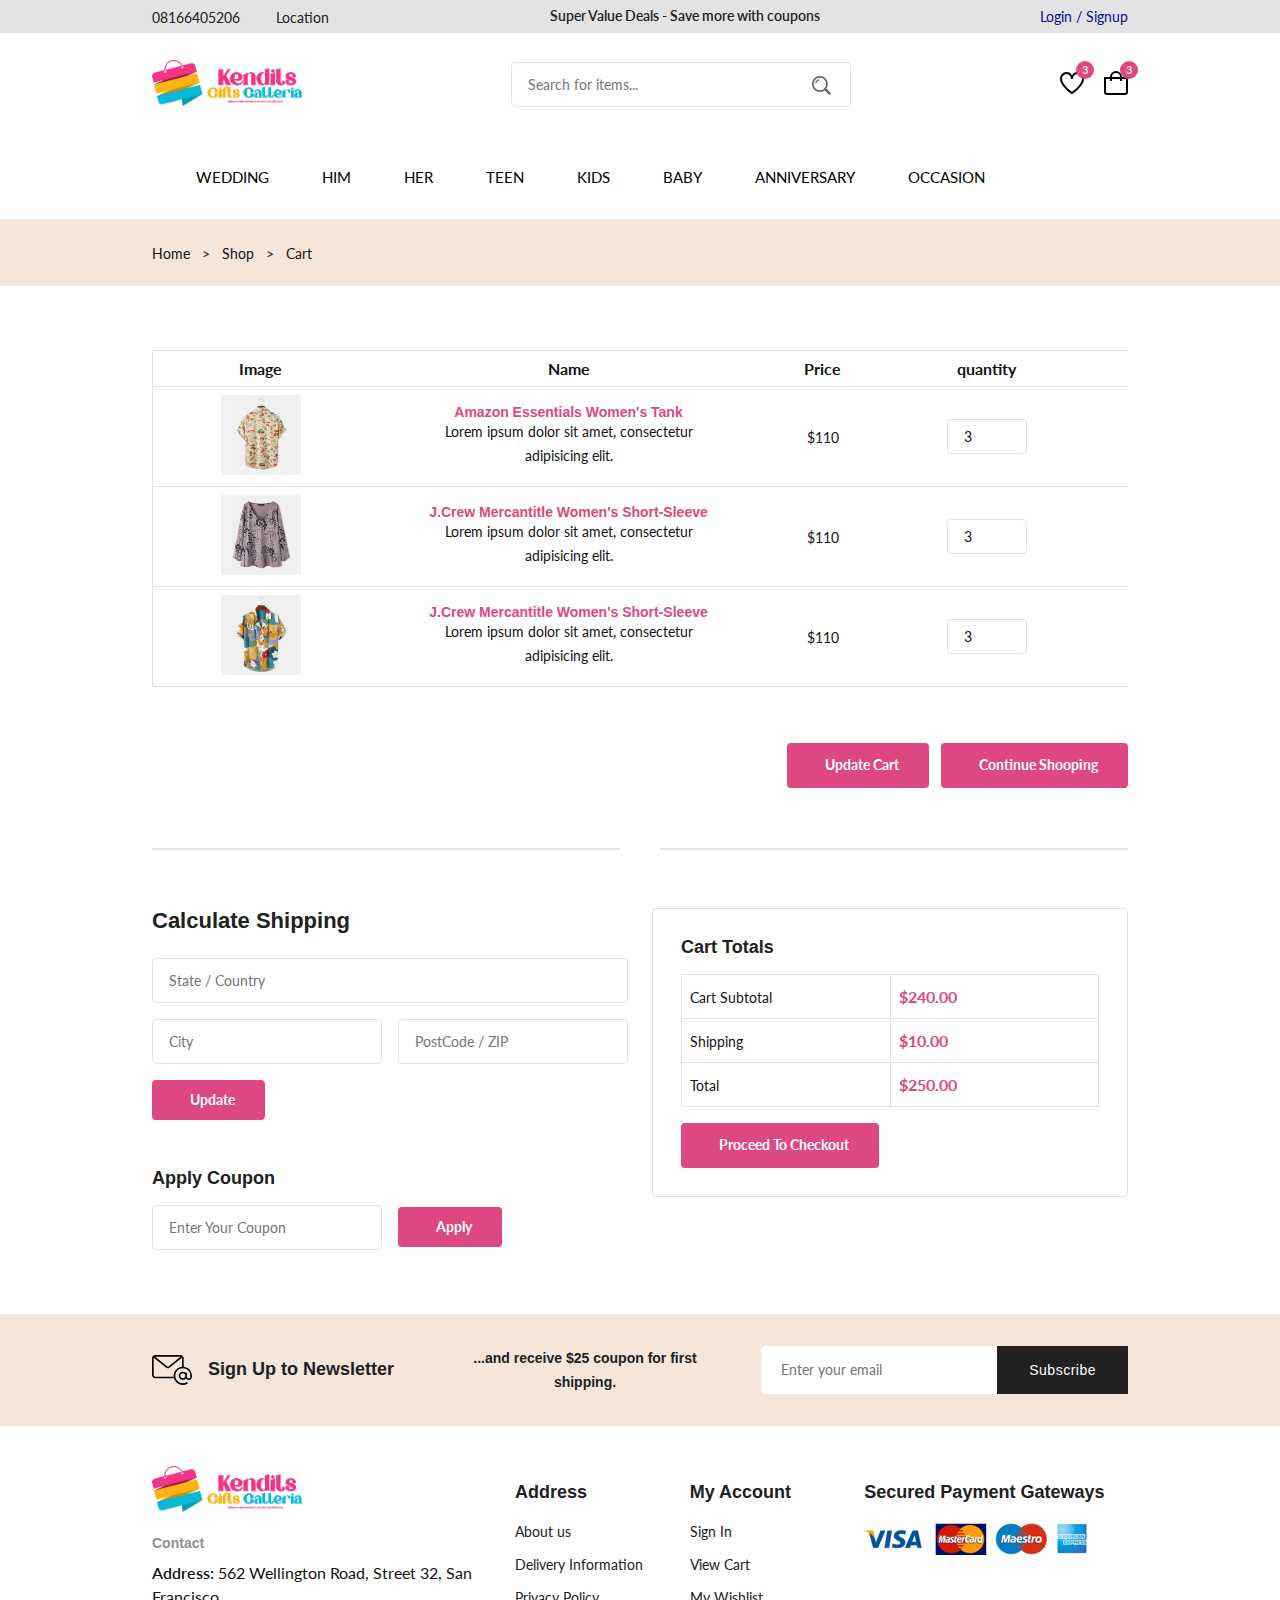
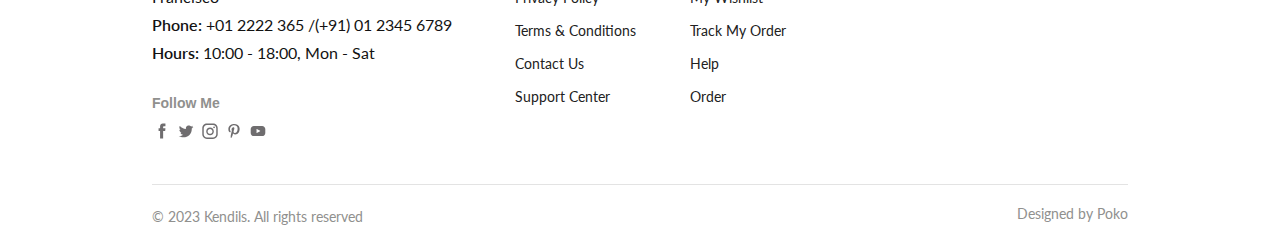
<file: carts.html>
<!DOCTYPE html>
<html lang="en">
  <head>
    <meta charset="UTF-8" />
    <meta name="viewport" content="width=device-width, initial-scale=1.0" />

    <!-- FLATICOIN -->
    <link
      rel="stylesheet"
      href="https://cdn-uicons.flaticon.com/uicons-regular-straight/css/uicons-regular-straight.css"
    />

    <!-- SWIPER CSS -->
    <link
      rel="stylesheet"
      href="https://cdn.jsdelivr.net/npm/swiper@10/swiper-bundle.min.css"
    />

    <!-- CSS -->
    <link rel="stylesheet" href="Assets/css/style.css" />
    <title>Cart</title>
  </head>
  <body>
    <!----- HEADER1 ----->
    <header class="header">
      <div class="header_top">
        <div class="header_container container">
          <div class="header_contact">
            <span>08166405206</span>

            <span>Location</span>
          </div>

          <p class="header_alert-news">
            Super Value Deals - Save more with coupons
          </p>

          <a href="login-register.html" class="header_top-action">
            Login / Signup
          </a>
        </div>
      </div>

      <nav class="nav container">
        <a href="index.html" class="nav_logo">
          <img src="Assets/img/kendilslogo.png" alt="" class="nav_logo-img" />
        </a>

        <div class="nav_menu" id="nav-menu">
          <!-- <ul class="nav_list">
        <li class="nav_item">
          <a href="" class="nav_link">Account</a>
        </li>

        <li class="nav_item">
          <a href="shop.html" class="nav_link">Shop</a>
        </li>

        <li class="nav_item">
          <a href="" class="nav_link">Live chat</a>
        </li>

        <li class="nav_item">
          <a href="" class="nav_link">Login</a>
        </li>
      </ul> -->

          <div class="header_search">
            <input
              type="text"
              placeholder="Search for items..."
              class="form_input"
            />

            <button class="search_btn">
              <img src="Assets/img/search.png" alt="" />
            </button>
          </div>
        </div>

        <div class="header_user-actions">
          <a href="wishlist.html" class="header_action-btn">
            <img src="Assets/img/icon-heart.svg" alt="" />
            <span class="count">3</span>
          </a>

          <a href="carts.html" class="header_action-btn">
            <img src="Assets/img/icon-cart.svg" alt="" />
            <span class="count">3</span>
          </a>
        </div>
      </nav>
    </header>

    <!-- HEADER2 -->
    <header class="header2">
      <div class="container">
        <div class="row v-center">
          <div class="header-item item-left">
            <!-- <div class="logo">
              <a href="#">My logo</a>
            </div> -->
          </div>
          <!-- Menu start here -->
          <div class="header-item item-center">
            <div class="menu-overlay"></div>
            <div class="menu">
              <div class="mobile-menu-head">
                <div class="go-back"><i class="fi-rs-angle-left"></i></div>
                <div class="current-menu-title"></div>
                <div class="mobile-menu-close">&times;</div>
              </div>
              <ul class="menu-main">
                <li class="menu-item-has-children">
                  <a href="shop.html"
                    >WEDDING <i class="fi-rs-angle-down"></i
                  ></a>
                  <div class="sub-menu single-column-menu">
                    <ul>
                      <li><a href="">Wedding Gifts</a></li>
                      <li><a href="">Bridal Shower</a></li>
                      <li><a href="">Brides Gifts</a></li>
                      <li><a href="">Grooms Gifts</a></li>
                      <li><a href="">Couples Wedding Gifts</a></li>
                      <li><a href="">Personalized Wedding Gifts</a></li>
                    </ul>
                  </div>
                </li>

                <li class="menu-item-has-children">
                  <a href="#">HIM<i class="fi-rs-angle-down"></i></a>
                  <div class="sub-menu mega-menu mega-menu-column-4">
                    <div class="list-item">
                      <h4 class="title">Recipient</h4>
                      <ul>
                        <li><a href="#">Gifts for Boyfriend</a></li>
                        <li><a href="#">Gifts for Husband</a></li>
                        <li><a href="#">Gifts for Dad</a></li>
                        <li><a href="#">Gifts for Grandpa</a></li>
                      </ul>
                    </div>

                    <div class="list-item">
                      <h4 class="title">Occasion</h4>

                      <ul>
                        <li><a href="#">Anniversary for Him</a></li>
                        <li><a href="#">Birthday Gifts for Him</a></li>
                        <li><a href="#">Wedding Gifts</a></li>
                        <li><a href="#">Graduation Gifts For Him</a></li>
                      </ul>
                      <h4 class="title">Personality</h4>
                      <ul>
                        <li><a href="#">Gifts for Sports Fans</a></li>
                        <li><a href="#">Gifts for Your Boss</a></li>
                        <li><a href="#">Gifts for Beer Lovers</a></li>
                      </ul>
                    </div>
                  </div>
                </li>

                <li class="menu-item-has-children">
                  <a href="#">HER<i class="fi-rs-angle-down"></i></a>
                  <div class="sub-menu mega-menu mega-menu-column-4">
                    <div class="list-item">
                      <h4 class="title">Recipient</h4>
                      <ul>
                        <li><a href="#">Gifts for Girlfriend</a></li>
                        <li><a href="#">Gifts for Wife</a></li>
                        <li><a href="#">Gifts for Mom</a></li>
                        <li><a href="#">Gifts for Grandma</a></li>
                      </ul>
                    </div>

                    <div class="list-item">
                      <h4 class="title">Occasion</h4>

                      <ul>
                        <li><a href="#">Anniversary for Her</a></li>
                        <li><a href="#">Birthday Gifts for Her</a></li>
                        <li><a href="#">Wedding Gifts</a></li>
                        <li><a href="#">Graduation Gifts For Her</a></li>
                      </ul>
                      <h4 class="title">Personality</h4>
                      <ul>
                        <li><a href="#">Friendship Gifts</a></li>
                        <li><a href="#">Host & Hostess Gifts</a></li>
                        <li><a href="#">Home Decor</a></li>
                      </ul>
                    </div>
                  </div>
                </li>

                <li class="menu-item-has-children">
                  <a href="shop.html">TEEN<i class="fi-rs-angle-down"></i></a>
                  <div class="sub-menu mega-menu mega-menu-column-4">
                    <div class="list-item">
                      <h4 class="title">Teen Boy Gifts</h4>
                      <ul>
                        <li><a href="#">Bestsellers</a></li>
                        <li><a href="#">Teen Boy Birthday Gifts</a></li>
                        <li><a href="#">Boy Confirmation Gifts</a></li>
                        <li><a href="#">Boy Graduation Gifts</a></li>
                      </ul>
                    </div>

                    <div class="list-item">
                      <h4 class="title">Teen Girl Gifts</h4>

                      <ul>
                        <li><a href="#">Bestsellers</a></li>
                        <li><a href="#">Teen Girl Birthday Gifts</a></li>
                        <li><a href="#">Girl Confirmation Gifts</a></li>
                        <li><a href="#">Graduation Gifts</a></li>
                      </ul>
                      <!-- <h4 class="title">Furniture</h4>
                      <ul>
                        <li><a href="#">Product List</a></li>
                        <li><a href="#">Product List</a></li>
                        <li><a href="#">Product List</a></li>
                      </ul> -->
                    </div>
                  </div>
                </li>

                <li class="menu-item-has-children">
                  <a href="shop.html">KIDS<i class="fi-rs-angle-down"></i></a>
                  <div class="sub-menu mega-menu mega-menu-column-4">
                    <div class="list-item">
                      <h4 class="title">Recipient</h4>
                      <ul>
                        <li><a href="#">Gifts for Boys</a></li>
                        <li><a href="#">Gifts for Girls</a></li>
                        <li><a href="#">Gifts for Tween Boys</a></li>
                        <li><a href="#">Gifts for Tween Girls</a></li>
                      </ul>
                      <h4 class="title">By Occasion</h4>
                      <ul>
                        <li><a href="#">Back to School</a></li>
                        <li><a href="#">Birthday Gifts for Kids</a></li>
                        <li><a href="#">First Communion Gifts</a></li>
                        <li><a href="#">Kindergarten Graduation</a></li>
                      </ul>
                    </div>

                    <div class="list-item">
                      <h4 class="title">By Age</h4>

                      <ul>
                        <li><a href="#">Gifts for 3 Year Olds</a></li>
                        <li><a href="#">Gifts for 4 Year Olds</a></li>
                        <li><a href="#">Gifts for 5 Year Olds</a></li>
                        <li><a href="#">Gifts for 6 Year Olds</a></li>
                        <li><a href="#">Gifts for 7 Year Olds</a></li>
                        <li><a href="#">Gifts for 8 Year Olds</a></li>
                        <li><a href="#">Gifts for 9 Year Olds</a></li>
                        <li><a href="#">Gifts for 10 Year Olds</a></li>
                      </ul>
                    </div>
                  </div>
                </li>

                <li class="menu-item-has-children">
                  <a href="shop.html">BABY<i class="fi-rs-angle-down"></i></a>
                  <div class="sub-menu mega-menu mega-menu-column-4">
                    <div class="list-item">
                      <h4 class="title">Occasion</h4>
                      <ul>
                        <li><a href="#">Baby Shower Gifts</a></li>
                        <li><a href="#">New Baby Gifts</a></li>
                        <li><a href="#">First Birthday Gifts</a></li>
                        <li><a href="#">Baptism Gifts</a></li>
                      </ul>
                    </div>

                    <div class="list-item">
                      <h4 class="title">By Age</h4>

                      <ul>
                        <li><a href="#">1 to 3 Month Old Gifts</a></li>
                        <li><a href="#">4 to 6 Month Old Gifts</a></li>
                        <li><a href="#">7 to 11 Month Old Gifts</a></li>
                        <li><a href="#">Gifts for 1 Year Olds</a></li>
                        <li><a href="#">Gifts for 2 Year Olds</a></li>
                      </ul>
                      <!-- <h4 class="title">Furniture</h4>
                      <ul>
                        <li><a href="#">Product List</a></li>
                        <li><a href="#">Product List</a></li>
                        <li><a href="#">Product List</a></li>
                      </ul> -->
                    </div>
                  </div>
                </li>

                <li class="menu-item-has-children">
                  <a href="shop.html"
                    >ANNIVERSARY<i class="fi-rs-angle-down"></i
                  ></a>
                  <div class="sub-menu mega-menu mega-menu-column-4">
                    <div class="list-item">
                      <!-- <h4 class="title">Men's Fashion</h4> -->
                      <ul>
                        <li><a href="#">Anniversary Gifts</a></li>
                        <li><a href="#">For Him</a></li>
                        <li><a href="#">For Her</a></li>
                        <li><a href="#">For the Couple</a></li>
                      </ul>
                    </div>

                    <div class="list-item">
                      <h4 class="title">Year</h4>

                      <ul>
                        <li><a href="#">1st Anniversary Gifts</a></li>
                        <li><a href="#">5th Anniversary Gifts</a></li>
                        <li><a href="#">10th Anniversary Gifts</a></li>
                        <li><a href="#">25th Anniversary Gifts</a></li>
                        <li><a href="#">50th Anniversary Gifts</a></li>
                      </ul>
                      <!-- <h4 class="title">Furniture</h4>
                      <ul>
                        <li><a href="#">Product List</a></li>
                        <li><a href="#">Product List</a></li>
                        <li><a href="#">Product List</a></li>
                      </ul> -->
                    </div>
                  </div>
                </li>

                <li class="menu-item-has-children">
                  <a href="#">OCCASION<i class="fi-rs-angle-down"></i></a>
                  <div class="sub-menu mega-menu mega-menu-column-4">
                    <div class="list-item">
                      <h4 class="title">Upcoming Holidays</h4>
                      <ul>
                        <li><a href="#">Back to School</a></li>
                        <li><a href="#">Grandparents Day (9/10)</a></li>
                      </ul>
                    </div>

                    <div class="list-item">
                      <h4 class="title">Top Occasions</h4>

                      <ul>
                        <li><a href="#">Anniversary Gifts</a></li>
                        <li><a href="#">Birthday Gifts</a></li>
                        <li><a href="#">Bridal Shower Gifts</a></li>
                        <li><a href="#">Congratulations Gifts</a></li>
                        <li><a href="#">Entertaining Gifts</a></li>
                        <li><a href="#">Get Well Soon Gifts</a></li>
                        <li><a href="#">Graduation Gifts</a></li>
                        <li><a href="#">Housewarming Gifts</a></li>
                        <li><a href="#">Religious Gifts</a></li>
                        <li><a href="#">Retirement Gifts</a></li>
                        <li><a href="#">Sympathy Gifts</a></li>
                        <li><a href="#">Thank You Gifts</a></li>
                        <li><a href="#">Wedding Gifts</a></li>
                      </ul>
                      <!-- <h4 class="title">Furniture</h4>
                      <ul>
                        <li><a href="#">Product List</a></li>
                        <li><a href="#">Product List</a></li>
                        <li><a href="#">Product List</a></li>
                      </ul> -->
                    </div>
                  </div>
                </li>

                <li class="menu-item-has-children">
                  <a href="login-register.html" class="mobile-login"
                    >Login / Signup</a
                  >
                </li>
              </ul>
            </div>
          </div>
          <!-- Menu end here -->
          <div class="header-item item-right">
            <!-- <a href="#"><i class="fi-rs-search"></i></a>
            <a href="#"><i class="fi-rs-search"></i></a>
            <a href="#"><i class="fi-rs-search"></i></a> -->
            <!-- mobile menu trigger -->
            <div class="mobile-menu-trigger">
              <span></span>
            </div>
          </div>
        </div>
      </div>
    </header>

    <!----- MAIN ----->
    <main class="main">
      <!----- BREADCRUMB ----->
      <section class="breadcrumb">
        <ul class="breadcrumb_list flex container">
          <li><a href="index.html" class="breadcrumb_link">Home</a></li>
          <li><span class="breadcrumb_link">></span></li>
          <li><span class="breadcrumb_link">Shop</span></li>
          <li><span class="breadcrumb_link">></span></li>
          <li><span class="breadcrumb_link">Cart</span></li>
        </ul>
      </section>

      <!----- CART ----->
      <section class="cart section_lg container">
        <div class="table_container">
          <table class="table">
            <tr>
              <th>Image</th>
              <th>Name</th>
              <th>Price</th>
              <th>quantity</th>
              <th>Subtotal</th>
              <th>Remove</th>
            </tr>

            <tr>
              <td>
                <img
                  src="Assets/img/product-1-2.jpg"
                  alt=""
                  class="table_img"
                />
              </td>

              <td>
                <h3 class="table_title">Amazon Essentials Women's Tank</h3>
                <p class="table_description">
                  Lorem ipsum dolor sit amet, consectetur adipisicing elit.
                </p>
              </td>

              <td><span class="table_price">$110</span></td>

              <td><input type="number" value="3" class="quantity" /></td>

              <td><span class="table_subtotal">$220</span></td>

              <td><i class="fi fi-rs-trash table_trash"></i></td>
            </tr>

            <tr>
              <td>
                <img
                  src="Assets/img/product-7-1.jpg"
                  alt=""
                  class="table_img"
                />
              </td>

              <td>
                <h3 class="table_title">
                  J.Crew Mercantitle Women's Short-Sleeve
                </h3>
                <p class="table_description">
                  Lorem ipsum dolor sit amet, consectetur adipisicing elit.
                </p>
              </td>

              <td><span class="table_price">$110</span></td>

              <td><input type="number" value="3" class="quantity" /></td>

              <td><span class="table_subtotal">$220</span></td>

              <td><i class="fi fi-rs-trash table_trash"></i></td>
            </tr>

            <tr>
              <td>
                <img
                  src="Assets/img/product-2-1.jpg"
                  alt=""
                  class="table_img"
                />
              </td>

              <td>
                <h3 class="table_title">
                  J.Crew Mercantitle Women's Short-Sleeve
                </h3>
                <p class="table_description">
                  Lorem ipsum dolor sit amet, consectetur adipisicing elit.
                </p>
              </td>

              <td><span class="table_price">$110</span></td>

              <td><input type="number" value="3" class="quantity" /></td>

              <td><span class="table_subtotal">$220</span></td>

              <td><i class="fi fi-rs-trash table_trash"></i></td>
            </tr>
          </table>
        </div>

        <div class="cart_actions">
          <a href="" class="btn flex btn-md">
            <i class="fi-rs-shuffle"></i> Update Cart
          </a>

          <a href="" class="btn flex btn-md">
            <i class="fi-rs-shopping-bag-add"></i> Continue Shooping
          </a>
        </div>

        <div class="divider">
          <i class="fi fi-rs-cart-minus"></i>
        </div>

        <div class="cart_group grid">
          <div>
            <div class="cart_shipping">
              <h3 class="section_title">Calculate Shipping</h3>

              <form action="" class="form grid">
                <input
                  type="text"
                  placeholder="State / Country"
                  class="form_input"
                />

                <div class="form_group grid">
                  <input type="text" placeholder="City" class="form_input" />

                  <input
                    type="text"
                    placeholder="PostCode / ZIP"
                    class="form_input"
                  />
                </div>

                <div class="form_btn">
                  <button class="btn flex btn-sm">
                    <i class="fi-rs-shuffle"></i>Update
                  </button>
                </div>
              </form>
            </div>

            <div class="cart_coupon">
              <h3 class="section_title">Apply Coupon</h3>

              <form action="" class="coupon_form form grid">
                <div class="form_group grid">
                  <input
                    type="text"
                    class="form_input"
                    placeholder="Enter Your Coupon"
                  />

                  <div class="form_btn">
                    <button class="btn flex btn-sm">
                      <i class="fi-rs-label"></i>Apply
                    </button>
                  </div>
                </div>
              </form>
            </div>
          </div>

          <div class="cart_total">
            <h3 class="section_title">Cart Totals</h3>

            <table class="cart_total-table">
              <tr>
                <td><span class="cart_total-title">Cart Subtotal</span></td>
                <td><span class="cart_total-price">$240.00</span></td>
              </tr>

              <tr>
                <td><span class="cart_total-title">Shipping</span></td>
                <td><span class="cart_total-price">$10.00</span></td>
              </tr>

              <tr>
                <td><span class="cart_total-title">Total</span></td>
                <td><span class="cart_total-price">$250.00</span></td>
              </tr>
            </table>

            <a href="checkout.html" class="btn flex btn-md">
              <i class="fi fi-rs-box-alt"></i>Proceed To Checkout
            </a>
          </div>
        </div>
      </section>

      <!----- NEWSLETTER ----->
      <section class="newsletter section">
        <div class="newsletter_container container grid">
          <h3 class="newsletter_title flex">
            <img
              src="Assets/img/icon-email.svg"
              alt=""
              class="newsletter_icon"
            />
            Sign Up to Newsletter
          </h3>

          <p class="newsletter_description">
            ...and receive $25 coupon for first shipping.
          </p>

          <form action="" class="newsletter_form">
            <input
              type="text"
              placeholder="Enter your email"
              class="newsletter_input"
            />
            <button type="submit" class="newsletter_btn">Subscribe</button>
          </form>
        </div>
      </section>
    </main>

    <!----- FOOTER ----->
    <footer class="footer container">
      <div class="footer_container grid">
        <div class="footer_content">
          <a href="index.html" class="footer_logo">
            <img
              src="Assets/img/kendilslogo.png"
              alt=""
              class="footer_logo-img"
            />
          </a>

          <h4 class="footer_subtitle">Contact</h4>

          <p class="footer_description">
            <span>Address:</span> 562 Wellington Road, Street 32, San Francisco
          </p>

          <p class="footer_description">
            <span>Phone:</span> +01 2222 365 /(+91) 01 2345 6789
          </p>

          <p class="footer_description">
            <span>Hours:</span> 10:00 - 18:00, Mon - Sat
          </p>

          <div class="footer_social">
            <h4 class="footer_subtitle">Follow Me</h4>

            <div class="footer_social-links flex">
              <a href="">
                <img
                  src="Assets/img/icon-facebook.svg"
                  alt=""
                  class="footer_social-icon"
                />
              </a>

              <a href="">
                <img
                  src="Assets/img/icon-twitter.svg"
                  alt=""
                  class="footer_social-icon"
                />
              </a>

              <a href="">
                <img
                  src="Assets/img/icon-instagram.svg"
                  alt=""
                  class="footer_social-icon"
                />
              </a>

              <a href="">
                <img
                  src="Assets/img/icon-pinterest.svg"
                  alt=""
                  class="footer_social-icon"
                />
              </a>

              <a href="">
                <img
                  src="Assets/img/icon-youtube.svg"
                  alt=""
                  class="footer_social-icon"
                />
              </a>
            </div>
          </div>
        </div>

        <div class="footer_content">
          <h3 class="footer_title">Address</h3>

          <ul class="footer_links">
            <li><a href="" class="footer_link">About us</a></li>
            <li><a href="" class="footer_link">Delivery Information</a></li>
            <li><a href="" class="footer_link">Privacy Policy</a></li>
            <li><a href="" class="footer_link">Terms & Conditions</a></li>
            <li><a href="" class="footer_link">Contact Us</a></li>
            <li><a href="" class="footer_link">Support Center</a></li>
          </ul>
        </div>

        <div class="footer_content">
          <h3 class="footer_title">My Account</h3>

          <ul class="footer_links">
            <li><a href="" class="footer_link">Sign In</a></li>
            <li><a href="" class="footer_link">View Cart</a></li>
            <li><a href="" class="footer_link">My Wishlist</a></li>
            <li><a href="" class="footer_link">Track My Order</a></li>
            <li><a href="" class="footer_link">Help</a></li>
            <li><a href="" class="footer_link">Order</a></li>
          </ul>
        </div>

        <div class="footer_content">
          <h3 class="footer_title">Secured Payment Gateways</h3>

          <img src="Assets/img/payment-method.png" alt="" class="payment_img" />
        </div>
      </div>

      <div class="footer_bottom">
        <p class="copyright">&copy; 2023 Kendils. All rights reserved</p>
        <span class="designer">Designed by Poko</span>
      </div>
    </footer>

    <!----- SWIPER JS ----->
    <script src="https://cdn.jsdelivr.net/npm/swiper@10/swiper-bundle.min.js"></script>

    <!----- MAIN JS ----->
    <script src="Assets/js/main.js"></script>
  </body>
</html>
</file>
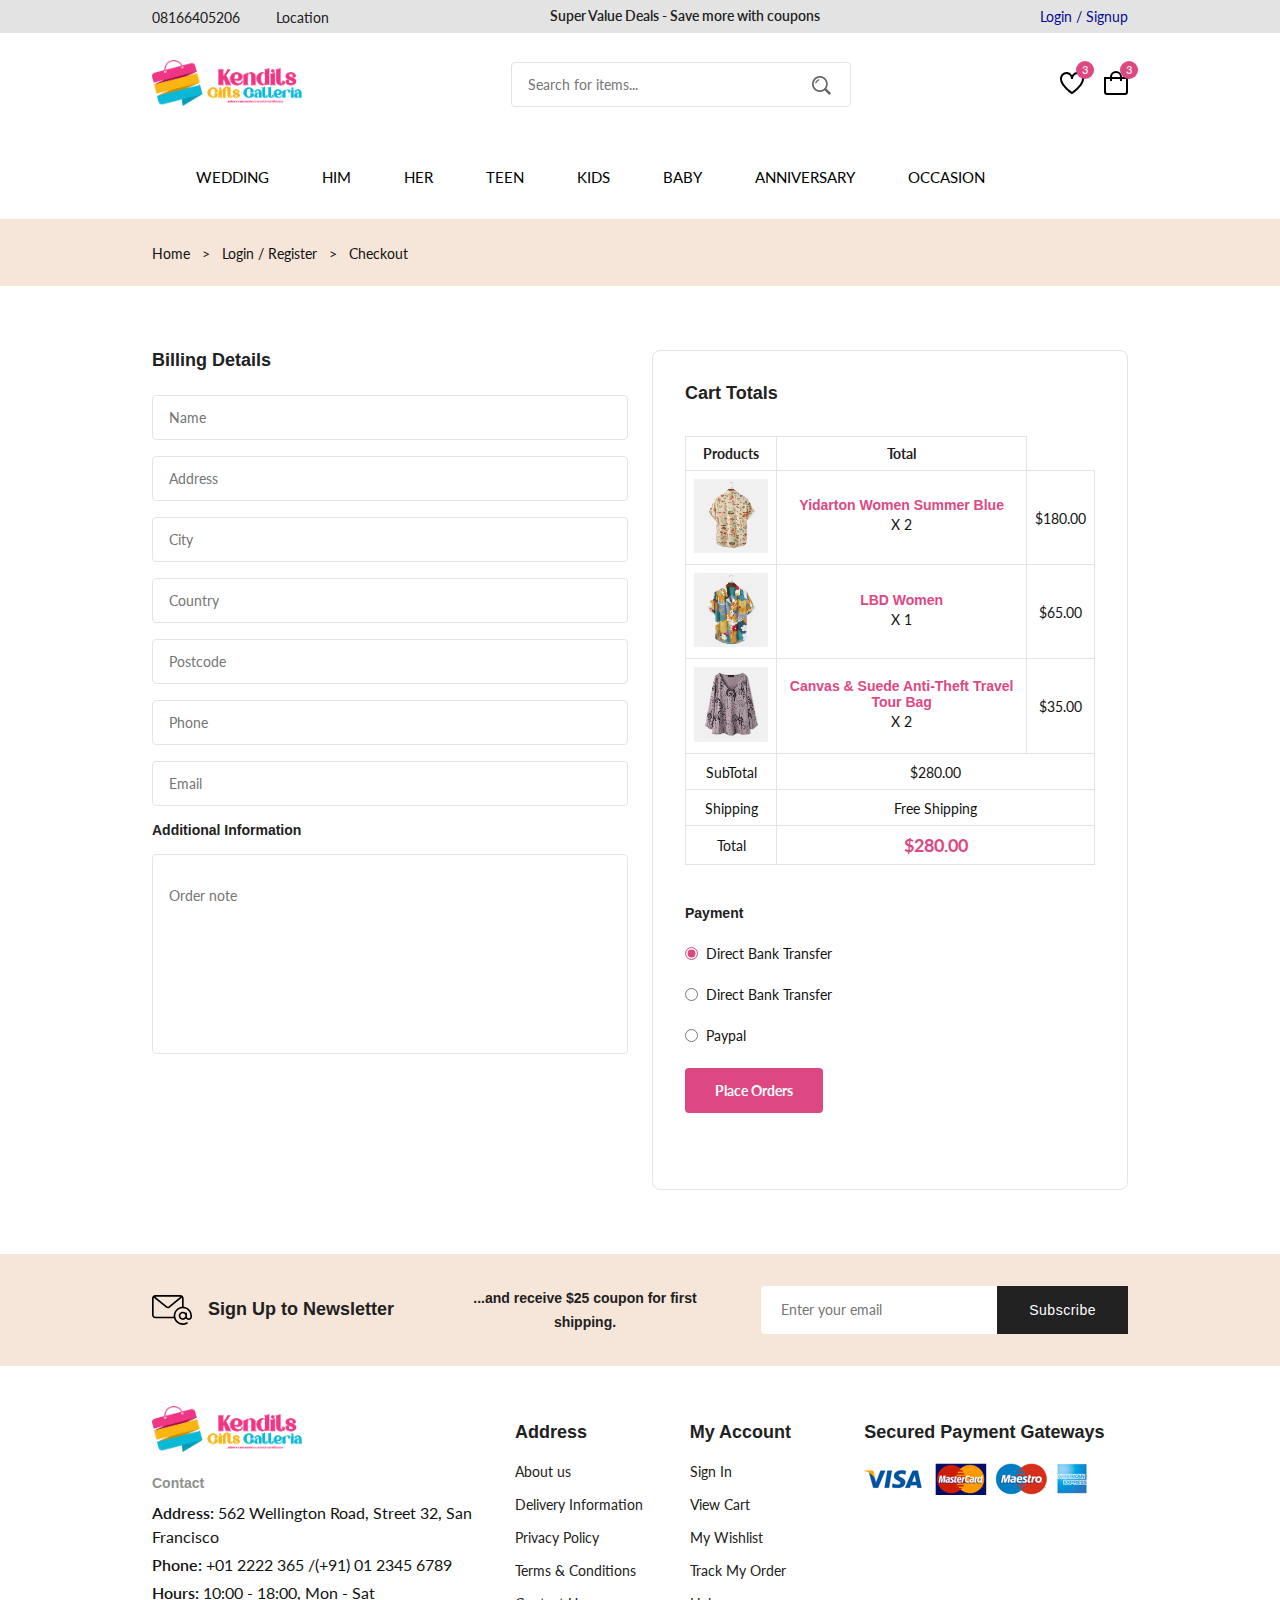
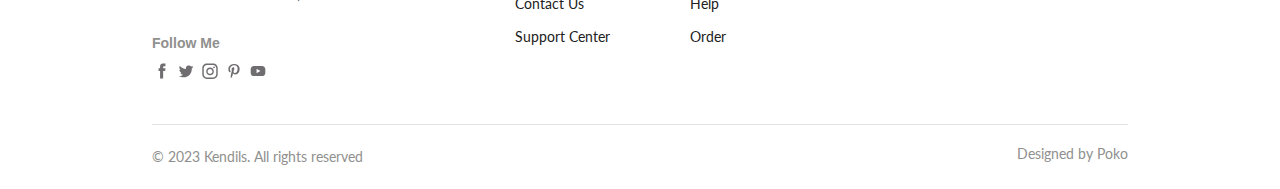
<file: checkout.html>
<!DOCTYPE html>
<html lang="en">
  <head>
    <meta charset="UTF-8" />
    <meta name="viewport" content="width=device-width, initial-scale=1.0" />

    <!-- FLATICOIN -->
    <link
      rel="stylesheet"
      href="https://cdn-uicons.flaticon.com/uicons-regular-straight/css/uicons-regular-straight.css"
    />

    <!-- SWIPER CSS -->
    <link
      rel="stylesheet"
      href="https://cdn.jsdelivr.net/npm/swiper@10/swiper-bundle.min.css"
    />

    <!-- CSS -->
    <link rel="stylesheet" href="Assets/css/style.css" />
    <title>Checkout</title>
  </head>
  <body>
    <!----- HEADER1 ----->
    <header class="header">
      <div class="header_top">
        <div class="header_container container">
          <div class="header_contact">
            <span>08166405206</span>

            <span>Location</span>
          </div>

          <p class="header_alert-news">
            Super Value Deals - Save more with coupons
          </p>

          <a href="login-register.html" class="header_top-action">
            Login / Signup
          </a>
        </div>
      </div>

      <nav class="nav container">
        <a href="index.html" class="nav_logo">
          <img src="Assets/img/kendilslogo.png" alt="" class="nav_logo-img" />
        </a>

        <div class="nav_menu" id="nav-menu">
          <!-- <ul class="nav_list">
          <li class="nav_item">
            <a href="" class="nav_link">Account</a>
          </li>

          <li class="nav_item">
            <a href="shop.html" class="nav_link">Shop</a>
          </li>

          <li class="nav_item">
            <a href="" class="nav_link">Live chat</a>
          </li>

          <li class="nav_item">
            <a href="" class="nav_link">Login</a>
          </li>
        </ul> -->

          <div class="header_search">
            <input
              type="text"
              placeholder="Search for items..."
              class="form_input"
            />

            <button class="search_btn">
              <img src="Assets/img/search.png" alt="" />
            </button>
          </div>
        </div>

        <div class="header_user-actions">
          <a href="wishlist.html" class="header_action-btn">
            <img src="Assets/img/icon-heart.svg" alt="" />
            <span class="count">3</span>
          </a>

          <a href="carts.html" class="header_action-btn">
            <img src="Assets/img/icon-cart.svg" alt="" />
            <span class="count">3</span>
          </a>
        </div>
      </nav>
    </header>

    <!-- HEADER2 -->
    <header class="header2">
      <div class="container">
        <div class="row v-center">
          <div class="header-item item-left">
            <!-- <div class="logo">
              <a href="#">My logo</a>
            </div> -->
          </div>
          <!-- Menu start here -->
          <div class="header-item item-center">
            <div class="menu-overlay"></div>
            <div class="menu">
              <div class="mobile-menu-head">
                <div class="go-back"><i class="fi-rs-angle-left"></i></div>
                <div class="current-menu-title"></div>
                <div class="mobile-menu-close">&times;</div>
              </div>
              <ul class="menu-main">
                <li class="menu-item-has-children">
                  <a href="shop.html"
                    >WEDDING <i class="fi-rs-angle-down"></i
                  ></a>
                  <div class="sub-menu single-column-menu">
                    <ul>
                      <li><a href="">Wedding Gifts</a></li>
                      <li><a href="">Bridal Shower</a></li>
                      <li><a href="">Brides Gifts</a></li>
                      <li><a href="">Grooms Gifts</a></li>
                      <li><a href="">Couples Wedding Gifts</a></li>
                      <li><a href="">Personalized Wedding Gifts</a></li>
                    </ul>
                  </div>
                </li>

                <li class="menu-item-has-children">
                  <a href="#">HIM<i class="fi-rs-angle-down"></i></a>
                  <div class="sub-menu mega-menu mega-menu-column-4">
                    <div class="list-item">
                      <h4 class="title">Recipient</h4>
                      <ul>
                        <li><a href="#">Gifts for Boyfriend</a></li>
                        <li><a href="#">Gifts for Husband</a></li>
                        <li><a href="#">Gifts for Dad</a></li>
                        <li><a href="#">Gifts for Grandpa</a></li>
                      </ul>
                    </div>

                    <div class="list-item">
                      <h4 class="title">Occasion</h4>

                      <ul>
                        <li><a href="#">Anniversary for Him</a></li>
                        <li><a href="#">Birthday Gifts for Him</a></li>
                        <li><a href="#">Wedding Gifts</a></li>
                        <li><a href="#">Graduation Gifts For Him</a></li>
                      </ul>
                      <h4 class="title">Personality</h4>
                      <ul>
                        <li><a href="#">Gifts for Sports Fans</a></li>
                        <li><a href="#">Gifts for Your Boss</a></li>
                        <li><a href="#">Gifts for Beer Lovers</a></li>
                      </ul>
                    </div>
                  </div>
                </li>

                <li class="menu-item-has-children">
                  <a href="#">HER<i class="fi-rs-angle-down"></i></a>
                  <div class="sub-menu mega-menu mega-menu-column-4">
                    <div class="list-item">
                      <h4 class="title">Recipient</h4>
                      <ul>
                        <li><a href="#">Gifts for Girlfriend</a></li>
                        <li><a href="#">Gifts for Wife</a></li>
                        <li><a href="#">Gifts for Mom</a></li>
                        <li><a href="#">Gifts for Grandma</a></li>
                      </ul>
                    </div>

                    <div class="list-item">
                      <h4 class="title">Occasion</h4>

                      <ul>
                        <li><a href="#">Anniversary for Her</a></li>
                        <li><a href="#">Birthday Gifts for Her</a></li>
                        <li><a href="#">Wedding Gifts</a></li>
                        <li><a href="#">Graduation Gifts For Her</a></li>
                      </ul>
                      <h4 class="title">Personality</h4>
                      <ul>
                        <li><a href="#">Friendship Gifts</a></li>
                        <li><a href="#">Host & Hostess Gifts</a></li>
                        <li><a href="#">Home Decor</a></li>
                      </ul>
                    </div>
                  </div>
                </li>

                <li class="menu-item-has-children">
                  <a href="shop.html">TEEN<i class="fi-rs-angle-down"></i></a>
                  <div class="sub-menu mega-menu mega-menu-column-4">
                    <div class="list-item">
                      <h4 class="title">Teen Boy Gifts</h4>
                      <ul>
                        <li><a href="#">Bestsellers</a></li>
                        <li><a href="#">Teen Boy Birthday Gifts</a></li>
                        <li><a href="#">Boy Confirmation Gifts</a></li>
                        <li><a href="#">Boy Graduation Gifts</a></li>
                      </ul>
                    </div>

                    <div class="list-item">
                      <h4 class="title">Teen Girl Gifts</h4>

                      <ul>
                        <li><a href="#">Bestsellers</a></li>
                        <li><a href="#">Teen Girl Birthday Gifts</a></li>
                        <li><a href="#">Girl Confirmation Gifts</a></li>
                        <li><a href="#">Graduation Gifts</a></li>
                      </ul>
                      <!-- <h4 class="title">Furniture</h4>
                      <ul>
                        <li><a href="#">Product List</a></li>
                        <li><a href="#">Product List</a></li>
                        <li><a href="#">Product List</a></li>
                      </ul> -->
                    </div>
                  </div>
                </li>

                <li class="menu-item-has-children">
                  <a href="shop.html">KIDS<i class="fi-rs-angle-down"></i></a>
                  <div class="sub-menu mega-menu mega-menu-column-4">
                    <div class="list-item">
                      <h4 class="title">Recipient</h4>
                      <ul>
                        <li><a href="#">Gifts for Boys</a></li>
                        <li><a href="#">Gifts for Girls</a></li>
                        <li><a href="#">Gifts for Tween Boys</a></li>
                        <li><a href="#">Gifts for Tween Girls</a></li>
                      </ul>
                      <h4 class="title">By Occasion</h4>
                      <ul>
                        <li><a href="#">Back to School</a></li>
                        <li><a href="#">Birthday Gifts for Kids</a></li>
                        <li><a href="#">First Communion Gifts</a></li>
                        <li><a href="#">Kindergarten Graduation</a></li>
                      </ul>
                    </div>

                    <div class="list-item">
                      <h4 class="title">By Age</h4>

                      <ul>
                        <li><a href="#">Gifts for 3 Year Olds</a></li>
                        <li><a href="#">Gifts for 4 Year Olds</a></li>
                        <li><a href="#">Gifts for 5 Year Olds</a></li>
                        <li><a href="#">Gifts for 6 Year Olds</a></li>
                        <li><a href="#">Gifts for 7 Year Olds</a></li>
                        <li><a href="#">Gifts for 8 Year Olds</a></li>
                        <li><a href="#">Gifts for 9 Year Olds</a></li>
                        <li><a href="#">Gifts for 10 Year Olds</a></li>
                      </ul>
                    </div>
                  </div>
                </li>

                <li class="menu-item-has-children">
                  <a href="shop.html">BABY<i class="fi-rs-angle-down"></i></a>
                  <div class="sub-menu mega-menu mega-menu-column-4">
                    <div class="list-item">
                      <h4 class="title">Occasion</h4>
                      <ul>
                        <li><a href="#">Baby Shower Gifts</a></li>
                        <li><a href="#">New Baby Gifts</a></li>
                        <li><a href="#">First Birthday Gifts</a></li>
                        <li><a href="#">Baptism Gifts</a></li>
                      </ul>
                    </div>

                    <div class="list-item">
                      <h4 class="title">By Age</h4>

                      <ul>
                        <li><a href="#">1 to 3 Month Old Gifts</a></li>
                        <li><a href="#">4 to 6 Month Old Gifts</a></li>
                        <li><a href="#">7 to 11 Month Old Gifts</a></li>
                        <li><a href="#">Gifts for 1 Year Olds</a></li>
                        <li><a href="#">Gifts for 2 Year Olds</a></li>
                      </ul>
                      <!-- <h4 class="title">Furniture</h4>
                      <ul>
                        <li><a href="#">Product List</a></li>
                        <li><a href="#">Product List</a></li>
                        <li><a href="#">Product List</a></li>
                      </ul> -->
                    </div>
                  </div>
                </li>

                <li class="menu-item-has-children">
                  <a href="shop.html"
                    >ANNIVERSARY<i class="fi-rs-angle-down"></i
                  ></a>
                  <div class="sub-menu mega-menu mega-menu-column-4">
                    <div class="list-item">
                      <!-- <h4 class="title">Men's Fashion</h4> -->
                      <ul>
                        <li><a href="#">Anniversary Gifts</a></li>
                        <li><a href="#">For Him</a></li>
                        <li><a href="#">For Her</a></li>
                        <li><a href="#">For the Couple</a></li>
                      </ul>
                    </div>

                    <div class="list-item">
                      <h4 class="title">Year</h4>

                      <ul>
                        <li><a href="#">1st Anniversary Gifts</a></li>
                        <li><a href="#">5th Anniversary Gifts</a></li>
                        <li><a href="#">10th Anniversary Gifts</a></li>
                        <li><a href="#">25th Anniversary Gifts</a></li>
                        <li><a href="#">50th Anniversary Gifts</a></li>
                      </ul>
                      <!-- <h4 class="title">Furniture</h4>
                      <ul>
                        <li><a href="#">Product List</a></li>
                        <li><a href="#">Product List</a></li>
                        <li><a href="#">Product List</a></li>
                      </ul> -->
                    </div>
                  </div>
                </li>

                <li class="menu-item-has-children">
                  <a href="#">OCCASION<i class="fi-rs-angle-down"></i></a>
                  <div class="sub-menu mega-menu mega-menu-column-4">
                    <div class="list-item">
                      <h4 class="title">Upcoming Holidays</h4>
                      <ul>
                        <li><a href="#">Back to School</a></li>
                        <li><a href="#">Grandparents Day (9/10)</a></li>
                      </ul>
                    </div>

                    <div class="list-item">
                      <h4 class="title">Top Occasions</h4>

                      <ul>
                        <li><a href="#">Anniversary Gifts</a></li>
                        <li><a href="#">Birthday Gifts</a></li>
                        <li><a href="#">Bridal Shower Gifts</a></li>
                        <li><a href="#">Congratulations Gifts</a></li>
                        <li><a href="#">Entertaining Gifts</a></li>
                        <li><a href="#">Get Well Soon Gifts</a></li>
                        <li><a href="#">Graduation Gifts</a></li>
                        <li><a href="#">Housewarming Gifts</a></li>
                        <li><a href="#">Religious Gifts</a></li>
                        <li><a href="#">Retirement Gifts</a></li>
                        <li><a href="#">Sympathy Gifts</a></li>
                        <li><a href="#">Thank You Gifts</a></li>
                        <li><a href="#">Wedding Gifts</a></li>
                      </ul>
                      <!-- <h4 class="title">Furniture</h4>
                      <ul>
                        <li><a href="#">Product List</a></li>
                        <li><a href="#">Product List</a></li>
                        <li><a href="#">Product List</a></li>
                      </ul> -->
                    </div>
                  </div>
                </li>

                <li class="menu-item-has-children">
                  <a href="login-register.html" class="mobile-login"
                    >Login / Signup</a
                  >
                </li>
              </ul>
            </div>
          </div>
          <!-- Menu end here -->
          <div class="header-item item-right">
            <!-- <a href="#"><i class="fi-rs-search"></i></a>
            <a href="#"><i class="fi-rs-search"></i></a>
            <a href="#"><i class="fi-rs-search"></i></a> -->
            <!-- mobile menu trigger -->
            <div class="mobile-menu-trigger">
              <span></span>
            </div>
          </div>
        </div>
      </div>
    </header>

    <!----- MAIN ----->
    <main class="main">
      <!----- BREADCRUMB ----->
      <section class="breadcrumb">
        <ul class="breadcrumb_list flex container">
          <li><a href="index.html" class="breadcrumb_link">Home</a></li>
          <li><span class="breadcrumb_link">></span></li>
          <li><span class="breadcrumb_link">Login / Register</span></li>
          <li><span class="breadcrumb_link">></span></li>
          <li><span class="breadcrumb_link">Checkout</span></li>
        </ul>
      </section>

      <!----- CHECKOUT ----->
      <section class="checkout section_lg">
        <div class="checkout_container container grid">
          <div class="checkout_group">
            <h3 class="section_title">Billing Details</h3>

            <form action="" class="form grid">
              <input type="text" placeholder="Name" class="form_input" />

              <input type="text" placeholder="Address" class="form_input" />

              <input type="text" placeholder="City" class="form_input" />

              <input type="text" placeholder="Country" class="form_input" />

              <input type="text" placeholder="Postcode" class="form_input" />

              <input type="text" placeholder="Phone" class="form_input" />

              <input type="email" placeholder="Email" class="form_input" />

              <h3 class="checkout_title">Additional Information</h3>

              <textarea
                name=""
                placeholder="Order note"
                id=""
                cols="30"
                rows="10"
                class="form_input text_area"
              ></textarea>
            </form>
          </div>

          <div class="checkout_group">
            <h3 class="checkout_title1">Cart Totals</h3>

            <table class="order_table">
              <tr>
                <th>Products</th>
                <th>Total</th>
              </tr>

              <tr>
                <td>
                  <img
                    src="Assets/img/product-1-2.jpg"
                    alt=""
                    class="order_img"
                  />
                </td>

                <td>
                  <h3 class="table_title">Yidarton Women Summer Blue</h3>
                  <p class="table_quantity">X 2</p>
                </td>

                <td><span class="table_price">$180.00</span></td>
              </tr>

              <tr>
                <td>
                  <img
                    src="Assets/img/product-2-1.jpg"
                    alt=""
                    class="order_img"
                  />
                </td>

                <td>
                  <h3 class="table_title">LBD Women</h3>
                  <p class="table_quantity">X 1</p>
                </td>

                <td><span class="table_price">$65.00</span></td>
              </tr>

              <tr>
                <td>
                  <img
                    src="Assets/img/product-7-1.jpg"
                    alt=""
                    class="order_img"
                  />
                </td>

                <td>
                  <h3 class="table_title">
                    Canvas & Suede Anti-Theft Travel Tour Bag
                  </h3>
                  <p class="table_quantity">X 2</p>
                </td>

                <td><span class="table_price">$35.00</span></td>
              </tr>

              <tr>
                <td><span class="order_subtitle">SubTotal</span></td>
                <td colspan="2"><span class="table_price">$280.00</span></td>
              </tr>

              <tr>
                <td><span class="order_subtitle">Shipping</span></td>
                <td colspan="2">
                  <span class="table_price">Free Shipping</span>
                </td>
              </tr>

              <tr>
                <td><span class="order_subtitle">Total</span></td>
                <td colspan="2">
                  <span class="order_grand-total">$280.00</span>
                </td>
              </tr>
            </table>

            <div class="payment_methods">
              <h3 class="checkout_title payment_title">Payment</h3>

              <div class="payment_option flex">
                <input
                  type="radio"
                  name="radio"
                  checked
                  class="payment_input"
                />
                <label for="" class="payment_label">Direct Bank Transfer</label>
              </div>

              <div class="payment_option flex">
                <input type="radio" name="radio" class="payment_input" />
                <label for="" class="payment_label">Direct Bank Transfer</label>
              </div>

              <div class="payment_option flex">
                <input type="radio" name="radio" class="payment_input" />
                <label for="" class="payment_label">Paypal</label>
              </div>

              <button class="btn btn-md">Place Orders</button>
            </div>
          </div>
        </div>
      </section>

      <!----- NEWSLETTER ----->
      <section class="newsletter section">
        <div class="newsletter_container container grid">
          <h3 class="newsletter_title flex">
            <img
              src="Assets/img/icon-email.svg"
              alt=""
              class="newsletter_icon"
            />
            Sign Up to Newsletter
          </h3>

          <p class="newsletter_description">
            ...and receive $25 coupon for first shipping.
          </p>

          <form action="" class="newsletter_form">
            <input
              type="text"
              placeholder="Enter your email"
              class="newsletter_input"
            />
            <button type="submit" class="newsletter_btn">Subscribe</button>
          </form>
        </div>
      </section>
    </main>

    <!----- FOOTER ----->
    <footer class="footer container">
      <div class="footer_container grid">
        <div class="footer_content">
          <a href="index.html" class="footer_logo">
            <img
              src="Assets/img/kendilslogo.png"
              alt=""
              class="footer_logo-img"
            />
          </a>

          <h4 class="footer_subtitle">Contact</h4>

          <p class="footer_description">
            <span>Address:</span> 562 Wellington Road, Street 32, San Francisco
          </p>

          <p class="footer_description">
            <span>Phone:</span> +01 2222 365 /(+91) 01 2345 6789
          </p>

          <p class="footer_description">
            <span>Hours:</span> 10:00 - 18:00, Mon - Sat
          </p>

          <div class="footer_social">
            <h4 class="footer_subtitle">Follow Me</h4>

            <div class="footer_social-links flex">
              <a href="">
                <img
                  src="Assets/img/icon-facebook.svg"
                  alt=""
                  class="footer_social-icon"
                />
              </a>

              <a href="">
                <img
                  src="Assets/img/icon-twitter.svg"
                  alt=""
                  class="footer_social-icon"
                />
              </a>

              <a href="">
                <img
                  src="Assets/img/icon-instagram.svg"
                  alt=""
                  class="footer_social-icon"
                />
              </a>

              <a href="">
                <img
                  src="Assets/img/icon-pinterest.svg"
                  alt=""
                  class="footer_social-icon"
                />
              </a>

              <a href="">
                <img
                  src="Assets/img/icon-youtube.svg"
                  alt=""
                  class="footer_social-icon"
                />
              </a>
            </div>
          </div>
        </div>

        <div class="footer_content">
          <h3 class="footer_title">Address</h3>

          <ul class="footer_links">
            <li><a href="" class="footer_link">About us</a></li>
            <li><a href="" class="footer_link">Delivery Information</a></li>
            <li><a href="" class="footer_link">Privacy Policy</a></li>
            <li><a href="" class="footer_link">Terms & Conditions</a></li>
            <li><a href="" class="footer_link">Contact Us</a></li>
            <li><a href="" class="footer_link">Support Center</a></li>
          </ul>
        </div>

        <div class="footer_content">
          <h3 class="footer_title">My Account</h3>

          <ul class="footer_links">
            <li><a href="" class="footer_link">Sign In</a></li>
            <li><a href="" class="footer_link">View Cart</a></li>
            <li><a href="" class="footer_link">My Wishlist</a></li>
            <li><a href="" class="footer_link">Track My Order</a></li>
            <li><a href="" class="footer_link">Help</a></li>
            <li><a href="" class="footer_link">Order</a></li>
          </ul>
        </div>

        <div class="footer_content">
          <h3 class="footer_title">Secured Payment Gateways</h3>

          <img src="Assets/img/payment-method.png" alt="" class="payment_img" />
        </div>
      </div>

      <div class="footer_bottom">
        <p class="copyright">&copy; 2023 Kendils. All rights reserved</p>
        <span class="designer">Designed by Poko</span>
      </div>
    </footer>

    <!----- SWIPER JS ----->
    <script src="https://cdn.jsdelivr.net/npm/swiper@10/swiper-bundle.min.js"></script>

    <!----- MAIN JS ----->
    <script src="Assets/js/main.js"></script>
  </body>
</html>
</file>
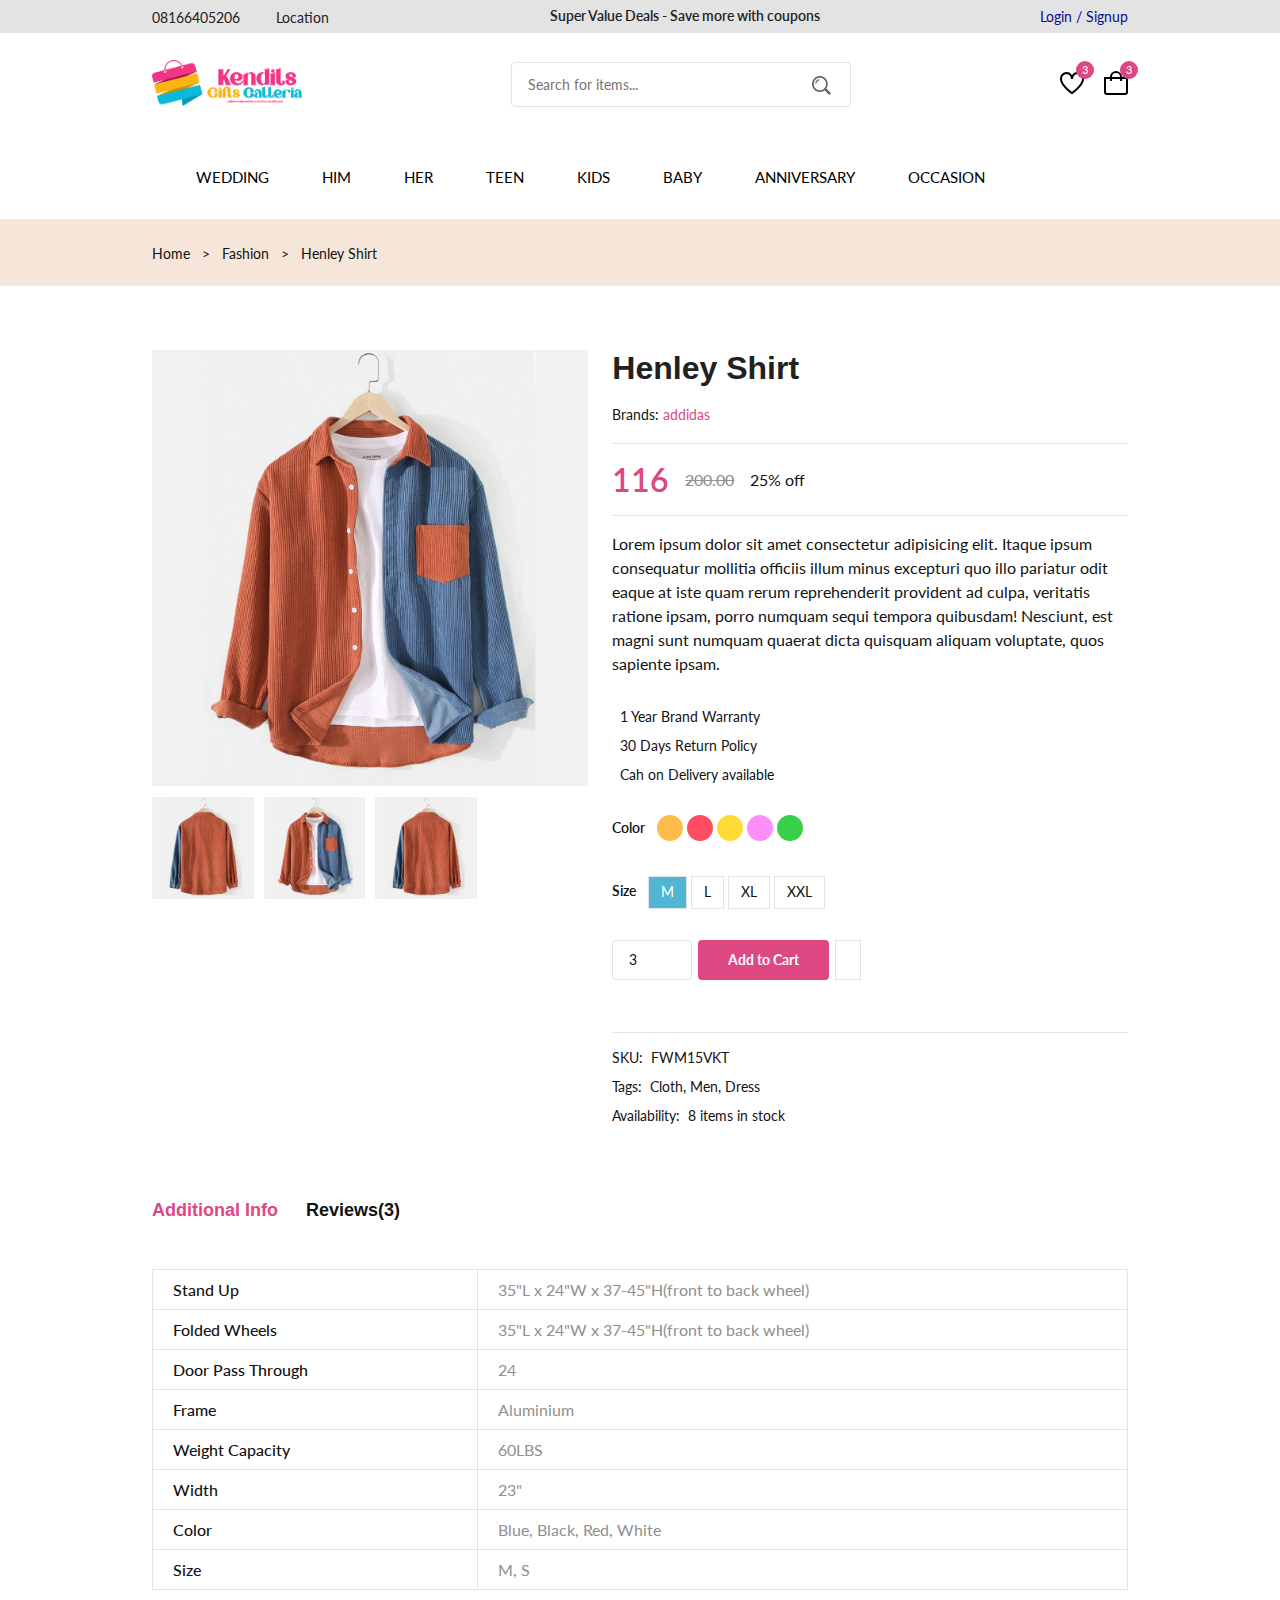
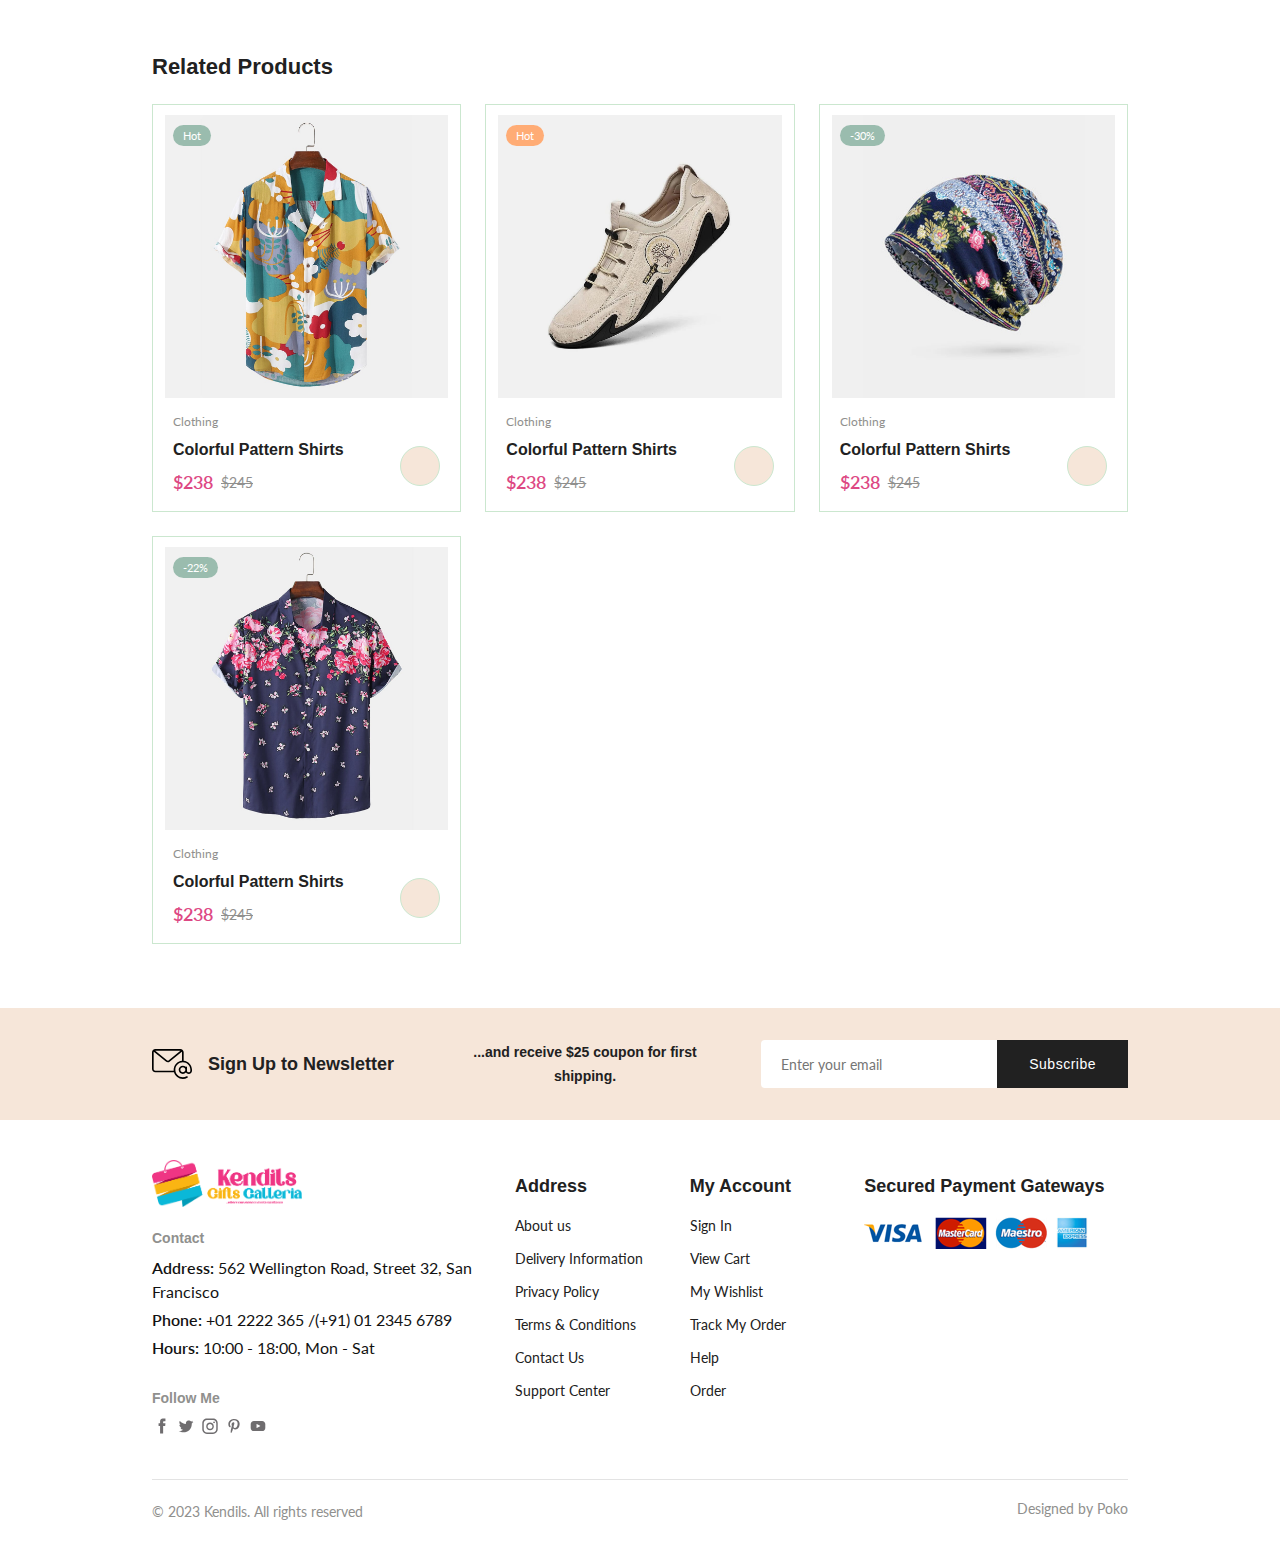
<file: details.html>
<!DOCTYPE html>
<html lang="en">
  <head>
    <meta charset="UTF-8" />
    <meta name="viewport" content="width=device-width, initial-scale=1.0" />

    <!-- FLATICOIN -->
    <link
      rel="stylesheet"
      href="https://cdn-uicons.flaticon.com/uicons-regular-straight/css/uicons-regular-straight.css"
    />

    <!-- SWIPER CSS -->
    <link
      rel="stylesheet"
      href="https://cdn.jsdelivr.net/npm/swiper@10/swiper-bundle.min.css"
    />

    <!-- CSS -->
    <link rel="stylesheet" href="Assets/css/style.css" />
    <title>Details</title>
  </head>
  <body>
    <!----- HEADER1 ----->
    <header class="header">
      <div class="header_top">
        <div class="header_container container">
          <div class="header_contact">
            <span>08166405206</span>

            <span>Location</span>
          </div>

          <p class="header_alert-news">
            Super Value Deals - Save more with coupons
          </p>

          <a href="login-register.html" class="header_top-action">
            Login / Signup
          </a>
        </div>
      </div>

      <nav class="nav container">
        <a href="index.html" class="nav_logo">
          <img src="Assets/img/kendilslogo.png" alt="" class="nav_logo-img" />
        </a>

        <div class="nav_menu" id="nav-menu">
          <!-- <ul class="nav_list">
            <li class="nav_item">
              <a href="" class="nav_link">Account</a>
            </li>

            <li class="nav_item">
              <a href="shop.html" class="nav_link">Shop</a>
            </li>

            <li class="nav_item">
              <a href="" class="nav_link">Live chat</a>
            </li>

            <li class="nav_item">
              <a href="" class="nav_link">Login</a>
            </li>
          </ul> -->

          <div class="header_search">
            <input
              type="text"
              placeholder="Search for items..."
              class="form_input"
            />

            <button class="search_btn">
              <img src="Assets/img/search.png" alt="" />
            </button>
          </div>
        </div>

        <div class="header_user-actions">
          <a href="wishlist.html" class="header_action-btn">
            <img src="Assets/img/icon-heart.svg" alt="" />
            <span class="count">3</span>
          </a>

          <a href="carts.html" class="header_action-btn">
            <img src="Assets/img/icon-cart.svg" alt="" />
            <span class="count">3</span>
          </a>
        </div>
      </nav>
    </header>

    <!-- HEADER2 -->
    <header class="header2">
      <div class="container">
        <div class="row v-center">
          <div class="header-item item-left">
            <!-- <div class="logo">
              <a href="#">My logo</a>
            </div> -->
          </div>
          <!-- Menu start here -->
          <div class="header-item item-center">
            <div class="menu-overlay"></div>
            <div class="menu">
              <div class="mobile-menu-head">
                <div class="go-back"><i class="fi-rs-angle-left"></i></div>
                <div class="current-menu-title"></div>
                <div class="mobile-menu-close">&times;</div>
              </div>
              <ul class="menu-main">
                <li class="menu-item-has-children">
                  <a href="shop.html"
                    >WEDDING <i class="fi-rs-angle-down"></i
                  ></a>
                  <div class="sub-menu single-column-menu">
                    <ul>
                      <li><a href="">Wedding Gifts</a></li>
                      <li><a href="">Bridal Shower</a></li>
                      <li><a href="">Brides Gifts</a></li>
                      <li><a href="">Grooms Gifts</a></li>
                      <li><a href="">Couples Wedding Gifts</a></li>
                      <li><a href="">Personalized Wedding Gifts</a></li>
                    </ul>
                  </div>
                </li>

                <li class="menu-item-has-children">
                  <a href="#">HIM<i class="fi-rs-angle-down"></i></a>
                  <div class="sub-menu mega-menu mega-menu-column-4">
                    <div class="list-item">
                      <h4 class="title">Recipient</h4>
                      <ul>
                        <li><a href="#">Gifts for Boyfriend</a></li>
                        <li><a href="#">Gifts for Husband</a></li>
                        <li><a href="#">Gifts for Dad</a></li>
                        <li><a href="#">Gifts for Grandpa</a></li>
                      </ul>
                    </div>

                    <div class="list-item">
                      <h4 class="title">Occasion</h4>

                      <ul>
                        <li><a href="#">Anniversary for Him</a></li>
                        <li><a href="#">Birthday Gifts for Him</a></li>
                        <li><a href="#">Wedding Gifts</a></li>
                        <li><a href="#">Graduation Gifts For Him</a></li>
                      </ul>
                      <h4 class="title">Personality</h4>
                      <ul>
                        <li><a href="#">Gifts for Sports Fans</a></li>
                        <li><a href="#">Gifts for Your Boss</a></li>
                        <li><a href="#">Gifts for Beer Lovers</a></li>
                      </ul>
                    </div>
                  </div>
                </li>

                <li class="menu-item-has-children">
                  <a href="#">HER<i class="fi-rs-angle-down"></i></a>
                  <div class="sub-menu mega-menu mega-menu-column-4">
                    <div class="list-item">
                      <h4 class="title">Recipient</h4>
                      <ul>
                        <li><a href="#">Gifts for Girlfriend</a></li>
                        <li><a href="#">Gifts for Wife</a></li>
                        <li><a href="#">Gifts for Mom</a></li>
                        <li><a href="#">Gifts for Grandma</a></li>
                      </ul>
                    </div>

                    <div class="list-item">
                      <h4 class="title">Occasion</h4>

                      <ul>
                        <li><a href="#">Anniversary for Her</a></li>
                        <li><a href="#">Birthday Gifts for Her</a></li>
                        <li><a href="#">Wedding Gifts</a></li>
                        <li><a href="#">Graduation Gifts For Her</a></li>
                      </ul>
                      <h4 class="title">Personality</h4>
                      <ul>
                        <li><a href="#">Friendship Gifts</a></li>
                        <li><a href="#">Host & Hostess Gifts</a></li>
                        <li><a href="#">Home Decor</a></li>
                      </ul>
                    </div>
                  </div>
                </li>

                <li class="menu-item-has-children">
                  <a href="shop.html">TEEN<i class="fi-rs-angle-down"></i></a>
                  <div class="sub-menu mega-menu mega-menu-column-4">
                    <div class="list-item">
                      <h4 class="title">Teen Boy Gifts</h4>
                      <ul>
                        <li><a href="#">Bestsellers</a></li>
                        <li><a href="#">Teen Boy Birthday Gifts</a></li>
                        <li><a href="#">Boy Confirmation Gifts</a></li>
                        <li><a href="#">Boy Graduation Gifts</a></li>
                      </ul>
                    </div>

                    <div class="list-item">
                      <h4 class="title">Teen Girl Gifts</h4>

                      <ul>
                        <li><a href="#">Bestsellers</a></li>
                        <li><a href="#">Teen Girl Birthday Gifts</a></li>
                        <li><a href="#">Girl Confirmation Gifts</a></li>
                        <li><a href="#">Graduation Gifts</a></li>
                      </ul>
                      <!-- <h4 class="title">Furniture</h4>
                      <ul>
                        <li><a href="#">Product List</a></li>
                        <li><a href="#">Product List</a></li>
                        <li><a href="#">Product List</a></li>
                      </ul> -->
                    </div>
                  </div>
                </li>

                <li class="menu-item-has-children">
                  <a href="shop.html">KIDS<i class="fi-rs-angle-down"></i></a>
                  <div class="sub-menu mega-menu mega-menu-column-4">
                    <div class="list-item">
                      <h4 class="title">Recipient</h4>
                      <ul>
                        <li><a href="#">Gifts for Boys</a></li>
                        <li><a href="#">Gifts for Girls</a></li>
                        <li><a href="#">Gifts for Tween Boys</a></li>
                        <li><a href="#">Gifts for Tween Girls</a></li>
                      </ul>
                      <h4 class="title">By Occasion</h4>
                      <ul>
                        <li><a href="#">Back to School</a></li>
                        <li><a href="#">Birthday Gifts for Kids</a></li>
                        <li><a href="#">First Communion Gifts</a></li>
                        <li><a href="#">Kindergarten Graduation</a></li>
                      </ul>
                    </div>

                    <div class="list-item">
                      <h4 class="title">By Age</h4>

                      <ul>
                        <li><a href="#">Gifts for 3 Year Olds</a></li>
                        <li><a href="#">Gifts for 4 Year Olds</a></li>
                        <li><a href="#">Gifts for 5 Year Olds</a></li>
                        <li><a href="#">Gifts for 6 Year Olds</a></li>
                        <li><a href="#">Gifts for 7 Year Olds</a></li>
                        <li><a href="#">Gifts for 8 Year Olds</a></li>
                        <li><a href="#">Gifts for 9 Year Olds</a></li>
                        <li><a href="#">Gifts for 10 Year Olds</a></li>
                      </ul>
                    </div>
                  </div>
                </li>

                <li class="menu-item-has-children">
                  <a href="shop.html">BABY<i class="fi-rs-angle-down"></i></a>
                  <div class="sub-menu mega-menu mega-menu-column-4">
                    <div class="list-item">
                      <h4 class="title">Occasion</h4>
                      <ul>
                        <li><a href="#">Baby Shower Gifts</a></li>
                        <li><a href="#">New Baby Gifts</a></li>
                        <li><a href="#">First Birthday Gifts</a></li>
                        <li><a href="#">Baptism Gifts</a></li>
                      </ul>
                    </div>

                    <div class="list-item">
                      <h4 class="title">By Age</h4>

                      <ul>
                        <li><a href="#">1 to 3 Month Old Gifts</a></li>
                        <li><a href="#">4 to 6 Month Old Gifts</a></li>
                        <li><a href="#">7 to 11 Month Old Gifts</a></li>
                        <li><a href="#">Gifts for 1 Year Olds</a></li>
                        <li><a href="#">Gifts for 2 Year Olds</a></li>
                      </ul>
                      <!-- <h4 class="title">Furniture</h4>
                      <ul>
                        <li><a href="#">Product List</a></li>
                        <li><a href="#">Product List</a></li>
                        <li><a href="#">Product List</a></li>
                      </ul> -->
                    </div>
                  </div>
                </li>

                <li class="menu-item-has-children">
                  <a href="shop.html"
                    >ANNIVERSARY<i class="fi-rs-angle-down"></i
                  ></a>
                  <div class="sub-menu mega-menu mega-menu-column-4">
                    <div class="list-item">
                      <!-- <h4 class="title">Men's Fashion</h4> -->
                      <ul>
                        <li><a href="#">Anniversary Gifts</a></li>
                        <li><a href="#">For Him</a></li>
                        <li><a href="#">For Her</a></li>
                        <li><a href="#">For the Couple</a></li>
                      </ul>
                    </div>

                    <div class="list-item">
                      <h4 class="title">Year</h4>

                      <ul>
                        <li><a href="#">1st Anniversary Gifts</a></li>
                        <li><a href="#">5th Anniversary Gifts</a></li>
                        <li><a href="#">10th Anniversary Gifts</a></li>
                        <li><a href="#">25th Anniversary Gifts</a></li>
                        <li><a href="#">50th Anniversary Gifts</a></li>
                      </ul>
                      <!-- <h4 class="title">Furniture</h4>
                      <ul>
                        <li><a href="#">Product List</a></li>
                        <li><a href="#">Product List</a></li>
                        <li><a href="#">Product List</a></li>
                      </ul> -->
                    </div>
                  </div>
                </li>

                <li class="menu-item-has-children">
                  <a href="#">OCCASION<i class="fi-rs-angle-down"></i></a>
                  <div class="sub-menu mega-menu mega-menu-column-4">
                    <div class="list-item">
                      <h4 class="title">Upcoming Holidays</h4>
                      <ul>
                        <li><a href="#">Back to School</a></li>
                        <li><a href="#">Grandparents Day (9/10)</a></li>
                      </ul>
                    </div>

                    <div class="list-item">
                      <h4 class="title">Top Occasions</h4>

                      <ul>
                        <li><a href="#">Anniversary Gifts</a></li>
                        <li><a href="#">Birthday Gifts</a></li>
                        <li><a href="#">Bridal Shower Gifts</a></li>
                        <li><a href="#">Congratulations Gifts</a></li>
                        <li><a href="#">Entertaining Gifts</a></li>
                        <li><a href="#">Get Well Soon Gifts</a></li>
                        <li><a href="#">Graduation Gifts</a></li>
                        <li><a href="#">Housewarming Gifts</a></li>
                        <li><a href="#">Religious Gifts</a></li>
                        <li><a href="#">Retirement Gifts</a></li>
                        <li><a href="#">Sympathy Gifts</a></li>
                        <li><a href="#">Thank You Gifts</a></li>
                        <li><a href="#">Wedding Gifts</a></li>
                      </ul>
                      <!-- <h4 class="title">Furniture</h4>
                      <ul>
                        <li><a href="#">Product List</a></li>
                        <li><a href="#">Product List</a></li>
                        <li><a href="#">Product List</a></li>
                      </ul> -->
                    </div>
                  </div>
                </li>

                <li class="menu-item-has-children">
                  <a href="login-register.html" class="mobile-login"
                    >Login / Signup</a
                  >
                </li>
              </ul>
            </div>
          </div>
          <!-- Menu end here -->
          <div class="header-item item-right">
            <!-- <a href="#"><i class="fi-rs-search"></i></a>
            <a href="#"><i class="fi-rs-search"></i></a>
            <a href="#"><i class="fi-rs-search"></i></a> -->
            <!-- mobile menu trigger -->
            <div class="mobile-menu-trigger">
              <span></span>
            </div>
          </div>
        </div>
      </div>
    </header>

    <!----- MAIN ----->
    <main class="main">
      <!----- BREADCRUMB ----->
      <section class="breadcrumb">
        <ul class="breadcrumb_list flex container">
          <li><a href="index.html" class="breadcrumb_link">Home</a></li>
          <li><span class="breadcrumb_link">></span></li>
          <li><span class="breadcrumb_link">Fashion</span></li>
          <li><span class="breadcrumb_link">></span></li>
          <li><span class="breadcrumb_link">Henley Shirt</span></li>
        </ul>
      </section>

      <!----- DETAILS ----->
      <section class="details section_lg">
        <div class="details_container container grid">
          <div class="details_group">
            <img src="Assets/img/product-8-1.jpg" alt="" class="details_img" />

            <div class="details_small-images grid">
              <img
                src="Assets/img/product-8-2.jpg"
                alt=""
                class="details_small-img"
              />

              <img
                src="Assets/img/product-8-1.jpg"
                alt=""
                class="details_small-img"
              />

              <img
                src="Assets/img/product-8-2.jpg"
                alt=""
                class="details_small-img"
              />
            </div>
          </div>

          <div class="details_group">
            <h3 class="details_title">Henley Shirt</h3>
            <p class="details_brand">Brands: <span>addidas</span></p>

            <div class="details_price flex">
              <span class="new_price">116</span>
              <span class="old_price">200.00</span>
              <span class="save_price">25% off</span>
            </div>

            <p class="short_description">
              Lorem ipsum dolor sit amet consectetur adipisicing elit. Itaque
              ipsum consequatur mollitia officiis illum minus excepturi quo illo
              pariatur odit eaque at iste quam rerum reprehenderit provident ad
              culpa, veritatis ratione ipsam, porro numquam sequi tempora
              quibusdam! Nesciunt, est magni sunt numquam quaerat dicta quisquam
              aliquam voluptate, quos sapiente ipsam.
            </p>

            <ul class="product_list">
              <li class="list_item flex">
                <i class="fi-rs-crown"></i>
                1 Year Brand Warranty
              </li>

              <li class="list_item flex">
                <i class="fi-rs-refresh"></i>
                30 Days Return Policy
              </li>

              <li class="list_item flex">
                <i class="fi-rs-credit-card"></i>
                Cah on Delivery available
              </li>
            </ul>

            <div class="details_color flex =">
              <span class="details_color-title">Color</span>

              <ul class="color_list">
                <li>
                  <a
                    href="#"
                    class="color_link"
                    style="background-color: hsl(37, 100%, 65%)"
                  ></a>
                </li>

                <li>
                  <a
                    href="#"
                    class="color_link"
                    style="background-color: hsl(353, 100%, 65%)"
                  ></a>
                </li>

                <li>
                  <a
                    href="#"
                    class="color_link"
                    style="background-color: hsl(49, 100%, 60%)"
                  ></a>
                </li>

                <li>
                  <a
                    href="#"
                    class="color_link"
                    style="background-color: hsl(304, 100%, 78%)"
                  ></a>
                </li>

                <li>
                  <a
                    href="#"
                    class="color_link"
                    style="background-color: hsl(126, 61%, 52%)"
                  ></a>
                </li>
              </ul>
            </div>

            <div class="details_size flex =">
              <span class="details_size-title">Size</span>

              <ul class="size_list">
                <li>
                  <a href="#" class="size_link size_active">M</a>
                </li>

                <li>
                  <a href="#" class="size_link">L</a>
                </li>

                <li>
                  <a href="#" class="size_link">XL</a>
                </li>

                <li>
                  <a href="#" class="size_link">XXL</a>
                </li>
              </ul>
            </div>

            <div class="details_action">
              <input type="number" class="quantity" value="3" />

              <a href="#" class="btn btn-sm">Add to Cart</a>

              <a href="#" class="details_action-btn">
                <i class="fi fi-rs-heart"></i>
              </a>
            </div>

            <ul class="details_meta">
              <li class="meta_list flex"><span>SKU:</span> FWM15VKT</li>
              <li class="meta_list flex">
                <span>Tags:</span> Cloth, Men, Dress
              </li>
              <li class="meta_list flex">
                <span>Availability:</span> 8 items in stock
              </li>
            </ul>
          </div>
        </div>
      </section>

      <!----- DETAILS TAB ----->
      <section class="details_tab container">
        <div class="detail_tabs">
          <span class="detail_tab active-tab" data-target="#info">
            Additional Info
          </span>
          <span class="detail_tab" data-target="#reviews">Reviews(3)</span>
        </div>

        <div class="details_tabs-content">
          <div class="details_tab-content active-tab" content id="Info">
            <table class="info_table">
              <tr>
                <th>Stand Up</th>
                <td>35"L x 24"W x 37-45"H(front to back wheel)</td>
              </tr>

              <tr>
                <th>Folded Wheels</th>
                <td>35"L x 24"W x 37-45"H(front to back wheel)</td>
              </tr>

              <tr>
                <th>Door Pass Through</th>
                <td>24</td>
              </tr>

              <tr>
                <th>Frame</th>
                <td>Aluminium</td>
              </tr>

              <tr>
                <th>Weight Capacity</th>
                <td>60LBS</td>
              </tr>

              <tr>
                <th>Width</th>
                <td>23"</td>
              </tr>

              <tr>
                <th>Color</th>
                <td>Blue, Black, Red, White</td>
              </tr>

              <tr>
                <th>Size</th>
                <td>M, S</td>
              </tr>
            </table>
          </div>

          <div class="details_tab-content" content id="reviews">
            <div class="reviews_container grid">
              <div class="review_single">
                <div>
                  <img
                    src="Assets/img/avatar-1.jpg"
                    alt=""
                    class="review_img"
                  />
                  <h4 class="review_title">Jacky Chan</h4>
                </div>

                <div class="review_data">
                  <div class="review_rating">
                    <i class="fi fi-rs-star"></i>
                    <i class="fi fi-rs-star"></i>
                    <i class="fi fi-rs-star"></i>
                    <i class="fi fi-rs-star"></i>
                    <i class="fi fi-rs-star"></i>
                  </div>

                  <p class="review_description">
                    Thank you for fast shipping from Poland. it took only 3days
                  </p>

                  <span class="review_date">December 4, 2020 at 3:12 pm</span>
                </div>
              </div>

              <div class="review_single">
                <div>
                  <img
                    src="Assets/img/avatar-2.jpg"
                    alt=""
                    class="review_img"
                  />
                  <h4 class="review_title">Jacky Chan</h4>
                </div>

                <div class="review_data">
                  <div class="review_rating">
                    <i class="fi fi-rs-star"></i>
                    <i class="fi fi-rs-star"></i>
                    <i class="fi fi-rs-star"></i>
                    <i class="fi fi-rs-star"></i>
                    <i class="fi fi-rs-star"></i>
                  </div>

                  <p class="review_description">
                    Great! Low price and fits well
                  </p>

                  <span class="review_date">December 4, 2020 at 3:12 pm</span>
                </div>
              </div>

              <div class="review_single">
                <div>
                  <img
                    src="Assets/img/avatar-3.jpg"
                    alt=""
                    class="review_img"
                  />
                  <h4 class="review_title">Jacky Chan</h4>
                </div>

                <div class="review_data">
                  <div class="review_rating">
                    <i class="fi fi-rs-star"></i>
                    <i class="fi fi-rs-star"></i>
                    <i class="fi fi-rs-star"></i>
                    <i class="fi fi-rs-star"></i>
                    <i class="fi fi-rs-star"></i>
                  </div>

                  <p class="review_description">Authentic and beautiful</p>

                  <span class="review_date">December 4, 2020 at 3:12 pm</span>
                </div>
              </div>
            </div>

            <div class="review_form">
              <h4 class="review_form-title">Add a review</h4>

              <div class="rate_product">
                <i class="fi fi-rs-star"></i>
                <i class="fi fi-rs-star"></i>
                <i class="fi fi-rs-star"></i>
                <i class="fi fi-rs-star"></i>
                <i class="fi fi-rs-star"></i>
              </div>

              <form action="" class="form grid form_container">
                <textarea
                  class="form_inputs textarea"
                  placeholder="Write a Comment"
                ></textarea>

                <div class="form_group grid">
                  <input type="text" placeholder="Name" class="form_input" />

                  <input type="email" placeholder="Email" class="form_input" />
                </div>

                <div class="form_btn">
                  <button class="btn">Submit Reviews</button>
                </div>
              </form>
            </div>
          </div>
        </div>
      </section>

      <!----- PRODUCTS ----->
      <section class="products container section_lg">
        <h3 class="section_title">Related Products</h3>

        <div class="products_container grid">
          <div class="product_item">
            <div class="product_banner">
              <a href="details.html" class="product_images">
                <img
                  src="Assets/img/product-2-1.jpg"
                  alt=""
                  class="product_img default"
                />

                <img
                  src="Assets/img/product-2-2.jpg"
                  alt=""
                  class="product_img hover"
                />
              </a>

              <div class="product_action">
                <a href="#" class="action_btn" aria-label="Quick View">
                  <i class="fi fi-rs-eye"></i>

                  <a href="#" class="action_btn" aria-label="Add to Wishlist">
                    <i class="fi fi-rs-heart"></i>
                  </a>

                  <a href="#" class="action_btn" aria-label="Compare">
                    <i class="fi fi-rs-shuffle"></i>
                  </a>
                </a>
              </div>

              <div class="product_badge light-green">Hot</div>
            </div>

            <div class="product_content">
              <span class="product_category">Clothing</span>
              <a href="details.html">
                <h3 class="product_title">Colorful Pattern Shirts</h3>
              </a>
              <div class="product_rating">
                <i class="fi fi-rs-star"></i>
                <i class="fi fi-rs-star"></i>
                <i class="fi fi-rs-star"></i>
                <i class="fi fi-rs-star"></i>
                <i class="fi fi-rs-star"></i>
              </div>
              <div class="product_price flex">
                <span class="new_price">$238</span>
                <span class="old_price">$245</span>
              </div>

              <a href="#" class="action_btn cart_btn" aria-label="Add to Cart">
                <i class="fi fi-rs-shopping-bag-add"></i>
              </a>
            </div>
          </div>

          <div class="product_item">
            <div class="product_banner">
              <a href="details.html" class="product_images">
                <img
                  src="Assets/img/product-3-1.jpg"
                  alt=""
                  class="product_img default"
                />

                <img
                  src="Assets/img/product-3-2.jpg"
                  alt=""
                  class="product_img hover"
                />
              </a>

              <div class="product_action">
                <a href="#" class="action_btn" aria-label="Quick View">
                  <i class="fi fi-rs-eye"></i>

                  <a href="#" class="action_btn" aria-label="Add to Wishlist">
                    <i class="fi fi-rs-heart"></i>
                  </a>

                  <a href="#" class="action_btn" aria-label="Compare">
                    <i class="fi fi-rs-shuffle"></i>
                  </a>
                </a>
              </div>

              <div class="product_badge light-orange">Hot</div>
            </div>

            <div class="product_content">
              <span class="product_category">Clothing</span>
              <a href="details.html">
                <h3 class="product_title">Colorful Pattern Shirts</h3>
              </a>
              <div class="product_rating">
                <i class="fi fi-rs-star"></i>
                <i class="fi fi-rs-star"></i>
                <i class="fi fi-rs-star"></i>
                <i class="fi fi-rs-star"></i>
                <i class="fi fi-rs-star"></i>
              </div>
              <div class="product_price flex">
                <span class="new_price">$238</span>
                <span class="old_price">$245</span>
              </div>

              <a href="#" class="action_btn cart_btn" aria-label="Add to Cart">
                <i class="fi fi-rs-shopping-bag-add"></i>
              </a>
            </div>
          </div>

          <div class="product_item">
            <div class="product_banner">
              <a href="details.html" class="product_images">
                <img
                  src="Assets/img/product-5-1.jpg"
                  alt=""
                  class="product_img default"
                />

                <img
                  src="Assets/img/product-5-2.jpg"
                  alt=""
                  class="product_img hover"
                />
              </a>

              <div class="product_action">
                <a href="#" class="action_btn" aria-label="Quick View">
                  <i class="fi fi-rs-eye"></i>

                  <a href="#" class="action_btn" aria-label="Add to Wishlist">
                    <i class="fi fi-rs-heart"></i>
                  </a>

                  <a href="#" class="action_btn" aria-label="Compare">
                    <i class="fi fi-rs-shuffle"></i>
                  </a>
                </a>
              </div>

              <div class="product_badge light-green">-30%</div>
            </div>

            <div class="product_content">
              <span class="product_category">Clothing</span>
              <a href="details.html">
                <h3 class="product_title">Colorful Pattern Shirts</h3>
              </a>
              <div class="product_rating">
                <i class="fi fi-rs-star"></i>
                <i class="fi fi-rs-star"></i>
                <i class="fi fi-rs-star"></i>
                <i class="fi fi-rs-star"></i>
                <i class="fi fi-rs-star"></i>
              </div>
              <div class="product_price flex">
                <span class="new_price">$238</span>
                <span class="old_price">$245</span>
              </div>

              <a href="#" class="action_btn cart_btn" aria-label="Add to Cart">
                <i class="fi fi-rs-shopping-bag-add"></i>
              </a>
            </div>
          </div>

          <div class="product_item">
            <div class="product_banner">
              <a href="details.html" class="product_images">
                <img
                  src="Assets/img/product-6-1.jpg"
                  alt=""
                  class="product_img default"
                />

                <img
                  src="Assets/img/product-6-2.jpg"
                  alt=""
                  class="product_img hover"
                />
              </a>

              <div class="product_action">
                <a href="#" class="action_btn" aria-label="Quick View">
                  <i class="fi fi-rs-eye"></i>

                  <a href="#" class="action_btn" aria-label="Add to Wishlist">
                    <i class="fi fi-rs-heart"></i>
                  </a>

                  <a href="#" class="action_btn" aria-label="Compare">
                    <i class="fi fi-rs-shuffle"></i>
                  </a>
                </a>
              </div>

              <div class="product_badge light-green">-22%</div>
            </div>

            <div class="product_content">
              <span class="product_category">Clothing</span>
              <a href="details.html">
                <h3 class="product_title">Colorful Pattern Shirts</h3>
              </a>
              <div class="product_rating">
                <i class="fi fi-rs-star"></i>
                <i class="fi fi-rs-star"></i>
                <i class="fi fi-rs-star"></i>
                <i class="fi fi-rs-star"></i>
                <i class="fi fi-rs-star"></i>
              </div>
              <div class="product_price flex">
                <span class="new_price">$238</span>
                <span class="old_price">$245</span>
              </div>

              <a href="#" class="action_btn cart_btn" aria-label="Add to Cart">
                <i class="fi fi-rs-shopping-bag-add"></i>
              </a>
            </div>
          </div>
        </div>
      </section>

      <!----- NEWSLETTER ----->
      <section class="newsletter section">
        <div class="newsletter_container container grid">
          <h3 class="newsletter_title flex">
            <img
              src="Assets/img/icon-email.svg"
              alt=""
              class="newsletter_icon"
            />
            Sign Up to Newsletter
          </h3>

          <p class="newsletter_description">
            ...and receive $25 coupon for first shipping.
          </p>

          <form action="" class="newsletter_form">
            <input
              type="text"
              placeholder="Enter your email"
              class="newsletter_input"
            />
            <button type="submit" class="newsletter_btn">Subscribe</button>
          </form>
        </div>
      </section>
    </main>

    <!----- FOOTER ----->
    <footer class="footer container">
      <div class="footer_container grid">
        <div class="footer_content">
          <a href="index.html" class="footer_logo">
            <img
              src="Assets/img/kendilslogo.png"
              alt=""
              class="footer_logo-img"
            />
          </a>

          <h4 class="footer_subtitle">Contact</h4>

          <p class="footer_description">
            <span>Address:</span> 562 Wellington Road, Street 32, San Francisco
          </p>

          <p class="footer_description">
            <span>Phone:</span> +01 2222 365 /(+91) 01 2345 6789
          </p>

          <p class="footer_description">
            <span>Hours:</span> 10:00 - 18:00, Mon - Sat
          </p>

          <div class="footer_social">
            <h4 class="footer_subtitle">Follow Me</h4>

            <div class="footer_social-links flex">
              <a href="">
                <img
                  src="Assets/img/icon-facebook.svg"
                  alt=""
                  class="footer_social-icon"
                />
              </a>

              <a href="">
                <img
                  src="Assets/img/icon-twitter.svg"
                  alt=""
                  class="footer_social-icon"
                />
              </a>

              <a href="">
                <img
                  src="Assets/img/icon-instagram.svg"
                  alt=""
                  class="footer_social-icon"
                />
              </a>

              <a href="">
                <img
                  src="Assets/img/icon-pinterest.svg"
                  alt=""
                  class="footer_social-icon"
                />
              </a>

              <a href="">
                <img
                  src="Assets/img/icon-youtube.svg"
                  alt=""
                  class="footer_social-icon"
                />
              </a>
            </div>
          </div>
        </div>

        <div class="footer_content">
          <h3 class="footer_title">Address</h3>

          <ul class="footer_links">
            <li><a href="" class="footer_link">About us</a></li>
            <li><a href="" class="footer_link">Delivery Information</a></li>
            <li><a href="" class="footer_link">Privacy Policy</a></li>
            <li><a href="" class="footer_link">Terms & Conditions</a></li>
            <li><a href="" class="footer_link">Contact Us</a></li>
            <li><a href="" class="footer_link">Support Center</a></li>
          </ul>
        </div>

        <div class="footer_content">
          <h3 class="footer_title">My Account</h3>

          <ul class="footer_links">
            <li><a href="" class="footer_link">Sign In</a></li>
            <li><a href="" class="footer_link">View Cart</a></li>
            <li><a href="" class="footer_link">My Wishlist</a></li>
            <li><a href="" class="footer_link">Track My Order</a></li>
            <li><a href="" class="footer_link">Help</a></li>
            <li><a href="" class="footer_link">Order</a></li>
          </ul>
        </div>

        <div class="footer_content">
          <h3 class="footer_title">Secured Payment Gateways</h3>

          <img src="Assets/img/payment-method.png" alt="" class="payment_img" />
        </div>
      </div>

      <div class="footer_bottom">
        <p class="copyright">&copy; 2023 Kendils. All rights reserved</p>
        <span class="designer">Designed by Poko</span>
      </div>
    </footer>

    <!----- SWIPER JS ----->
    <script src="https://cdn.jsdelivr.net/npm/swiper@10/swiper-bundle.min.js"></script>

    <!----- MAIN JS ----->
    <script src="Assets/js/main.js"></script>
  </body>
</html>
</file>
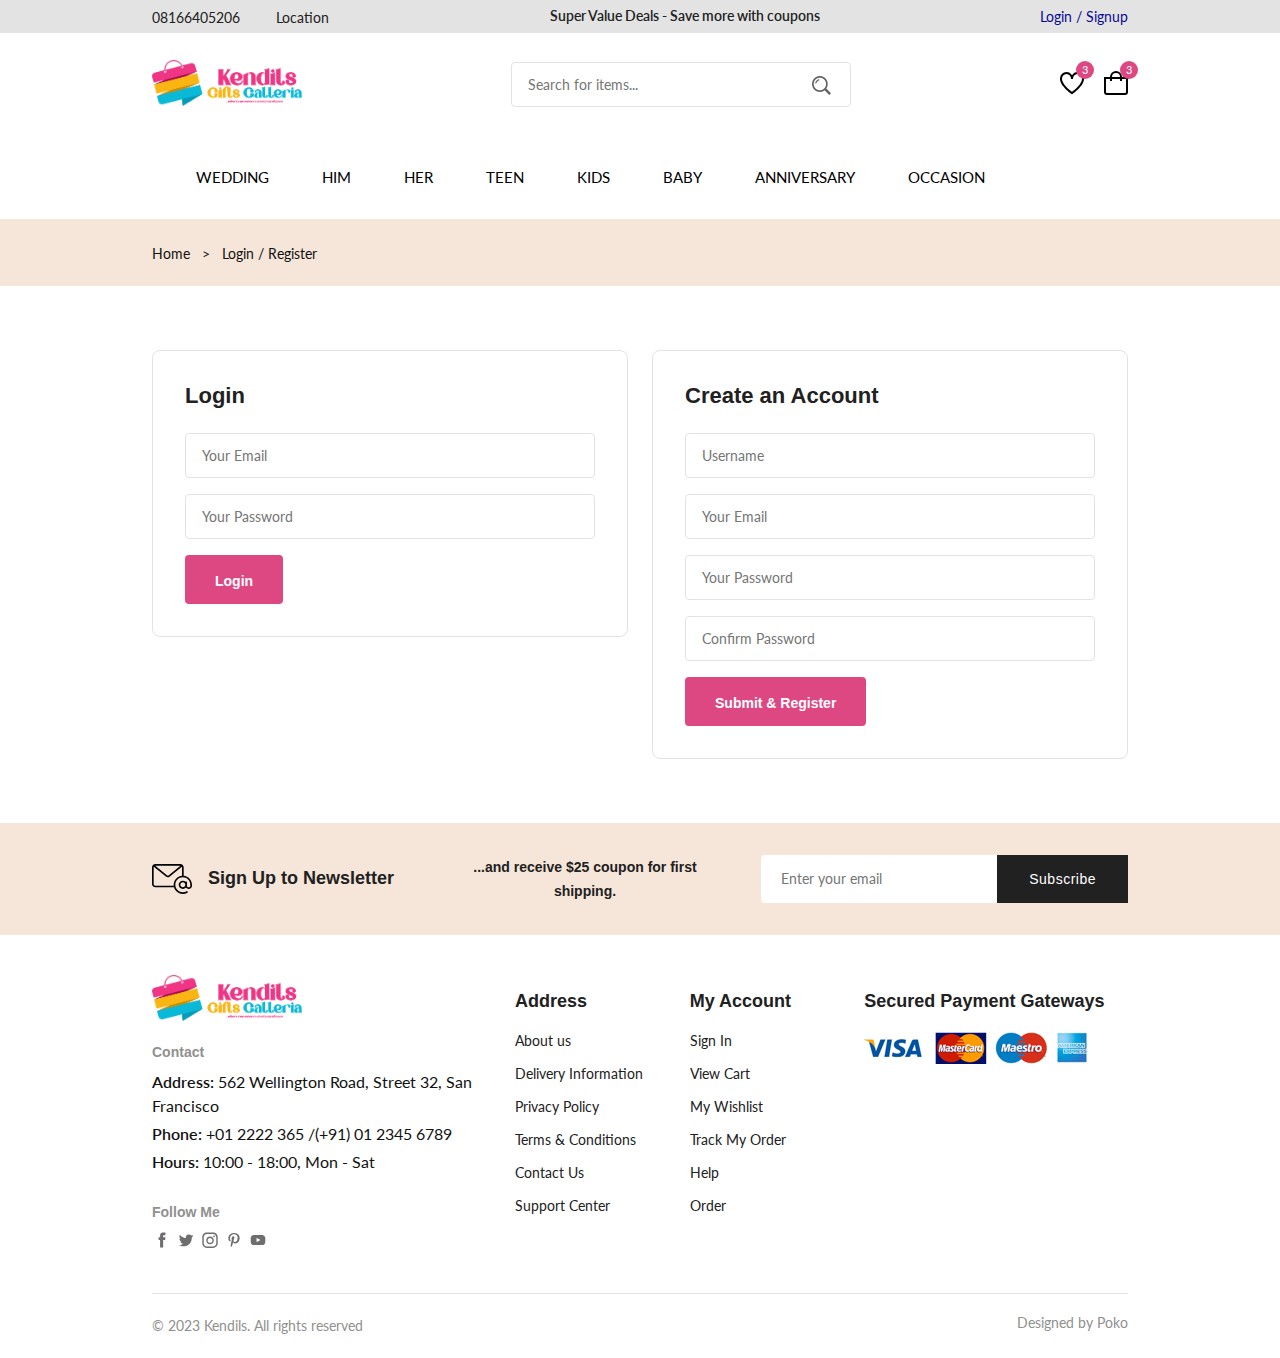
<file: login-register.html>
<!DOCTYPE html>
<html lang="en">
  <head>
    <meta charset="UTF-8" />
    <meta name="viewport" content="width=device-width, initial-scale=1.0" />

    <!-- FLATICOIN -->
    <link
      rel="stylesheet"
      href="https://cdn-uicons.flaticon.com/uicons-regular-straight/css/uicons-regular-straight.css"
    />

    <!-- SWIPER CSS -->
    <link
      rel="stylesheet"
      href="https://cdn.jsdelivr.net/npm/swiper@10/swiper-bundle.min.css"
    />

    <!-- CSS -->
    <link rel="stylesheet" href="Assets/css/style.css" />

    <title>login-register</title>
  </head>
  <body>
    <!----- HEADER1 ----->
    <header class="header">
      <div class="header_top">
        <div class="header_container container">
          <div class="header_contact">
            <span>08166405206</span>

            <span>Location</span>
          </div>

          <p class="header_alert-news">
            Super Value Deals - Save more with coupons
          </p>

          <a href="login-register.html" class="header_top-action">
            Login / Signup
          </a>
        </div>
      </div>

      <nav class="nav container">
        <a href="index.html" class="nav_logo">
          <img src="Assets/img/kendilslogo.png" alt="" class="nav_logo-img" />
        </a>

        <div class="nav_menu" id="nav-menu">
          <div class="header_search">
            <input
              type="text"
              placeholder="Search for items..."
              class="form_input"
            />

            <button class="search_btn">
              <img src="Assets/img/search.png" alt="" />
            </button>
          </div>
        </div>

        <div class="header_user-actions">
          <a href="wishlist.html" class="header_action-btn">
            <img src="Assets/img/icon-heart.svg" alt="" />
            <span class="count">3</span>
          </a>

          <a href="carts.html" class="header_action-btn">
            <img src="Assets/img/icon-cart.svg" alt="" />
            <span class="count">3</span>
          </a>
        </div>
      </nav>
    </header>

    <!-- HEADER2 -->
    <header class="header2">
      <div class="container">
        <div class="row v-center">
          <div class="header-item item-left">
            <!-- <div class="logo">
              <a href="#">My logo</a>
            </div> -->
          </div>
          <!-- Menu start here -->
          <div class="header-item item-center">
            <div class="menu-overlay"></div>
            <div class="menu">
              <div class="mobile-menu-head">
                <div class="go-back"><i class="fi-rs-angle-left"></i></div>
                <div class="current-menu-title"></div>
                <div class="mobile-menu-close">&times;</div>
              </div>
              <ul class="menu-main">
                <li class="menu-item-has-children">
                  <a href="shop.html"
                    >WEDDING <i class="fi-rs-angle-down"></i
                  ></a>
                  <div class="sub-menu single-column-menu">
                    <ul>
                      <li><a href="">Wedding Gifts</a></li>
                      <li><a href="">Bridal Shower</a></li>
                      <li><a href="">Brides Gifts</a></li>
                      <li><a href="">Grooms Gifts</a></li>
                      <li><a href="">Couples Wedding Gifts</a></li>
                      <li><a href="">Personalized Wedding Gifts</a></li>
                    </ul>
                  </div>
                </li>

                <li class="menu-item-has-children">
                  <a href="#">HIM<i class="fi-rs-angle-down"></i></a>
                  <div class="sub-menu mega-menu mega-menu-column-4">
                    <div class="list-item">
                      <h4 class="title">Recipient</h4>
                      <ul>
                        <li><a href="#">Gifts for Boyfriend</a></li>
                        <li><a href="#">Gifts for Husband</a></li>
                        <li><a href="#">Gifts for Dad</a></li>
                        <li><a href="#">Gifts for Grandpa</a></li>
                      </ul>
                    </div>

                    <div class="list-item">
                      <h4 class="title">Occasion</h4>

                      <ul>
                        <li><a href="#">Anniversary for Him</a></li>
                        <li><a href="#">Birthday Gifts for Him</a></li>
                        <li><a href="#">Wedding Gifts</a></li>
                        <li><a href="#">Graduation Gifts For Him</a></li>
                      </ul>
                      <h4 class="title">Personality</h4>
                      <ul>
                        <li><a href="#">Gifts for Sports Fans</a></li>
                        <li><a href="#">Gifts for Your Boss</a></li>
                        <li><a href="#">Gifts for Beer Lovers</a></li>
                      </ul>
                    </div>
                  </div>
                </li>

                <li class="menu-item-has-children">
                  <a href="#">HER<i class="fi-rs-angle-down"></i></a>
                  <div class="sub-menu mega-menu mega-menu-column-4">
                    <div class="list-item">
                      <h4 class="title">Recipient</h4>
                      <ul>
                        <li><a href="#">Gifts for Girlfriend</a></li>
                        <li><a href="#">Gifts for Wife</a></li>
                        <li><a href="#">Gifts for Mom</a></li>
                        <li><a href="#">Gifts for Grandma</a></li>
                      </ul>
                    </div>

                    <div class="list-item">
                      <h4 class="title">Occasion</h4>

                      <ul>
                        <li><a href="#">Anniversary for Her</a></li>
                        <li><a href="#">Birthday Gifts for Her</a></li>
                        <li><a href="#">Wedding Gifts</a></li>
                        <li><a href="#">Graduation Gifts For Her</a></li>
                      </ul>
                      <h4 class="title">Personality</h4>
                      <ul>
                        <li><a href="#">Friendship Gifts</a></li>
                        <li><a href="#">Host & Hostess Gifts</a></li>
                        <li><a href="#">Home Decor</a></li>
                      </ul>
                    </div>
                  </div>
                </li>

                <li class="menu-item-has-children">
                  <a href="shop.html">TEEN<i class="fi-rs-angle-down"></i></a>
                  <div class="sub-menu mega-menu mega-menu-column-4">
                    <div class="list-item">
                      <h4 class="title">Teen Boy Gifts</h4>
                      <ul>
                        <li><a href="#">Bestsellers</a></li>
                        <li><a href="#">Teen Boy Birthday Gifts</a></li>
                        <li><a href="#">Boy Confirmation Gifts</a></li>
                        <li><a href="#">Boy Graduation Gifts</a></li>
                      </ul>
                    </div>

                    <div class="list-item">
                      <h4 class="title">Teen Girl Gifts</h4>

                      <ul>
                        <li><a href="#">Bestsellers</a></li>
                        <li><a href="#">Teen Girl Birthday Gifts</a></li>
                        <li><a href="#">Girl Confirmation Gifts</a></li>
                        <li><a href="#">Graduation Gifts</a></li>
                      </ul>
                      <!-- <h4 class="title">Furniture</h4>
                      <ul>
                        <li><a href="#">Product List</a></li>
                        <li><a href="#">Product List</a></li>
                        <li><a href="#">Product List</a></li>
                      </ul> -->
                    </div>
                  </div>
                </li>

                <li class="menu-item-has-children">
                  <a href="shop.html">KIDS<i class="fi-rs-angle-down"></i></a>
                  <div class="sub-menu mega-menu mega-menu-column-4">
                    <div class="list-item">
                      <h4 class="title">Recipient</h4>
                      <ul>
                        <li><a href="#">Gifts for Boys</a></li>
                        <li><a href="#">Gifts for Girls</a></li>
                        <li><a href="#">Gifts for Tween Boys</a></li>
                        <li><a href="#">Gifts for Tween Girls</a></li>
                      </ul>
                      <h4 class="title">By Occasion</h4>
                      <ul>
                        <li><a href="#">Back to School</a></li>
                        <li><a href="#">Birthday Gifts for Kids</a></li>
                        <li><a href="#">First Communion Gifts</a></li>
                        <li><a href="#">Kindergarten Graduation</a></li>
                      </ul>
                    </div>

                    <div class="list-item">
                      <h4 class="title">By Age</h4>

                      <ul>
                        <li><a href="#">Gifts for 3 Year Olds</a></li>
                        <li><a href="#">Gifts for 4 Year Olds</a></li>
                        <li><a href="#">Gifts for 5 Year Olds</a></li>
                        <li><a href="#">Gifts for 6 Year Olds</a></li>
                        <li><a href="#">Gifts for 7 Year Olds</a></li>
                        <li><a href="#">Gifts for 8 Year Olds</a></li>
                        <li><a href="#">Gifts for 9 Year Olds</a></li>
                        <li><a href="#">Gifts for 10 Year Olds</a></li>
                      </ul>
                    </div>
                  </div>
                </li>

                <li class="menu-item-has-children">
                  <a href="shop.html">BABY<i class="fi-rs-angle-down"></i></a>
                  <div class="sub-menu mega-menu mega-menu-column-4">
                    <div class="list-item">
                      <h4 class="title">Occasion</h4>
                      <ul>
                        <li><a href="#">Baby Shower Gifts</a></li>
                        <li><a href="#">New Baby Gifts</a></li>
                        <li><a href="#">First Birthday Gifts</a></li>
                        <li><a href="#">Baptism Gifts</a></li>
                      </ul>
                    </div>

                    <div class="list-item">
                      <h4 class="title">By Age</h4>

                      <ul>
                        <li><a href="#">1 to 3 Month Old Gifts</a></li>
                        <li><a href="#">4 to 6 Month Old Gifts</a></li>
                        <li><a href="#">7 to 11 Month Old Gifts</a></li>
                        <li><a href="#">Gifts for 1 Year Olds</a></li>
                        <li><a href="#">Gifts for 2 Year Olds</a></li>
                      </ul>
                      <!-- <h4 class="title">Furniture</h4>
                      <ul>
                        <li><a href="#">Product List</a></li>
                        <li><a href="#">Product List</a></li>
                        <li><a href="#">Product List</a></li>
                      </ul> -->
                    </div>
                  </div>
                </li>

                <li class="menu-item-has-children">
                  <a href="shop.html"
                    >ANNIVERSARY<i class="fi-rs-angle-down"></i
                  ></a>
                  <div class="sub-menu mega-menu mega-menu-column-4">
                    <div class="list-item">
                      <!-- <h4 class="title">Men's Fashion</h4> -->
                      <ul>
                        <li><a href="#">Anniversary Gifts</a></li>
                        <li><a href="#">For Him</a></li>
                        <li><a href="#">For Her</a></li>
                        <li><a href="#">For the Couple</a></li>
                      </ul>
                    </div>

                    <div class="list-item">
                      <h4 class="title">Year</h4>

                      <ul>
                        <li><a href="#">1st Anniversary Gifts</a></li>
                        <li><a href="#">5th Anniversary Gifts</a></li>
                        <li><a href="#">10th Anniversary Gifts</a></li>
                        <li><a href="#">25th Anniversary Gifts</a></li>
                        <li><a href="#">50th Anniversary Gifts</a></li>
                      </ul>
                      <!-- <h4 class="title">Furniture</h4>
                      <ul>
                        <li><a href="#">Product List</a></li>
                        <li><a href="#">Product List</a></li>
                        <li><a href="#">Product List</a></li>
                      </ul> -->
                    </div>
                  </div>
                </li>

                <li class="menu-item-has-children">
                  <a href="#">OCCASION<i class="fi-rs-angle-down"></i></a>
                  <div class="sub-menu mega-menu mega-menu-column-4">
                    <div class="list-item">
                      <h4 class="title">Upcoming Holidays</h4>
                      <ul>
                        <li><a href="#">Back to School</a></li>
                        <li><a href="#">Grandparents Day (9/10)</a></li>
                      </ul>
                    </div>

                    <div class="list-item">
                      <h4 class="title">Top Occasions</h4>

                      <ul>
                        <li><a href="#">Anniversary Gifts</a></li>
                        <li><a href="#">Birthday Gifts</a></li>
                        <li><a href="#">Bridal Shower Gifts</a></li>
                        <li><a href="#">Congratulations Gifts</a></li>
                        <li><a href="#">Entertaining Gifts</a></li>
                        <li><a href="#">Get Well Soon Gifts</a></li>
                        <li><a href="#">Graduation Gifts</a></li>
                        <li><a href="#">Housewarming Gifts</a></li>
                        <li><a href="#">Religious Gifts</a></li>
                        <li><a href="#">Retirement Gifts</a></li>
                        <li><a href="#">Sympathy Gifts</a></li>
                        <li><a href="#">Thank You Gifts</a></li>
                        <li><a href="#">Wedding Gifts</a></li>
                      </ul>
                      <!-- <h4 class="title">Furniture</h4>
                      <ul>
                        <li><a href="#">Product List</a></li>
                        <li><a href="#">Product List</a></li>
                        <li><a href="#">Product List</a></li>
                      </ul> -->
                    </div>
                  </div>
                </li>

                <li class="menu-item-has-children">
                  <a href="login-register.html" class="mobile-login"
                    >Login / Signup</a
                  >
                </li>
              </ul>
            </div>
          </div>
          <!-- Menu end here -->
          <div class="header-item item-right">
            <!-- <a href="#"><i class="fi-rs-search"></i></a>
            <a href="#"><i class="fi-rs-search"></i></a>
            <a href="#"><i class="fi-rs-search"></i></a> -->
            <!-- mobile menu trigger -->
            <div class="mobile-menu-trigger">
              <span></span>
            </div>
          </div>
        </div>
      </div>
    </header>

    <!----- MAIN ----->
    <main class="main">
      <!----- BREADCRUMB ----->
      <section class="breadcrumb">
        <ul class="breadcrumb_list flex container">
          <li><a href="index.html" class="breadcrumb_link">Home</a></li>
          <li><span class="breadcrumb_link">></span></li>
          <li><span class="breadcrumb_link">Login / Register</span></li>
        </ul>
      </section>

      <!----- LOGIN-REGISTER ----->
      <section class="login-register section_lg">
        <div class="login-register_container container grid">
          <div class="login">
            <h3 class="section_title">Login</h3>

            <form action="" class="form grid">
              <input type="email" placeholder="Your Email" class="form_input" />

              <input
                type="password"
                placeholder="Your Password"
                class="form_input"
              />

              <div class="form_btn">
                <button class="btn">Login</button>
              </div>
            </form>
          </div>

          <div class="register">
            <h3 class="section_title">Create an Account</h3>

            <form action="" class="form grid">
              <input type="email" placeholder="Username" class="form_input" />

              <input type="email" placeholder="Your Email" class="form_input" />

              <input
                type="password"
                placeholder="Your Password"
                class="form_input"
              />

              <input
                type="password"
                placeholder="Confirm Password"
                class="form_input"
              />

              <div class="form_btn">
                <button class="btn">Submit & Register</button>
              </div>
            </form>
          </div>
        </div>
      </section>

      <!----- NEWSLETTER ----->
      <section class="newsletter section">
        <div class="newsletter_container container grid">
          <h3 class="newsletter_title flex">
            <img
              src="Assets/img/icon-email.svg"
              alt=""
              class="newsletter_icon"
            />
            Sign Up to Newsletter
          </h3>

          <p class="newsletter_description">
            ...and receive $25 coupon for first shipping.
          </p>

          <form action="" class="newsletter_form">
            <input
              type="text"
              placeholder="Enter your email"
              class="newsletter_input"
            />
            <button type="submit" class="newsletter_btn">Subscribe</button>
          </form>
        </div>
      </section>
    </main>

    <!----- FOOTER ----->
    <footer class="footer container">
      <div class="footer_container grid">
        <div class="footer_content">
          <a href="index.html" class="footer_logo">
            <img
              src="Assets/img/kendilslogo.png"
              alt=""
              class="footer_logo-img"
            />
          </a>

          <h4 class="footer_subtitle">Contact</h4>

          <p class="footer_description">
            <span>Address:</span> 562 Wellington Road, Street 32, San Francisco
          </p>

          <p class="footer_description">
            <span>Phone:</span> +01 2222 365 /(+91) 01 2345 6789
          </p>

          <p class="footer_description">
            <span>Hours:</span> 10:00 - 18:00, Mon - Sat
          </p>

          <div class="footer_social">
            <h4 class="footer_subtitle">Follow Me</h4>

            <div class="footer_social-links flex">
              <a href="">
                <img
                  src="Assets/img/icon-facebook.svg"
                  alt=""
                  class="footer_social-icon"
                />
              </a>

              <a href="">
                <img
                  src="Assets/img/icon-twitter.svg"
                  alt=""
                  class="footer_social-icon"
                />
              </a>

              <a href="">
                <img
                  src="Assets/img/icon-instagram.svg"
                  alt=""
                  class="footer_social-icon"
                />
              </a>

              <a href="">
                <img
                  src="Assets/img/icon-pinterest.svg"
                  alt=""
                  class="footer_social-icon"
                />
              </a>

              <a href="">
                <img
                  src="Assets/img/icon-youtube.svg"
                  alt=""
                  class="footer_social-icon"
                />
              </a>
            </div>
          </div>
        </div>

        <div class="footer_content">
          <h3 class="footer_title">Address</h3>

          <ul class="footer_links">
            <li><a href="" class="footer_link">About us</a></li>
            <li><a href="" class="footer_link">Delivery Information</a></li>
            <li><a href="" class="footer_link">Privacy Policy</a></li>
            <li><a href="" class="footer_link">Terms & Conditions</a></li>
            <li><a href="" class="footer_link">Contact Us</a></li>
            <li><a href="" class="footer_link">Support Center</a></li>
          </ul>
        </div>

        <div class="footer_content">
          <h3 class="footer_title">My Account</h3>

          <ul class="footer_links">
            <li><a href="" class="footer_link">Sign In</a></li>
            <li><a href="" class="footer_link">View Cart</a></li>
            <li><a href="" class="footer_link">My Wishlist</a></li>
            <li><a href="" class="footer_link">Track My Order</a></li>
            <li><a href="" class="footer_link">Help</a></li>
            <li><a href="" class="footer_link">Order</a></li>
          </ul>
        </div>

        <div class="footer_content">
          <h3 class="footer_title">Secured Payment Gateways</h3>

          <img src="Assets/img/payment-method.png" alt="" class="payment_img" />
        </div>
      </div>

      <div class="footer_bottom">
        <p class="copyright">&copy; 2023 Kendils. All rights reserved</p>
        <span class="designer">Designed by Poko</span>
      </div>
    </footer>

    <!----- SWIPER JS ----->
    <script src="https://cdn.jsdelivr.net/npm/swiper@10/swiper-bundle.min.js"></script>

    <!----- MAIN JS ----->
    <script src="Assets/js/main.js"></script>
  </body>
</html>
</file>
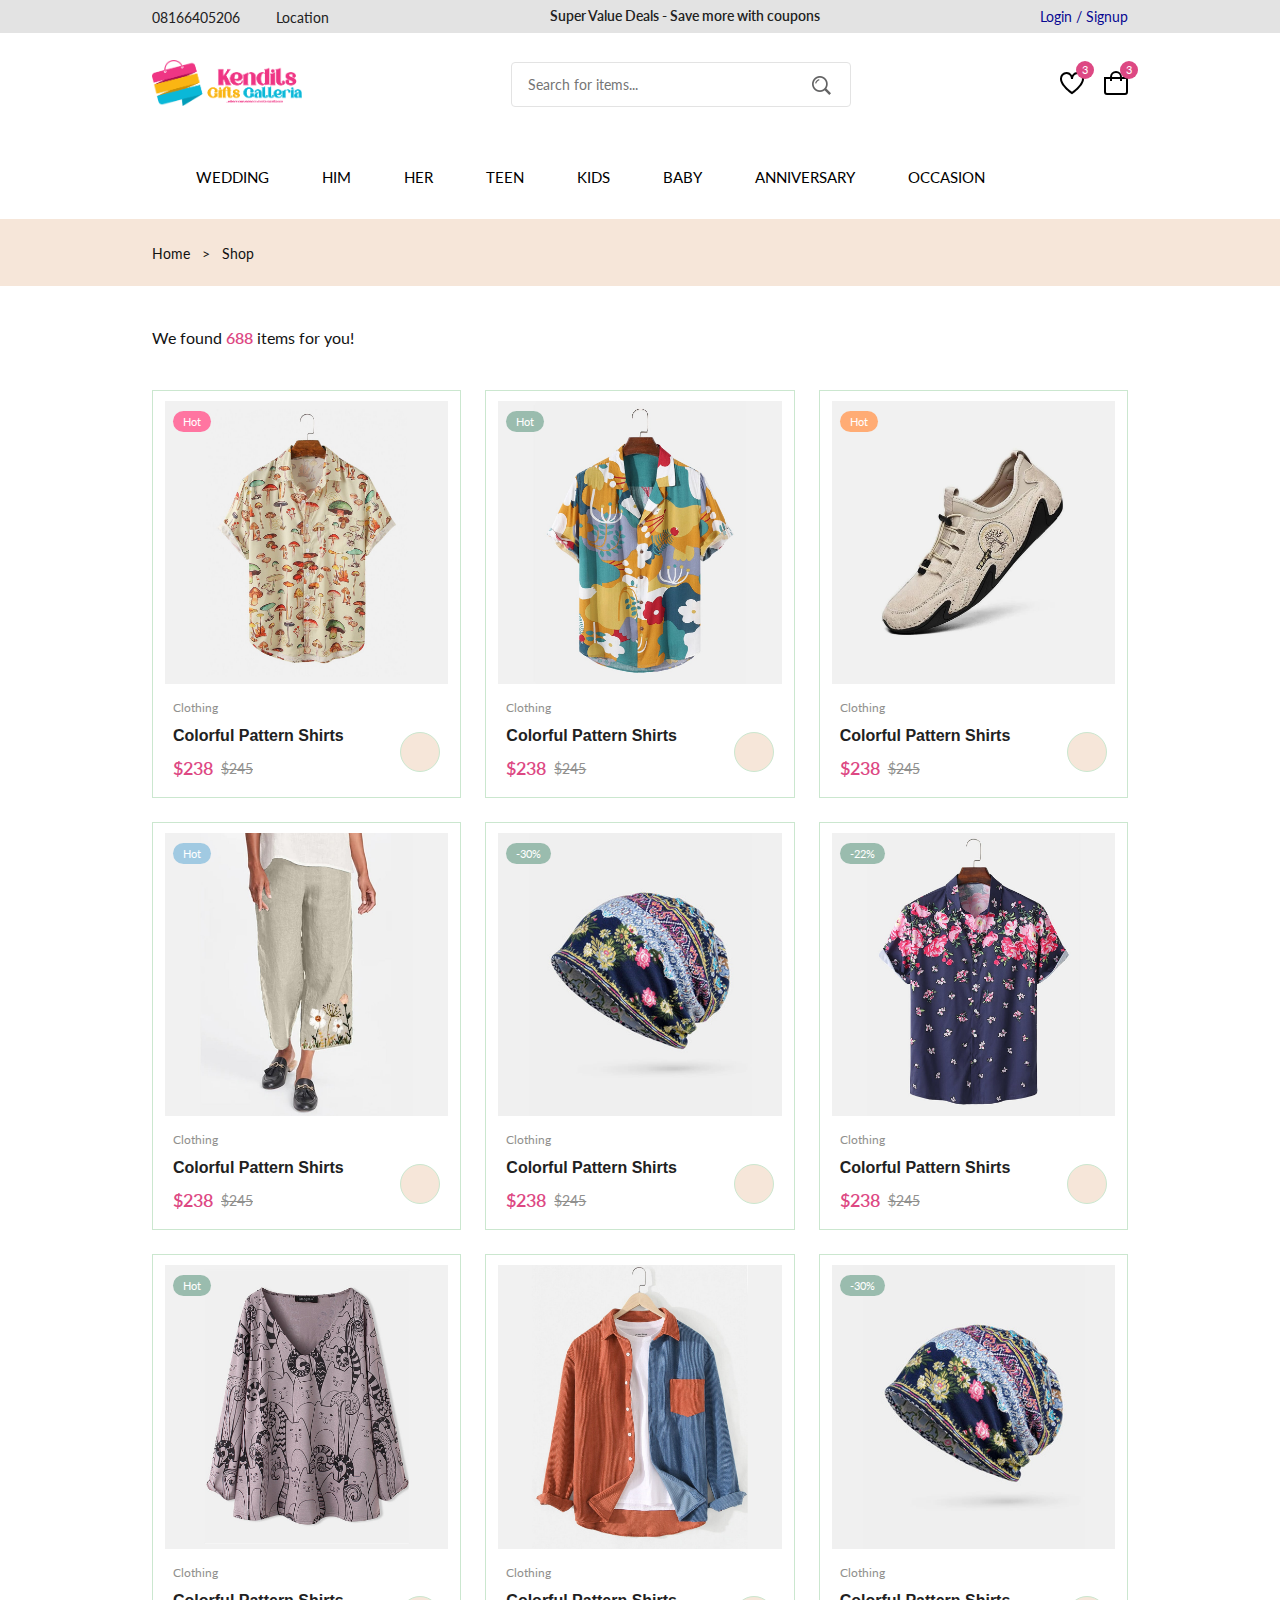
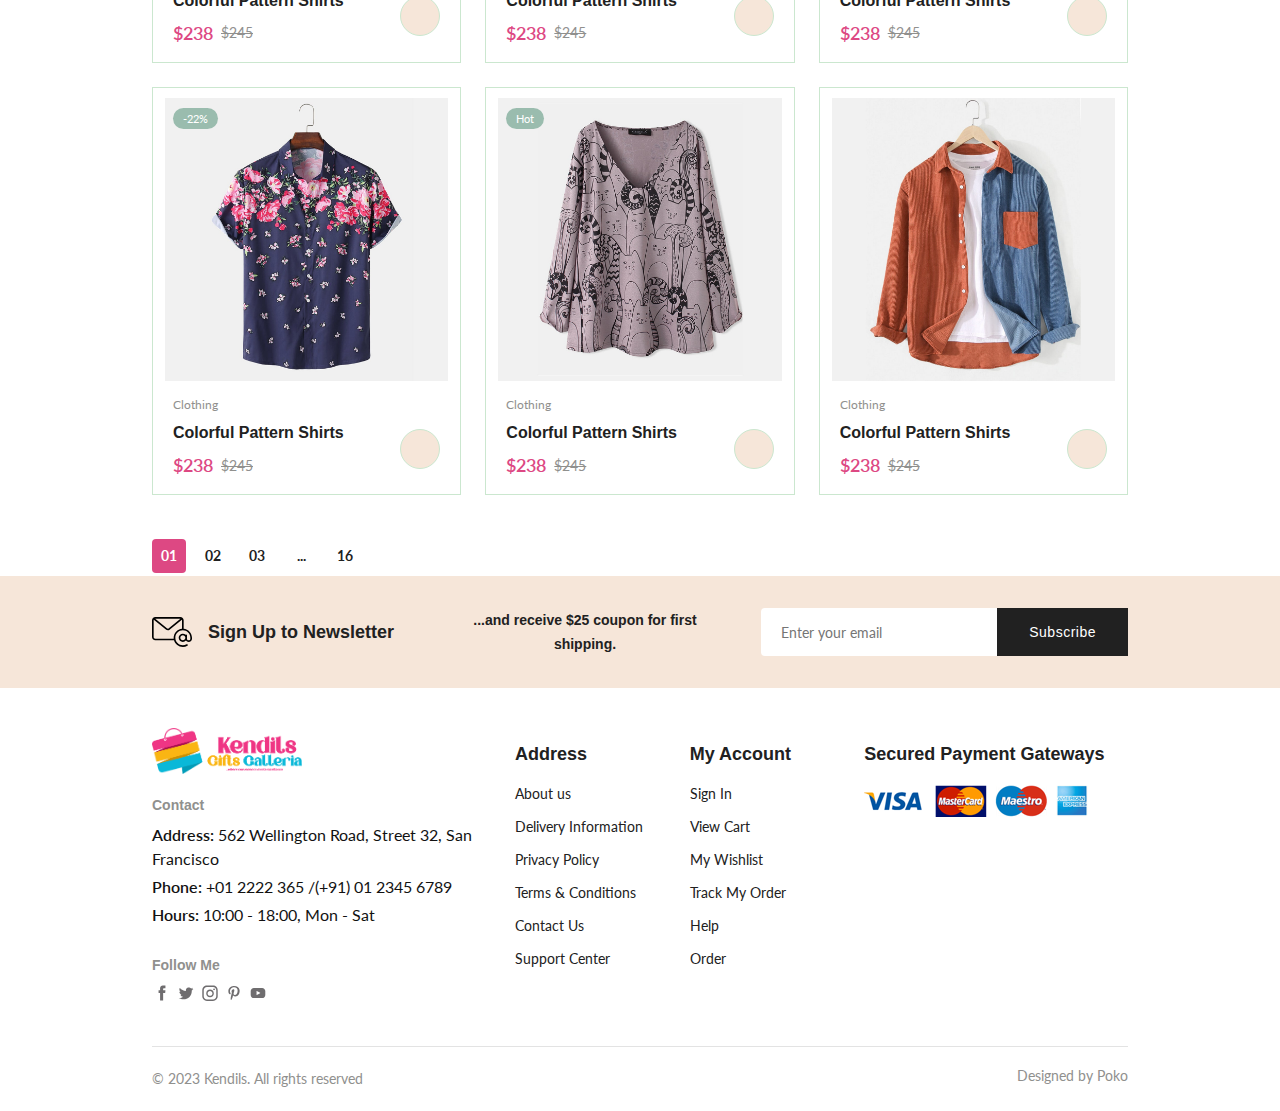
<file: shop.html>
<!DOCTYPE html>
<html lang="en">
  <head>
    <meta charset="UTF-8" />
    <meta name="viewport" content="width=device-width, initial-scale=1.0" />

    <!-- FLATICOIN -->
    <link
      rel="stylesheet"
      href="https://cdn-uicons.flaticon.com/uicons-regular-straight/css/uicons-regular-straight.css"
    />

    <!-- SWIPER CSS -->
    <link
      rel="stylesheet"
      href="https://cdn.jsdelivr.net/npm/swiper@10/swiper-bundle.min.css"
    />

    <!-- CSS -->
    <link rel="stylesheet" href="Assets/css/style.css" />
    <title>Kendils</title>
  </head>
  <body>
    <!----- HEADER1 ----->
    <header class="header">
      <div class="header_top">
        <div class="header_container container">
          <div class="header_contact">
            <span>08166405206</span>

            <span>Location</span>
          </div>

          <p class="header_alert-news">
            Super Value Deals - Save more with coupons
          </p>

          <a href="login-register.html" class="header_top-action">
            Login / Signup
          </a>
        </div>
      </div>

      <nav class="nav container">
        <a href="index.html" class="nav_logo">
          <img src="Assets/img/kendilslogo.png" alt="" class="nav_logo-img" />
        </a>

        <div class="nav_menu" id="nav-menu">
          <!-- <ul class="nav_list">
            <li class="nav_item">
              <a href="" class="nav_link">Account</a>
            </li>

            <li class="nav_item">
              <a href="shop.html" class="nav_link">Shop</a>
            </li>

            <li class="nav_item">
              <a href="" class="nav_link">Live chat</a>
            </li>

            <li class="nav_item">
              <a href="" class="nav_link">Login</a>
            </li>
          </ul> -->

          <div class="header_search">
            <input
              type="text"
              placeholder="Search for items..."
              class="form_input"
            />

            <button class="search_btn">
              <img src="Assets/img/search.png" alt="" />
            </button>
          </div>
        </div>

        <div class="header_user-actions">
          <a href="wishlist.html" class="header_action-btn">
            <img src="Assets/img/icon-heart.svg" alt="" />
            <span class="count">3</span>
          </a>

          <a href="carts.html" class="header_action-btn">
            <img src="Assets/img/icon-cart.svg" alt="" />
            <span class="count">3</span>
          </a>
        </div>
      </nav>
    </header>

    <!-- HEADER2 -->
    <header class="header2">
      <div class="container">
        <div class="row v-center">
          <div class="header-item item-left">
            <!-- <div class="logo">
              <a href="#">My logo</a>
            </div> -->
          </div>
          <!-- Menu start here -->
          <div class="header-item item-center">
            <div class="menu-overlay"></div>
            <div class="menu">
              <div class="mobile-menu-head">
                <div class="go-back"><i class="fi-rs-angle-left"></i></div>
                <div class="current-menu-title"></div>
                <div class="mobile-menu-close">&times;</div>
              </div>
              <ul class="menu-main">
                <li class="menu-item-has-children">
                  <a href="shop.html"
                    >WEDDING <i class="fi-rs-angle-down"></i
                  ></a>
                  <div class="sub-menu single-column-menu">
                    <ul>
                      <li><a href="">Wedding Gifts</a></li>
                      <li><a href="">Bridal Shower</a></li>
                      <li><a href="">Brides Gifts</a></li>
                      <li><a href="">Grooms Gifts</a></li>
                      <li><a href="">Couples Wedding Gifts</a></li>
                      <li><a href="">Personalized Wedding Gifts</a></li>
                    </ul>
                  </div>
                </li>

                <li class="menu-item-has-children">
                  <a href="#">HIM<i class="fi-rs-angle-down"></i></a>
                  <div class="sub-menu mega-menu mega-menu-column-4">
                    <div class="list-item">
                      <h4 class="title">Recipient</h4>
                      <ul>
                        <li><a href="#">Gifts for Boyfriend</a></li>
                        <li><a href="#">Gifts for Husband</a></li>
                        <li><a href="#">Gifts for Dad</a></li>
                        <li><a href="#">Gifts for Grandpa</a></li>
                      </ul>
                    </div>

                    <div class="list-item">
                      <h4 class="title">Occasion</h4>

                      <ul>
                        <li><a href="#">Anniversary for Him</a></li>
                        <li><a href="#">Birthday Gifts for Him</a></li>
                        <li><a href="#">Wedding Gifts</a></li>
                        <li><a href="#">Graduation Gifts For Him</a></li>
                      </ul>
                      <h4 class="title">Personality</h4>
                      <ul>
                        <li><a href="#">Gifts for Sports Fans</a></li>
                        <li><a href="#">Gifts for Your Boss</a></li>
                        <li><a href="#">Gifts for Beer Lovers</a></li>
                      </ul>
                    </div>
                  </div>
                </li>

                <li class="menu-item-has-children">
                  <a href="#">HER<i class="fi-rs-angle-down"></i></a>
                  <div class="sub-menu mega-menu mega-menu-column-4">
                    <div class="list-item">
                      <h4 class="title">Recipient</h4>
                      <ul>
                        <li><a href="#">Gifts for Girlfriend</a></li>
                        <li><a href="#">Gifts for Wife</a></li>
                        <li><a href="#">Gifts for Mom</a></li>
                        <li><a href="#">Gifts for Grandma</a></li>
                      </ul>
                    </div>

                    <div class="list-item">
                      <h4 class="title">Occasion</h4>

                      <ul>
                        <li><a href="#">Anniversary for Her</a></li>
                        <li><a href="#">Birthday Gifts for Her</a></li>
                        <li><a href="#">Wedding Gifts</a></li>
                        <li><a href="#">Graduation Gifts For Her</a></li>
                      </ul>
                      <h4 class="title">Personality</h4>
                      <ul>
                        <li><a href="#">Friendship Gifts</a></li>
                        <li><a href="#">Host & Hostess Gifts</a></li>
                        <li><a href="#">Home Decor</a></li>
                      </ul>
                    </div>
                  </div>
                </li>

                <li class="menu-item-has-children">
                  <a href="shop.html">TEEN<i class="fi-rs-angle-down"></i></a>
                  <div class="sub-menu mega-menu mega-menu-column-4">
                    <div class="list-item">
                      <h4 class="title">Teen Boy Gifts</h4>
                      <ul>
                        <li><a href="#">Bestsellers</a></li>
                        <li><a href="#">Teen Boy Birthday Gifts</a></li>
                        <li><a href="#">Boy Confirmation Gifts</a></li>
                        <li><a href="#">Boy Graduation Gifts</a></li>
                      </ul>
                    </div>

                    <div class="list-item">
                      <h4 class="title">Teen Girl Gifts</h4>

                      <ul>
                        <li><a href="#">Bestsellers</a></li>
                        <li><a href="#">Teen Girl Birthday Gifts</a></li>
                        <li><a href="#">Girl Confirmation Gifts</a></li>
                        <li><a href="#">Graduation Gifts</a></li>
                      </ul>
                      <!-- <h4 class="title">Furniture</h4>
                      <ul>
                        <li><a href="#">Product List</a></li>
                        <li><a href="#">Product List</a></li>
                        <li><a href="#">Product List</a></li>
                      </ul> -->
                    </div>
                  </div>
                </li>

                <li class="menu-item-has-children">
                  <a href="shop.html">KIDS<i class="fi-rs-angle-down"></i></a>
                  <div class="sub-menu mega-menu mega-menu-column-4">
                    <div class="list-item">
                      <h4 class="title">Recipient</h4>
                      <ul>
                        <li><a href="#">Gifts for Boys</a></li>
                        <li><a href="#">Gifts for Girls</a></li>
                        <li><a href="#">Gifts for Tween Boys</a></li>
                        <li><a href="#">Gifts for Tween Girls</a></li>
                      </ul>
                      <h4 class="title">By Occasion</h4>
                      <ul>
                        <li><a href="#">Back to School</a></li>
                        <li><a href="#">Birthday Gifts for Kids</a></li>
                        <li><a href="#">First Communion Gifts</a></li>
                        <li><a href="#">Kindergarten Graduation</a></li>
                      </ul>
                    </div>

                    <div class="list-item">
                      <h4 class="title">By Age</h4>

                      <ul>
                        <li><a href="#">Gifts for 3 Year Olds</a></li>
                        <li><a href="#">Gifts for 4 Year Olds</a></li>
                        <li><a href="#">Gifts for 5 Year Olds</a></li>
                        <li><a href="#">Gifts for 6 Year Olds</a></li>
                        <li><a href="#">Gifts for 7 Year Olds</a></li>
                        <li><a href="#">Gifts for 8 Year Olds</a></li>
                        <li><a href="#">Gifts for 9 Year Olds</a></li>
                        <li><a href="#">Gifts for 10 Year Olds</a></li>
                      </ul>
                    </div>
                  </div>
                </li>

                <li class="menu-item-has-children">
                  <a href="shop.html">BABY<i class="fi-rs-angle-down"></i></a>
                  <div class="sub-menu mega-menu mega-menu-column-4">
                    <div class="list-item">
                      <h4 class="title">Occasion</h4>
                      <ul>
                        <li><a href="#">Baby Shower Gifts</a></li>
                        <li><a href="#">New Baby Gifts</a></li>
                        <li><a href="#">First Birthday Gifts</a></li>
                        <li><a href="#">Baptism Gifts</a></li>
                      </ul>
                    </div>

                    <div class="list-item">
                      <h4 class="title">By Age</h4>

                      <ul>
                        <li><a href="#">1 to 3 Month Old Gifts</a></li>
                        <li><a href="#">4 to 6 Month Old Gifts</a></li>
                        <li><a href="#">7 to 11 Month Old Gifts</a></li>
                        <li><a href="#">Gifts for 1 Year Olds</a></li>
                        <li><a href="#">Gifts for 2 Year Olds</a></li>
                      </ul>
                      <!-- <h4 class="title">Furniture</h4>
                      <ul>
                        <li><a href="#">Product List</a></li>
                        <li><a href="#">Product List</a></li>
                        <li><a href="#">Product List</a></li>
                      </ul> -->
                    </div>
                  </div>
                </li>

                <li class="menu-item-has-children">
                  <a href="shop.html"
                    >ANNIVERSARY<i class="fi-rs-angle-down"></i
                  ></a>
                  <div class="sub-menu mega-menu mega-menu-column-4">
                    <div class="list-item">
                      <!-- <h4 class="title">Men's Fashion</h4> -->
                      <ul>
                        <li><a href="#">Anniversary Gifts</a></li>
                        <li><a href="#">For Him</a></li>
                        <li><a href="#">For Her</a></li>
                        <li><a href="#">For the Couple</a></li>
                      </ul>
                    </div>

                    <div class="list-item">
                      <h4 class="title">Year</h4>

                      <ul>
                        <li><a href="#">1st Anniversary Gifts</a></li>
                        <li><a href="#">5th Anniversary Gifts</a></li>
                        <li><a href="#">10th Anniversary Gifts</a></li>
                        <li><a href="#">25th Anniversary Gifts</a></li>
                        <li><a href="#">50th Anniversary Gifts</a></li>
                      </ul>
                      <!-- <h4 class="title">Furniture</h4>
                      <ul>
                        <li><a href="#">Product List</a></li>
                        <li><a href="#">Product List</a></li>
                        <li><a href="#">Product List</a></li>
                      </ul> -->
                    </div>
                  </div>
                </li>

                <li class="menu-item-has-children">
                  <a href="#">OCCASION<i class="fi-rs-angle-down"></i></a>
                  <div class="sub-menu mega-menu mega-menu-column-4">
                    <div class="list-item">
                      <h4 class="title">Upcoming Holidays</h4>
                      <ul>
                        <li><a href="#">Back to School</a></li>
                        <li><a href="#">Grandparents Day (9/10)</a></li>
                      </ul>
                    </div>

                    <div class="list-item">
                      <h4 class="title">Top Occasions</h4>

                      <ul>
                        <li><a href="#">Anniversary Gifts</a></li>
                        <li><a href="#">Birthday Gifts</a></li>
                        <li><a href="#">Bridal Shower Gifts</a></li>
                        <li><a href="#">Congratulations Gifts</a></li>
                        <li><a href="#">Entertaining Gifts</a></li>
                        <li><a href="#">Get Well Soon Gifts</a></li>
                        <li><a href="#">Graduation Gifts</a></li>
                        <li><a href="#">Housewarming Gifts</a></li>
                        <li><a href="#">Religious Gifts</a></li>
                        <li><a href="#">Retirement Gifts</a></li>
                        <li><a href="#">Sympathy Gifts</a></li>
                        <li><a href="#">Thank You Gifts</a></li>
                        <li><a href="#">Wedding Gifts</a></li>
                      </ul>
                      <!-- <h4 class="title">Furniture</h4>
                      <ul>
                        <li><a href="#">Product List</a></li>
                        <li><a href="#">Product List</a></li>
                        <li><a href="#">Product List</a></li>
                      </ul> -->
                    </div>
                  </div>
                </li>

                <li class="menu-item-has-children">
                  <a href="login-register.html" class="mobile-login"
                    >Login / Signup</a
                  >
                </li>
              </ul>
            </div>
          </div>
          <!-- Menu end here -->
          <div class="header-item item-right">
            <!-- <a href="#"><i class="fi-rs-search"></i></a>
            <a href="#"><i class="fi-rs-search"></i></a>
            <a href="#"><i class="fi-rs-search"></i></a> -->
            <!-- mobile menu trigger -->
            <div class="mobile-menu-trigger">
              <span></span>
            </div>
          </div>
        </div>
      </div>
    </header>

    <!----- MAIN ----->
    <main class="main">
      <!----- BREADCRUMB ----->
      <section class="breadcrumb">
        <ul class="breadcrumb_list flex container">
          <li><a href="index.html" class="breadcrumb_link">Home</a></li>
          <li><span class="breadcrumb_link">></span></li>
          <li><span class="breadcrumb_link">Shop</span></li>
        </ul>
      </section>

      <!----- PRODUCTS ----->
      <section class="products container">
        <p class="total_products">We found <span>688</span> items for you!</p>

        <div class="products_container grid">
          <div class="product_item">
            <div class="product_banner">
              <a href="details.html" class="product_images">
                <img
                  src="Assets/img/product-1-1.jpg"
                  alt=""
                  class="product_img default"
                />

                <img
                  src="Assets/img/product-1-2.jpg"
                  alt=""
                  class="product_img hover"
                />
              </a>

              <div class="product_action">
                <a href="#" class="action_btn" aria-label="Quick View">
                  <i class="fi fi-rs-eye"></i>

                  <a href="#" class="action_btn" aria-label="Add to Wishlist">
                    <i class="fi fi-rs-heart"></i>
                  </a>

                  <a href="#" class="action_btn" aria-label="Compare">
                    <i class="fi fi-rs-shuffle"></i>
                  </a>
                </a>
              </div>

              <div class="product_badge light-pink">Hot</div>
            </div>

            <div class="product_content">
              <span class="product_category">Clothing</span>
              <a href="details.html">
                <h3 class="product_title">Colorful Pattern Shirts</h3>
              </a>
              <div class="product_rating">
                <i class="fi fi-rs-star"></i>
                <i class="fi fi-rs-star"></i>
                <i class="fi fi-rs-star"></i>
                <i class="fi fi-rs-star"></i>
                <i class="fi fi-rs-star"></i>
              </div>
              <div class="product_price flex">
                <span class="new_price">$238</span>
                <span class="old_price">$245</span>
              </div>

              <a href="#" class="action_btn cart_btn" aria-label="Add to Cart">
                <i class="fi fi-rs-shopping-bag-add"></i>
              </a>
            </div>
          </div>

          <div class="product_item">
            <div class="product_banner">
              <a href="details.html" class="product_images">
                <img
                  src="Assets/img/product-2-1.jpg"
                  alt=""
                  class="product_img default"
                />

                <img
                  src="Assets/img/product-2-2.jpg"
                  alt=""
                  class="product_img hover"
                />
              </a>

              <div class="product_action">
                <a href="#" class="action_btn" aria-label="Quick View">
                  <i class="fi fi-rs-eye"></i>

                  <a href="#" class="action_btn" aria-label="Add to Wishlist">
                    <i class="fi fi-rs-heart"></i>
                  </a>

                  <a href="#" class="action_btn" aria-label="Compare">
                    <i class="fi fi-rs-shuffle"></i>
                  </a>
                </a>
              </div>

              <div class="product_badge light-green">Hot</div>
            </div>

            <div class="product_content">
              <span class="product_category">Clothing</span>
              <a href="details.html">
                <h3 class="product_title">Colorful Pattern Shirts</h3>
              </a>
              <div class="product_rating">
                <i class="fi fi-rs-star"></i>
                <i class="fi fi-rs-star"></i>
                <i class="fi fi-rs-star"></i>
                <i class="fi fi-rs-star"></i>
                <i class="fi fi-rs-star"></i>
              </div>
              <div class="product_price flex">
                <span class="new_price">$238</span>
                <span class="old_price">$245</span>
              </div>

              <a href="#" class="action_btn cart_btn" aria-label="Add to Cart">
                <i class="fi fi-rs-shopping-bag-add"></i>
              </a>
            </div>
          </div>

          <div class="product_item">
            <div class="product_banner">
              <a href="details.html" class="product_images">
                <img
                  src="Assets/img/product-3-1.jpg"
                  alt=""
                  class="product_img default"
                />

                <img
                  src="Assets/img/product-3-2.jpg"
                  alt=""
                  class="product_img hover"
                />
              </a>

              <div class="product_action">
                <a href="#" class="action_btn" aria-label="Quick View">
                  <i class="fi fi-rs-eye"></i>

                  <a href="#" class="action_btn" aria-label="Add to Wishlist">
                    <i class="fi fi-rs-heart"></i>
                  </a>

                  <a href="#" class="action_btn" aria-label="Compare">
                    <i class="fi fi-rs-shuffle"></i>
                  </a>
                </a>
              </div>

              <div class="product_badge light-orange">Hot</div>
            </div>

            <div class="product_content">
              <span class="product_category">Clothing</span>
              <a href="details.html">
                <h3 class="product_title">Colorful Pattern Shirts</h3>
              </a>
              <div class="product_rating">
                <i class="fi fi-rs-star"></i>
                <i class="fi fi-rs-star"></i>
                <i class="fi fi-rs-star"></i>
                <i class="fi fi-rs-star"></i>
                <i class="fi fi-rs-star"></i>
              </div>
              <div class="product_price flex">
                <span class="new_price">$238</span>
                <span class="old_price">$245</span>
              </div>

              <a href="#" class="action_btn cart_btn" aria-label="Add to Cart">
                <i class="fi fi-rs-shopping-bag-add"></i>
              </a>
            </div>
          </div>

          <div class="product_item">
            <div class="product_banner">
              <a href="details.html" class="product_images">
                <img
                  src="Assets/img/product-4-1.jpg"
                  alt=""
                  class="product_img default"
                />

                <img
                  src="Assets/img/product-4-2.jpg"
                  alt=""
                  class="product_img hover"
                />
              </a>

              <div class="product_action">
                <a href="#" class="action_btn" aria-label="Quick View">
                  <i class="fi fi-rs-eye"></i>

                  <a href="#" class="action_btn" aria-label="Add to Wishlist">
                    <i class="fi fi-rs-heart"></i>
                  </a>

                  <a href="#" class="action_btn" aria-label="Compare">
                    <i class="fi fi-rs-shuffle"></i>
                  </a>
                </a>
              </div>

              <div class="product_badge light-blue">Hot</div>
            </div>

            <div class="product_content">
              <span class="product_category">Clothing</span>
              <a href="details.html">
                <h3 class="product_title">Colorful Pattern Shirts</h3>
              </a>
              <div class="product_rating">
                <i class="fi fi-rs-star"></i>
                <i class="fi fi-rs-star"></i>
                <i class="fi fi-rs-star"></i>
                <i class="fi fi-rs-star"></i>
                <i class="fi fi-rs-star"></i>
              </div>
              <div class="product_price flex">
                <span class="new_price">$238</span>
                <span class="old_price">$245</span>
              </div>

              <a href="#" class="action_btn cart_btn" aria-label="Add to Cart">
                <i class="fi fi-rs-shopping-bag-add"></i>
              </a>
            </div>
          </div>

          <div class="product_item">
            <div class="product_banner">
              <a href="details.html" class="product_images">
                <img
                  src="Assets/img/product-5-1.jpg"
                  alt=""
                  class="product_img default"
                />

                <img
                  src="Assets/img/product-5-2.jpg"
                  alt=""
                  class="product_img hover"
                />
              </a>

              <div class="product_action">
                <a href="#" class="action_btn" aria-label="Quick View">
                  <i class="fi fi-rs-eye"></i>

                  <a href="#" class="action_btn" aria-label="Add to Wishlist">
                    <i class="fi fi-rs-heart"></i>
                  </a>

                  <a href="#" class="action_btn" aria-label="Compare">
                    <i class="fi fi-rs-shuffle"></i>
                  </a>
                </a>
              </div>

              <div class="product_badge light-green">-30%</div>
            </div>

            <div class="product_content">
              <span class="product_category">Clothing</span>
              <a href="details.html">
                <h3 class="product_title">Colorful Pattern Shirts</h3>
              </a>
              <div class="product_rating">
                <i class="fi fi-rs-star"></i>
                <i class="fi fi-rs-star"></i>
                <i class="fi fi-rs-star"></i>
                <i class="fi fi-rs-star"></i>
                <i class="fi fi-rs-star"></i>
              </div>
              <div class="product_price flex">
                <span class="new_price">$238</span>
                <span class="old_price">$245</span>
              </div>

              <a href="#" class="action_btn cart_btn" aria-label="Add to Cart">
                <i class="fi fi-rs-shopping-bag-add"></i>
              </a>
            </div>
          </div>

          <div class="product_item">
            <div class="product_banner">
              <a href="details.html" class="product_images">
                <img
                  src="Assets/img/product-6-1.jpg"
                  alt=""
                  class="product_img default"
                />

                <img
                  src="Assets/img/product-6-2.jpg"
                  alt=""
                  class="product_img hover"
                />
              </a>

              <div class="product_action">
                <a href="#" class="action_btn" aria-label="Quick View">
                  <i class="fi fi-rs-eye"></i>

                  <a href="#" class="action_btn" aria-label="Add to Wishlist">
                    <i class="fi fi-rs-heart"></i>
                  </a>

                  <a href="#" class="action_btn" aria-label="Compare">
                    <i class="fi fi-rs-shuffle"></i>
                  </a>
                </a>
              </div>

              <div class="product_badge light-green">-22%</div>
            </div>

            <div class="product_content">
              <span class="product_category">Clothing</span>
              <a href="details.html">
                <h3 class="product_title">Colorful Pattern Shirts</h3>
              </a>
              <div class="product_rating">
                <i class="fi fi-rs-star"></i>
                <i class="fi fi-rs-star"></i>
                <i class="fi fi-rs-star"></i>
                <i class="fi fi-rs-star"></i>
                <i class="fi fi-rs-star"></i>
              </div>
              <div class="product_price flex">
                <span class="new_price">$238</span>
                <span class="old_price">$245</span>
              </div>

              <a href="#" class="action_btn cart_btn" aria-label="Add to Cart">
                <i class="fi fi-rs-shopping-bag-add"></i>
              </a>
            </div>
          </div>

          <div class="product_item">
            <div class="product_banner">
              <a href="details.html" class="product_images">
                <img
                  src="Assets/img/product-7-1.jpg"
                  alt=""
                  class="product_img default"
                />

                <img
                  src="Assets/img/product-7-2.jpg"
                  alt=""
                  class="product_img hover"
                />
              </a>

              <div class="product_action">
                <a href="#" class="action_btn" aria-label="Quick View">
                  <i class="fi fi-rs-eye"></i>

                  <a href="#" class="action_btn" aria-label="Add to Wishlist">
                    <i class="fi fi-rs-heart"></i>
                  </a>

                  <a href="#" class="action_btn" aria-label="Compare">
                    <i class="fi fi-rs-shuffle"></i>
                  </a>
                </a>
              </div>

              <div class="product_badge light-green">Hot</div>
            </div>

            <div class="product_content">
              <span class="product_category">Clothing</span>
              <a href="details.html">
                <h3 class="product_title">Colorful Pattern Shirts</h3>
              </a>
              <div class="product_rating">
                <i class="fi fi-rs-star"></i>
                <i class="fi fi-rs-star"></i>
                <i class="fi fi-rs-star"></i>
                <i class="fi fi-rs-star"></i>
                <i class="fi fi-rs-star"></i>
              </div>
              <div class="product_price flex">
                <span class="new_price">$238</span>
                <span class="old_price">$245</span>
              </div>

              <a href="#" class="action_btn cart_btn" aria-label="Add to Cart">
                <i class="fi fi-rs-shopping-bag-add"></i>
              </a>
            </div>
          </div>

          <div class="product_item">
            <div class="product_banner">
              <a href="details.html" class="product_images">
                <img
                  src="Assets/img/product-8-1.jpg"
                  alt=""
                  class="product_img default"
                />

                <img
                  src="Assets/img/product-8-2.jpg"
                  alt=""
                  class="product_img hover"
                />
              </a>

              <div class="product_action">
                <a href="#" class="action_btn" aria-label="Quick View">
                  <i class="fi fi-rs-eye"></i>

                  <a href="#" class="action_btn" aria-label="Add to Wishlist">
                    <i class="fi fi-rs-heart"></i>
                  </a>

                  <a href="#" class="action_btn" aria-label="Compare">
                    <i class="fi fi-rs-shuffle"></i>
                  </a>
                </a>
              </div>
            </div>

            <div class="product_content">
              <span class="product_category">Clothing</span>
              <a href="details.html">
                <h3 class="product_title">Colorful Pattern Shirts</h3>
              </a>
              <div class="product_rating">
                <i class="fi fi-rs-star"></i>
                <i class="fi fi-rs-star"></i>
                <i class="fi fi-rs-star"></i>
                <i class="fi fi-rs-star"></i>
                <i class="fi fi-rs-star"></i>
              </div>
              <div class="product_price flex">
                <span class="new_price">$238</span>
                <span class="old_price">$245</span>
              </div>

              <a href="#" class="action_btn cart_btn" aria-label="Add to Cart">
                <i class="fi fi-rs-shopping-bag-add"></i>
              </a>
            </div>
          </div>

          <div class="product_item">
            <div class="product_banner">
              <a href="details.html" class="product_images">
                <img
                  src="Assets/img/product-5-1.jpg"
                  alt=""
                  class="product_img default"
                />

                <img
                  src="Assets/img/product-5-2.jpg"
                  alt=""
                  class="product_img hover"
                />
              </a>

              <div class="product_action">
                <a href="#" class="action_btn" aria-label="Quick View">
                  <i class="fi fi-rs-eye"></i>

                  <a href="#" class="action_btn" aria-label="Add to Wishlist">
                    <i class="fi fi-rs-heart"></i>
                  </a>

                  <a href="#" class="action_btn" aria-label="Compare">
                    <i class="fi fi-rs-shuffle"></i>
                  </a>
                </a>
              </div>

              <div class="product_badge light-green">-30%</div>
            </div>

            <div class="product_content">
              <span class="product_category">Clothing</span>
              <a href="details.html">
                <h3 class="product_title">Colorful Pattern Shirts</h3>
              </a>
              <div class="product_rating">
                <i class="fi fi-rs-star"></i>
                <i class="fi fi-rs-star"></i>
                <i class="fi fi-rs-star"></i>
                <i class="fi fi-rs-star"></i>
                <i class="fi fi-rs-star"></i>
              </div>
              <div class="product_price flex">
                <span class="new_price">$238</span>
                <span class="old_price">$245</span>
              </div>

              <a href="#" class="action_btn cart_btn" aria-label="Add to Cart">
                <i class="fi fi-rs-shopping-bag-add"></i>
              </a>
            </div>
          </div>

          <div class="product_item">
            <div class="product_banner">
              <a href="details.html" class="product_images">
                <img
                  src="Assets/img/product-6-1.jpg"
                  alt=""
                  class="product_img default"
                />

                <img
                  src="Assets/img/product-6-2.jpg"
                  alt=""
                  class="product_img hover"
                />
              </a>

              <div class="product_action">
                <a href="#" class="action_btn" aria-label="Quick View">
                  <i class="fi fi-rs-eye"></i>

                  <a href="#" class="action_btn" aria-label="Add to Wishlist">
                    <i class="fi fi-rs-heart"></i>
                  </a>

                  <a href="#" class="action_btn" aria-label="Compare">
                    <i class="fi fi-rs-shuffle"></i>
                  </a>
                </a>
              </div>

              <div class="product_badge light-green">-22%</div>
            </div>

            <div class="product_content">
              <span class="product_category">Clothing</span>
              <a href="details.html">
                <h3 class="product_title">Colorful Pattern Shirts</h3>
              </a>
              <div class="product_rating">
                <i class="fi fi-rs-star"></i>
                <i class="fi fi-rs-star"></i>
                <i class="fi fi-rs-star"></i>
                <i class="fi fi-rs-star"></i>
                <i class="fi fi-rs-star"></i>
              </div>
              <div class="product_price flex">
                <span class="new_price">$238</span>
                <span class="old_price">$245</span>
              </div>

              <a href="#" class="action_btn cart_btn" aria-label="Add to Cart">
                <i class="fi fi-rs-shopping-bag-add"></i>
              </a>
            </div>
          </div>

          <div class="product_item">
            <div class="product_banner">
              <a href="details.html" class="product_images">
                <img
                  src="Assets/img/product-7-1.jpg"
                  alt=""
                  class="product_img default"
                />

                <img
                  src="Assets/img/product-7-2.jpg"
                  alt=""
                  class="product_img hover"
                />
              </a>

              <div class="product_action">
                <a href="#" class="action_btn" aria-label="Quick View">
                  <i class="fi fi-rs-eye"></i>

                  <a href="#" class="action_btn" aria-label="Add to Wishlist">
                    <i class="fi fi-rs-heart"></i>
                  </a>

                  <a href="#" class="action_btn" aria-label="Compare">
                    <i class="fi fi-rs-shuffle"></i>
                  </a>
                </a>
              </div>

              <div class="product_badge light-green">Hot</div>
            </div>

            <div class="product_content">
              <span class="product_category">Clothing</span>
              <a href="details.html">
                <h3 class="product_title">Colorful Pattern Shirts</h3>
              </a>
              <div class="product_rating">
                <i class="fi fi-rs-star"></i>
                <i class="fi fi-rs-star"></i>
                <i class="fi fi-rs-star"></i>
                <i class="fi fi-rs-star"></i>
                <i class="fi fi-rs-star"></i>
              </div>
              <div class="product_price flex">
                <span class="new_price">$238</span>
                <span class="old_price">$245</span>
              </div>

              <a href="#" class="action_btn cart_btn" aria-label="Add to Cart">
                <i class="fi fi-rs-shopping-bag-add"></i>
              </a>
            </div>
          </div>

          <div class="product_item">
            <div class="product_banner">
              <a href="details.html" class="product_images">
                <img
                  src="Assets/img/product-8-1.jpg"
                  alt=""
                  class="product_img default"
                />

                <img
                  src="Assets/img/product-8-2.jpg"
                  alt=""
                  class="product_img hover"
                />
              </a>

              <div class="product_action">
                <a href="#" class="action_btn" aria-label="Quick View">
                  <i class="fi fi-rs-eye"></i>

                  <a href="#" class="action_btn" aria-label="Add to Wishlist">
                    <i class="fi fi-rs-heart"></i>
                  </a>

                  <a href="#" class="action_btn" aria-label="Compare">
                    <i class="fi fi-rs-shuffle"></i>
                  </a>
                </a>
              </div>
            </div>

            <div class="product_content">
              <span class="product_category">Clothing</span>
              <a href="details.html">
                <h3 class="product_title">Colorful Pattern Shirts</h3>
              </a>
              <div class="product_rating">
                <i class="fi fi-rs-star"></i>
                <i class="fi fi-rs-star"></i>
                <i class="fi fi-rs-star"></i>
                <i class="fi fi-rs-star"></i>
                <i class="fi fi-rs-star"></i>
              </div>
              <div class="product_price flex">
                <span class="new_price">$238</span>
                <span class="old_price">$245</span>
              </div>

              <a href="#" class="action_btn cart_btn" aria-label="Add to Cart">
                <i class="fi fi-rs-shopping-bag-add"></i>
              </a>
            </div>
          </div>
        </div>

        <ul class="pagination">
          <li><a href="#" class="pagination_link active">01</a></li>
          <li><a href="#" class="pagination_link">02</a></li>
          <li><a href="#" class="pagination_link">03</a></li>
          <li><a href="#" class="pagination_link">...</a></li>
          <li><a href="#" class="pagination_link">16</a></li>
          <li>
            <a href="#" class="pagination_link icon">
              <i class="fi-rs-angle-double-small-right"></i>
            </a>
          </li>
        </ul>
      </section>

      <!----- NEWSLETTER ----->
      <section class="newsletter section">
        <div class="newsletter_container container grid">
          <h3 class="newsletter_title flex">
            <img
              src="Assets/img/icon-email.svg"
              alt=""
              class="newsletter_icon"
            />
            Sign Up to Newsletter
          </h3>

          <p class="newsletter_description">
            ...and receive $25 coupon for first shipping.
          </p>

          <form action="" class="newsletter_form">
            <input
              type="text"
              placeholder="Enter your email"
              class="newsletter_input"
            />
            <button type="submit" class="newsletter_btn">Subscribe</button>
          </form>
        </div>
      </section>
    </main>

    <!----- FOOTER ----->
    <footer class="footer container">
      <div class="footer_container grid">
        <div class="footer_content">
          <a href="index.html" class="footer_logo">
            <img
              src="Assets/img/kendilslogo.png"
              alt=""
              class="footer_logo-img"
            />
          </a>

          <h4 class="footer_subtitle">Contact</h4>

          <p class="footer_description">
            <span>Address:</span> 562 Wellington Road, Street 32, San Francisco
          </p>

          <p class="footer_description">
            <span>Phone:</span> +01 2222 365 /(+91) 01 2345 6789
          </p>

          <p class="footer_description">
            <span>Hours:</span> 10:00 - 18:00, Mon - Sat
          </p>

          <div class="footer_social">
            <h4 class="footer_subtitle">Follow Me</h4>

            <div class="footer_social-links flex">
              <a href="">
                <img
                  src="Assets/img/icon-facebook.svg"
                  alt=""
                  class="footer_social-icon"
                />
              </a>

              <a href="">
                <img
                  src="Assets/img/icon-twitter.svg"
                  alt=""
                  class="footer_social-icon"
                />
              </a>

              <a href="">
                <img
                  src="Assets/img/icon-instagram.svg"
                  alt=""
                  class="footer_social-icon"
                />
              </a>

              <a href="">
                <img
                  src="Assets/img/icon-pinterest.svg"
                  alt=""
                  class="footer_social-icon"
                />
              </a>

              <a href="">
                <img
                  src="Assets/img/icon-youtube.svg"
                  alt=""
                  class="footer_social-icon"
                />
              </a>
            </div>
          </div>
        </div>

        <div class="footer_content">
          <h3 class="footer_title">Address</h3>

          <ul class="footer_links">
            <li><a href="" class="footer_link">About us</a></li>
            <li><a href="" class="footer_link">Delivery Information</a></li>
            <li><a href="" class="footer_link">Privacy Policy</a></li>
            <li><a href="" class="footer_link">Terms & Conditions</a></li>
            <li><a href="" class="footer_link">Contact Us</a></li>
            <li><a href="" class="footer_link">Support Center</a></li>
          </ul>
        </div>

        <div class="footer_content">
          <h3 class="footer_title">My Account</h3>

          <ul class="footer_links">
            <li><a href="" class="footer_link">Sign In</a></li>
            <li><a href="" class="footer_link">View Cart</a></li>
            <li><a href="" class="footer_link">My Wishlist</a></li>
            <li><a href="" class="footer_link">Track My Order</a></li>
            <li><a href="" class="footer_link">Help</a></li>
            <li><a href="" class="footer_link">Order</a></li>
          </ul>
        </div>

        <div class="footer_content">
          <h3 class="footer_title">Secured Payment Gateways</h3>

          <img src="Assets/img/payment-method.png" alt="" class="payment_img" />
        </div>
      </div>

      <div class="footer_bottom">
        <p class="copyright">&copy; 2023 Kendils. All rights reserved</p>
        <span class="designer">Designed by Poko</span>
      </div>
    </footer>

    <!----- SWIPER JS ----->
    <script src="https://cdn.jsdelivr.net/npm/swiper@10/swiper-bundle.min.js"></script>

    <!----- MAIN JS ----->
    <script src="Assets/js/main.js"></script>
  </body>
</html>
</file>
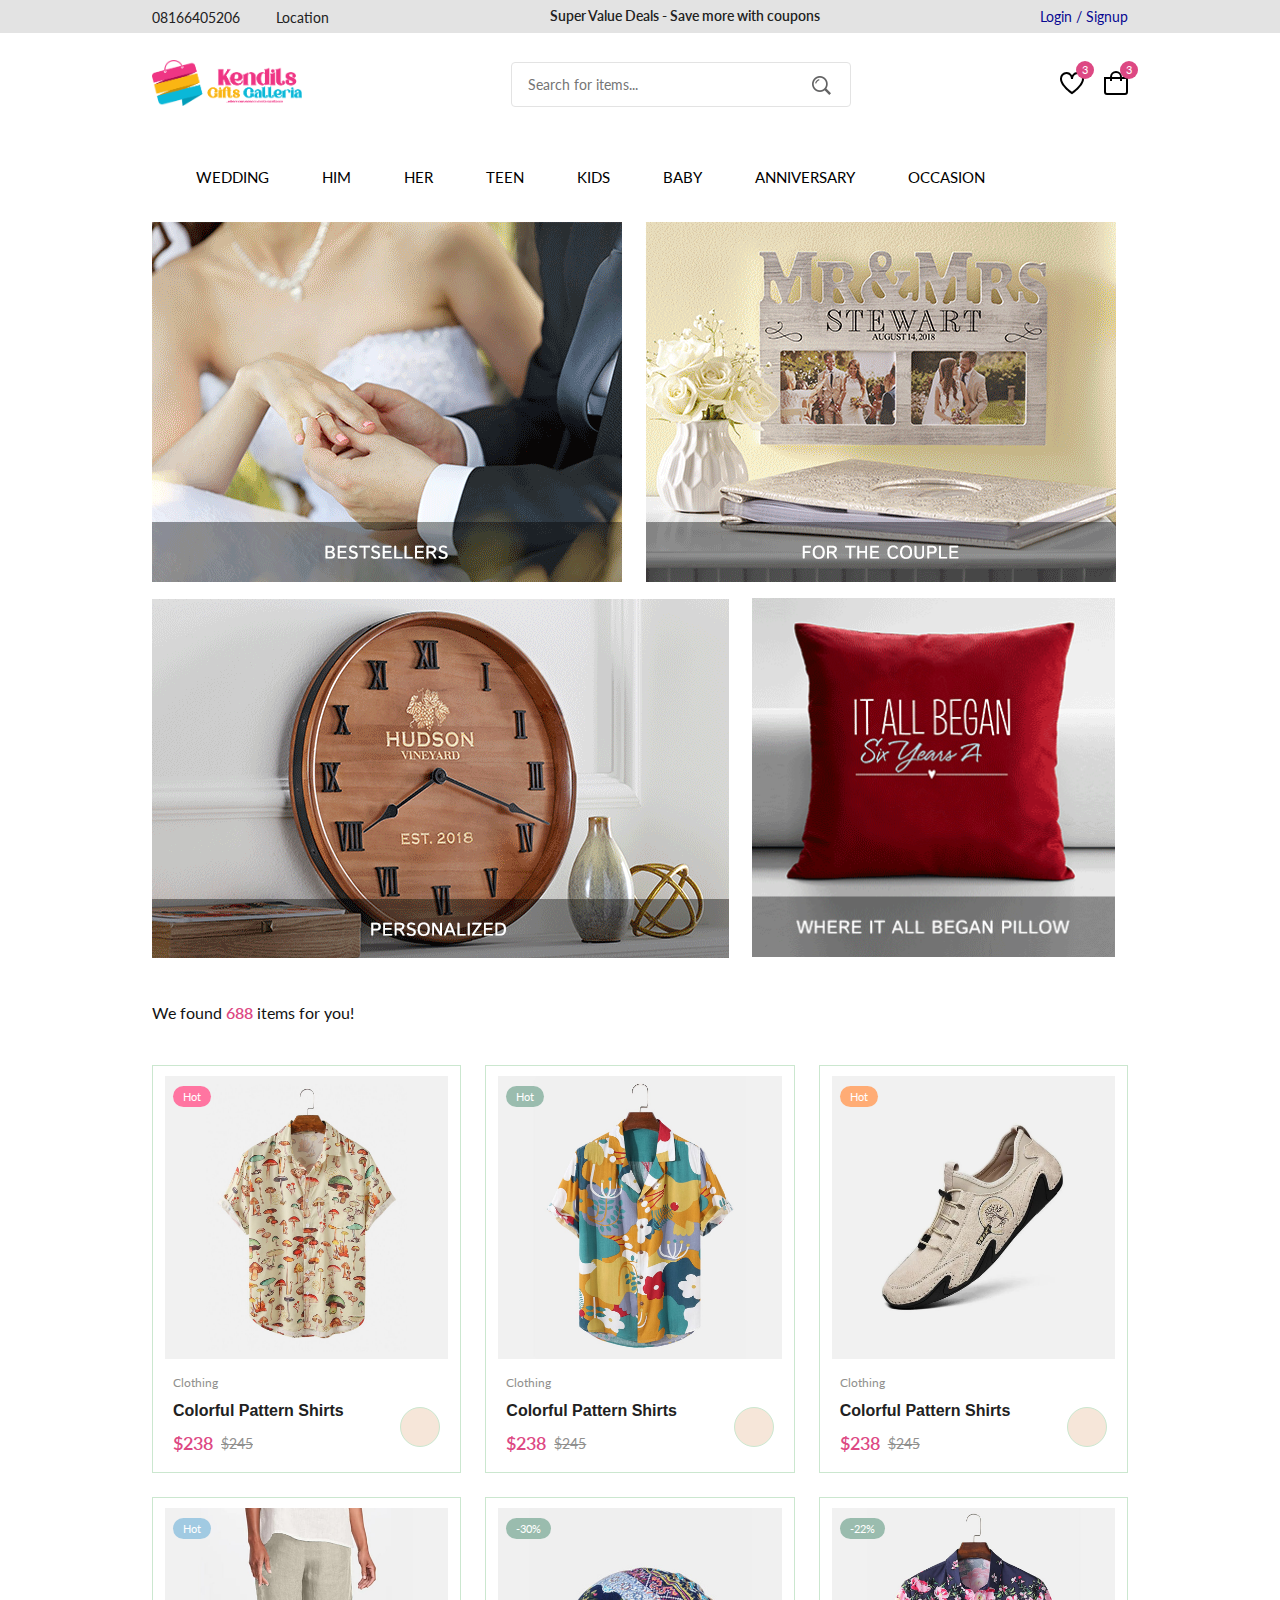
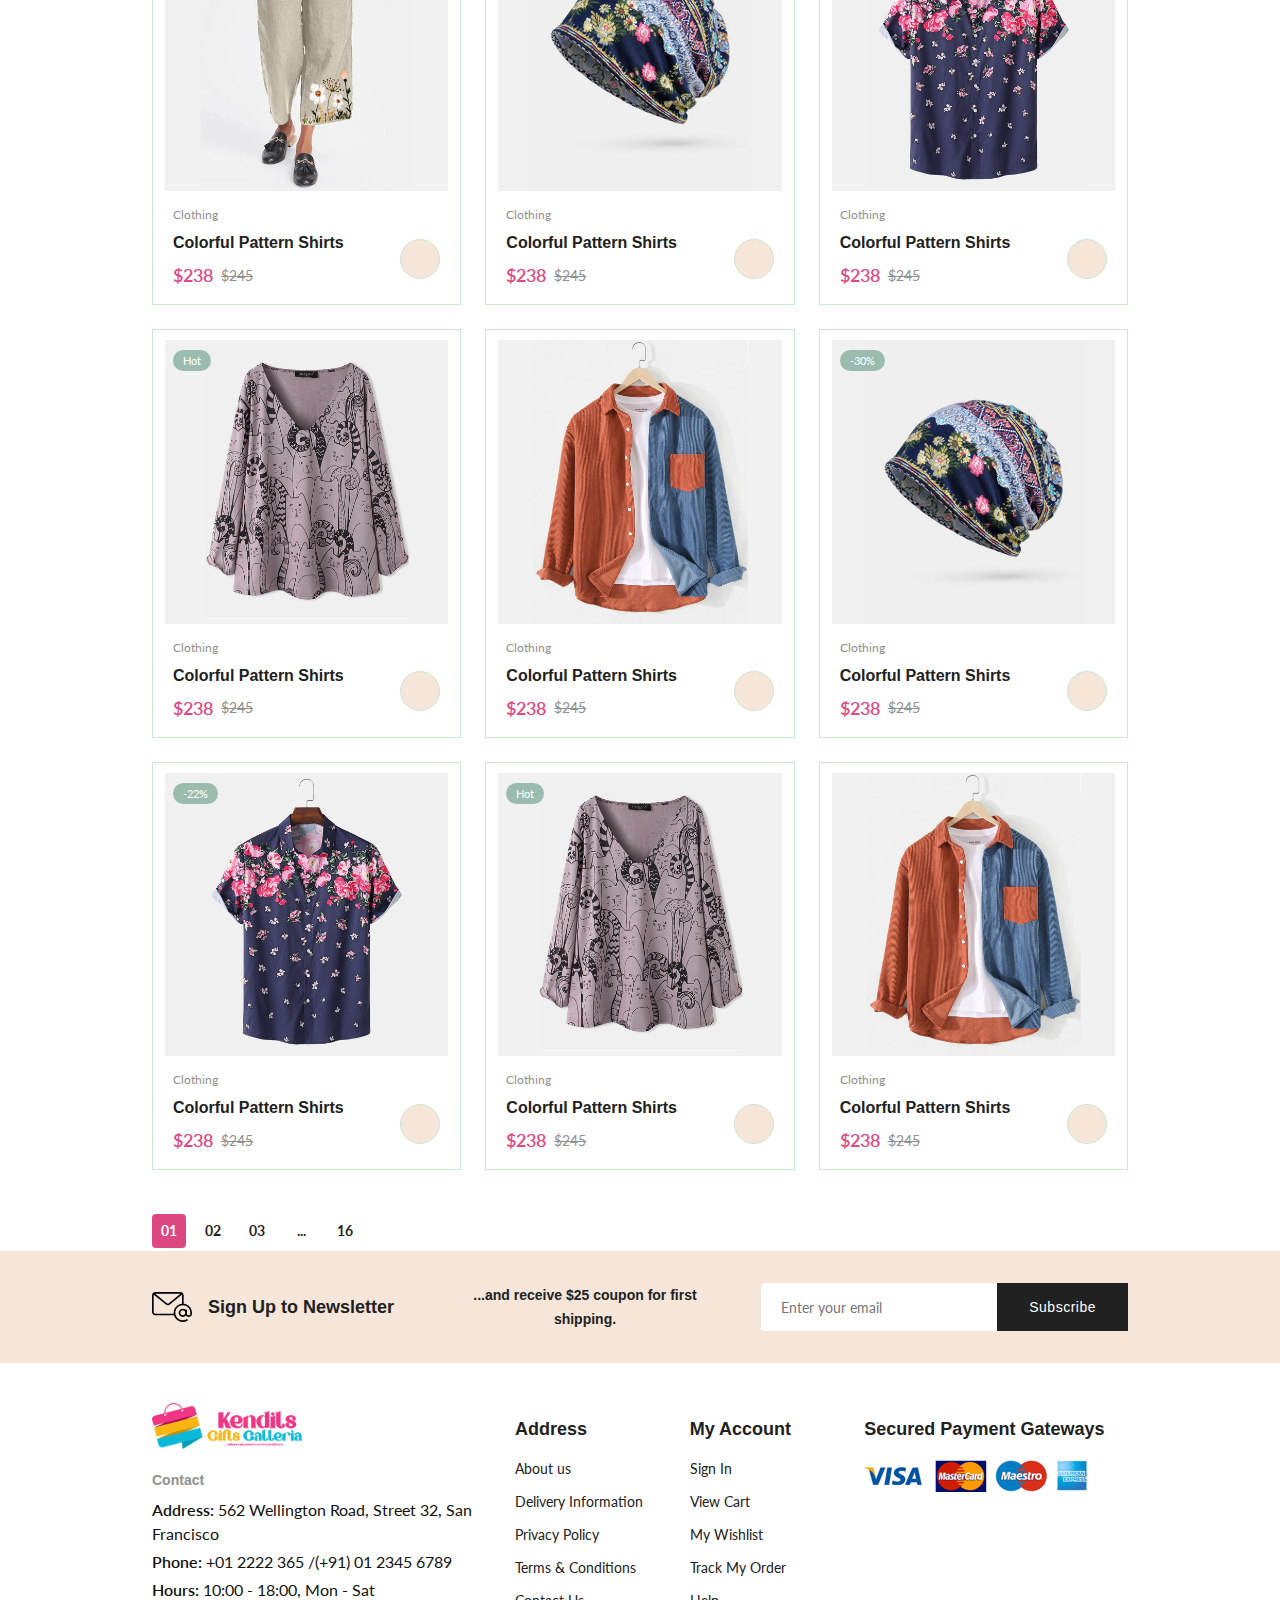
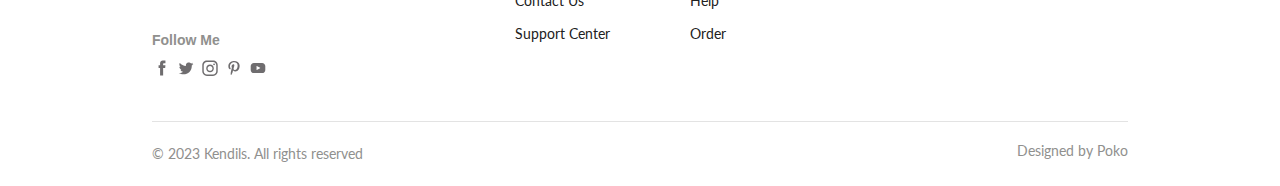
<file: wedding.html>
<!DOCTYPE html>
<html lang="en">
  <head>
    <meta charset="UTF-8" />
    <meta name="viewport" content="width=device-width, initial-scale=1.0" />

    <!-- FLATICOIN -->
    <link
      rel="stylesheet"
      href="https://cdn-uicons.flaticon.com/uicons-regular-straight/css/uicons-regular-straight.css"
    />

    <!-- SWIPER CSS -->
    <link
      rel="stylesheet"
      href="https://cdn.jsdelivr.net/npm/swiper@10/swiper-bundle.min.css"
    />

    <!-- CSS -->
    <link rel="stylesheet" href="Assets/css/style.css" />

    <title>Kendils</title>
  </head>
  <body>
    <!----- HEADER1 ----->
    <header class="header">
      <div class="header_top">
        <div class="header_container container">
          <div class="header_contact">
            <span>08166405206</span>

            <span>Location</span>
          </div>

          <p class="header_alert-news">
            Super Value Deals - Save more with coupons
          </p>

          <a href="login-register.html" class="header_top-action">
            Login / Signup
          </a>
        </div>
      </div>

      <nav class="nav container">
        <a href="index.html" class="nav_logo">
          <img src="Assets/img/kendilslogo.png" alt="" class="nav_logo-img" />
        </a>

        <div class="nav_menu" id="nav-menu">
          <!-- <ul class="nav_list">
            <li class="nav_item">
              <a href="" class="nav_link">Account</a>
            </li>

            <li class="nav_item">
              <a href="shop.html" class="nav_link">Shop</a>
            </li>

            <li class="nav_item">
              <a href="" class="nav_link">Live chat</a>
            </li>

            <li class="nav_item">
              <a href="" class="nav_link">Login</a>
            </li>
          </ul> -->

          <div class="header_search">
            <input
              type="text"
              placeholder="Search for items..."
              class="form_input"
            />

            <button class="search_btn">
              <img src="Assets/img/search.png" alt="" />
            </button>
          </div>
        </div>

        <div class="header_user-actions">
          <a href="wishlist.html" class="header_action-btn">
            <img src="Assets/img/icon-heart.svg" alt="" />
            <span class="count">3</span>
          </a>

          <a href="carts.html" class="header_action-btn">
            <img src="Assets/img/icon-cart.svg" alt="" />
            <span class="count">3</span>
          </a>
        </div>
      </nav>
    </header>

    <!-- HEADER2 -->
    <header class="header2">
      <div class="container">
        <div class="row v-center">
          <div class="header-item item-left">
            <!-- <div class="logo">
                <a href="#">My logo</a>
              </div> -->
          </div>
          <!-- Menu start here -->
          <div class="header-item item-center">
            <div class="menu-overlay"></div>
            <div class="menu">
              <div class="mobile-menu-head">
                <div class="go-back"><i class="fi-rs-angle-left"></i></div>
                <div class="current-menu-title"></div>
                <div class="mobile-menu-close">&times;</div>
              </div>
              <ul class="menu-main">
                <li class="menu-item-has-children">
                  <a href="shop.html"
                    >WEDDING <i class="fi-rs-angle-down"></i
                  ></a>
                  <div class="sub-menu single-column-menu">
                    <ul>
                      <li><a href="">Wedding Gifts</a></li>
                      <li><a href="">Bridal Shower</a></li>
                      <li><a href="">Brides Gifts</a></li>
                      <li><a href="">Grooms Gifts</a></li>
                      <li><a href="">Couples Wedding Gifts</a></li>
                      <li><a href="">Personalized Wedding Gifts</a></li>
                    </ul>
                  </div>
                </li>

                <li class="menu-item-has-children">
                  <a href="#">HIM<i class="fi-rs-angle-down"></i></a>
                  <div class="sub-menu mega-menu mega-menu-column-4">
                    <div class="list-item">
                      <h4 class="title">Recipient</h4>
                      <ul>
                        <li><a href="#">Gifts for Boyfriend</a></li>
                        <li><a href="#">Gifts for Husband</a></li>
                        <li><a href="#">Gifts for Dad</a></li>
                        <li><a href="#">Gifts for Grandpa</a></li>
                      </ul>
                    </div>

                    <div class="list-item">
                      <h4 class="title">Occasion</h4>

                      <ul>
                        <li><a href="#">Anniversary for Him</a></li>
                        <li><a href="#">Birthday Gifts for Him</a></li>
                        <li><a href="#">Wedding Gifts</a></li>
                        <li><a href="#">Graduation Gifts For Him</a></li>
                      </ul>
                      <h4 class="title">Personality</h4>
                      <ul>
                        <li><a href="#">Gifts for Sports Fans</a></li>
                        <li><a href="#">Gifts for Your Boss</a></li>
                        <li><a href="#">Gifts for Beer Lovers</a></li>
                      </ul>
                    </div>
                  </div>
                </li>

                <li class="menu-item-has-children">
                  <a href="#">HER<i class="fi-rs-angle-down"></i></a>
                  <div class="sub-menu mega-menu mega-menu-column-4">
                    <div class="list-item">
                      <h4 class="title">Recipient</h4>
                      <ul>
                        <li><a href="#">Gifts for Girlfriend</a></li>
                        <li><a href="#">Gifts for Wife</a></li>
                        <li><a href="#">Gifts for Mom</a></li>
                        <li><a href="#">Gifts for Grandma</a></li>
                      </ul>
                    </div>

                    <div class="list-item">
                      <h4 class="title">Occasion</h4>

                      <ul>
                        <li><a href="#">Anniversary for Her</a></li>
                        <li><a href="#">Birthday Gifts for Her</a></li>
                        <li><a href="#">Wedding Gifts</a></li>
                        <li><a href="#">Graduation Gifts For Her</a></li>
                      </ul>
                      <h4 class="title">Personality</h4>
                      <ul>
                        <li><a href="#">Friendship Gifts</a></li>
                        <li><a href="#">Host & Hostess Gifts</a></li>
                        <li><a href="#">Home Decor</a></li>
                      </ul>
                    </div>
                  </div>
                </li>

                <li class="menu-item-has-children">
                  <a href="shop.html">TEEN<i class="fi-rs-angle-down"></i></a>
                  <div class="sub-menu mega-menu mega-menu-column-4">
                    <div class="list-item">
                      <h4 class="title">Teen Boy Gifts</h4>
                      <ul>
                        <li><a href="#">Bestsellers</a></li>
                        <li><a href="#">Teen Boy Birthday Gifts</a></li>
                        <li><a href="#">Boy Confirmation Gifts</a></li>
                        <li><a href="#">Boy Graduation Gifts</a></li>
                      </ul>
                    </div>

                    <div class="list-item">
                      <h4 class="title">Teen Girl Gifts</h4>

                      <ul>
                        <li><a href="#">Bestsellers</a></li>
                        <li><a href="#">Teen Girl Birthday Gifts</a></li>
                        <li><a href="#">Girl Confirmation Gifts</a></li>
                        <li><a href="#">Graduation Gifts</a></li>
                      </ul>
                      <!-- <h4 class="title">Furniture</h4>
                        <ul>
                          <li><a href="#">Product List</a></li>
                          <li><a href="#">Product List</a></li>
                          <li><a href="#">Product List</a></li>
                        </ul> -->
                    </div>
                  </div>
                </li>

                <li class="menu-item-has-children">
                  <a href="shop.html">KIDS<i class="fi-rs-angle-down"></i></a>
                  <div class="sub-menu mega-menu mega-menu-column-4">
                    <div class="list-item">
                      <h4 class="title">Recipient</h4>
                      <ul>
                        <li><a href="#">Gifts for Boys</a></li>
                        <li><a href="#">Gifts for Girls</a></li>
                        <li><a href="#">Gifts for Tween Boys</a></li>
                        <li><a href="#">Gifts for Tween Girls</a></li>
                      </ul>
                      <h4 class="title">By Occasion</h4>
                      <ul>
                        <li><a href="#">Back to School</a></li>
                        <li><a href="#">Birthday Gifts for Kids</a></li>
                        <li><a href="#">First Communion Gifts</a></li>
                        <li><a href="#">Kindergarten Graduation</a></li>
                      </ul>
                    </div>

                    <div class="list-item">
                      <h4 class="title">By Age</h4>

                      <ul>
                        <li><a href="#">Gifts for 3 Year Olds</a></li>
                        <li><a href="#">Gifts for 4 Year Olds</a></li>
                        <li><a href="#">Gifts for 5 Year Olds</a></li>
                        <li><a href="#">Gifts for 6 Year Olds</a></li>
                        <li><a href="#">Gifts for 7 Year Olds</a></li>
                        <li><a href="#">Gifts for 8 Year Olds</a></li>
                        <li><a href="#">Gifts for 9 Year Olds</a></li>
                        <li><a href="#">Gifts for 10 Year Olds</a></li>
                      </ul>
                    </div>
                  </div>
                </li>

                <li class="menu-item-has-children">
                  <a href="shop.html">BABY<i class="fi-rs-angle-down"></i></a>
                  <div class="sub-menu mega-menu mega-menu-column-4">
                    <div class="list-item">
                      <h4 class="title">Occasion</h4>
                      <ul>
                        <li><a href="#">Baby Shower Gifts</a></li>
                        <li><a href="#">New Baby Gifts</a></li>
                        <li><a href="#">First Birthday Gifts</a></li>
                        <li><a href="#">Baptism Gifts</a></li>
                      </ul>
                    </div>

                    <div class="list-item">
                      <h4 class="title">By Age</h4>

                      <ul>
                        <li><a href="#">1 to 3 Month Old Gifts</a></li>
                        <li><a href="#">4 to 6 Month Old Gifts</a></li>
                        <li><a href="#">7 to 11 Month Old Gifts</a></li>
                        <li><a href="#">Gifts for 1 Year Olds</a></li>
                        <li><a href="#">Gifts for 2 Year Olds</a></li>
                      </ul>
                      <!-- <h4 class="title">Furniture</h4>
                        <ul>
                          <li><a href="#">Product List</a></li>
                          <li><a href="#">Product List</a></li>
                          <li><a href="#">Product List</a></li>
                        </ul> -->
                    </div>
                  </div>
                </li>

                <li class="menu-item-has-children">
                  <a href="shop.html"
                    >ANNIVERSARY<i class="fi-rs-angle-down"></i
                  ></a>
                  <div class="sub-menu mega-menu mega-menu-column-4">
                    <div class="list-item">
                      <!-- <h4 class="title">Men's Fashion</h4> -->
                      <ul>
                        <li><a href="#">Anniversary Gifts</a></li>
                        <li><a href="#">For Him</a></li>
                        <li><a href="#">For Her</a></li>
                        <li><a href="#">For the Couple</a></li>
                      </ul>
                    </div>

                    <div class="list-item">
                      <h4 class="title">Year</h4>

                      <ul>
                        <li><a href="#">1st Anniversary Gifts</a></li>
                        <li><a href="#">5th Anniversary Gifts</a></li>
                        <li><a href="#">10th Anniversary Gifts</a></li>
                        <li><a href="#">25th Anniversary Gifts</a></li>
                        <li><a href="#">50th Anniversary Gifts</a></li>
                      </ul>
                      <!-- <h4 class="title">Furniture</h4>
                        <ul>
                          <li><a href="#">Product List</a></li>
                          <li><a href="#">Product List</a></li>
                          <li><a href="#">Product List</a></li>
                        </ul> -->
                    </div>
                  </div>
                </li>

                <li class="menu-item-has-children">
                  <a href="#">OCCASION<i class="fi-rs-angle-down"></i></a>
                  <div class="sub-menu mega-menu mega-menu-column-4">
                    <div class="list-item">
                      <h4 class="title">Upcoming Holidays</h4>
                      <ul>
                        <li><a href="#">Back to School</a></li>
                        <li><a href="#">Grandparents Day (9/10)</a></li>
                      </ul>
                    </div>

                    <div class="list-item">
                      <h4 class="title">Top Occasions</h4>

                      <ul>
                        <li><a href="#">Anniversary Gifts</a></li>
                        <li><a href="#">Birthday Gifts</a></li>
                        <li><a href="#">Bridal Shower Gifts</a></li>
                        <li><a href="#">Congratulations Gifts</a></li>
                        <li><a href="#">Entertaining Gifts</a></li>
                        <li><a href="#">Get Well Soon Gifts</a></li>
                        <li><a href="#">Graduation Gifts</a></li>
                        <li><a href="#">Housewarming Gifts</a></li>
                        <li><a href="#">Religious Gifts</a></li>
                        <li><a href="#">Retirement Gifts</a></li>
                        <li><a href="#">Sympathy Gifts</a></li>
                        <li><a href="#">Thank You Gifts</a></li>
                        <li><a href="#">Wedding Gifts</a></li>
                      </ul>
                      <!-- <h4 class="title">Furniture</h4>
                        <ul>
                          <li><a href="#">Product List</a></li>
                          <li><a href="#">Product List</a></li>
                          <li><a href="#">Product List</a></li>
                        </ul> -->
                    </div>
                  </div>
                </li>

                <li class="menu-item-has-children">
                  <a href="login-register.html" class="mobile-login"
                    >Login / Signup</a
                  >
                </li>
              </ul>
            </div>
          </div>
          <!-- Menu end here -->
          <div class="header-item item-right">
            <!-- <a href="#"><i class="fi-rs-search"></i></a>
              <a href="#"><i class="fi-rs-search"></i></a>
              <a href="#"><i class="fi-rs-search"></i></a> -->
            <!-- mobile menu trigger -->
            <div class="mobile-menu-trigger">
              <span></span>
            </div>
          </div>
        </div>
      </div>
    </header>

    <div class="container">
      <div class="pinkbg_container1">
        <a href=""><img src="Assets/img/best sellers.png" alt="" /></a>

        <a href=""><img src="Assets/img/for the couple.png" alt="" /></a>
      </div>

      <div class="pinkbg_container2">
        <a href=""><img src="Assets/img/personalized.png" alt="" /></a>

        <a href=""><img src="Assets/img/where.png" alt="" class="where" /></a>
      </div>
    </div>

    <!----- MAIN ----->
    <main class="main">
      <!----- PRODUCTS ----->
      <section class="products container">
        <p class="total_products">We found <span>688</span> items for you!</p>

        <div class="products_container grid">
          <div class="product_item">
            <div class="product_banner">
              <a href="details.html" class="product_images">
                <img
                  src="Assets/img/product-1-1.jpg"
                  alt=""
                  class="product_img default"
                />

                <img
                  src="Assets/img/product-1-2.jpg"
                  alt=""
                  class="product_img hover"
                />
              </a>

              <div class="product_action">
                <a href="#" class="action_btn" aria-label="Quick View">
                  <i class="fi fi-rs-eye"></i>

                  <a href="#" class="action_btn" aria-label="Add to Wishlist">
                    <i class="fi fi-rs-heart"></i>
                  </a>

                  <a href="#" class="action_btn" aria-label="Compare">
                    <i class="fi fi-rs-shuffle"></i>
                  </a>
                </a>
              </div>

              <div class="product_badge light-pink">Hot</div>
            </div>

            <div class="product_content">
              <span class="product_category">Clothing</span>
              <a href="details.html">
                <h3 class="product_title">Colorful Pattern Shirts</h3>
              </a>
              <div class="product_rating">
                <i class="fi fi-rs-star"></i>
                <i class="fi fi-rs-star"></i>
                <i class="fi fi-rs-star"></i>
                <i class="fi fi-rs-star"></i>
                <i class="fi fi-rs-star"></i>
              </div>
              <div class="product_price flex">
                <span class="new_price">$238</span>
                <span class="old_price">$245</span>
              </div>

              <a href="#" class="action_btn cart_btn" aria-label="Add to Cart">
                <i class="fi fi-rs-shopping-bag-add"></i>
              </a>
            </div>
          </div>

          <div class="product_item">
            <div class="product_banner">
              <a href="details.html" class="product_images">
                <img
                  src="Assets/img/product-2-1.jpg"
                  alt=""
                  class="product_img default"
                />

                <img
                  src="Assets/img/product-2-2.jpg"
                  alt=""
                  class="product_img hover"
                />
              </a>

              <div class="product_action">
                <a href="#" class="action_btn" aria-label="Quick View">
                  <i class="fi fi-rs-eye"></i>

                  <a href="#" class="action_btn" aria-label="Add to Wishlist">
                    <i class="fi fi-rs-heart"></i>
                  </a>

                  <a href="#" class="action_btn" aria-label="Compare">
                    <i class="fi fi-rs-shuffle"></i>
                  </a>
                </a>
              </div>

              <div class="product_badge light-green">Hot</div>
            </div>

            <div class="product_content">
              <span class="product_category">Clothing</span>
              <a href="details.html">
                <h3 class="product_title">Colorful Pattern Shirts</h3>
              </a>
              <div class="product_rating">
                <i class="fi fi-rs-star"></i>
                <i class="fi fi-rs-star"></i>
                <i class="fi fi-rs-star"></i>
                <i class="fi fi-rs-star"></i>
                <i class="fi fi-rs-star"></i>
              </div>
              <div class="product_price flex">
                <span class="new_price">$238</span>
                <span class="old_price">$245</span>
              </div>

              <a href="#" class="action_btn cart_btn" aria-label="Add to Cart">
                <i class="fi fi-rs-shopping-bag-add"></i>
              </a>
            </div>
          </div>

          <div class="product_item">
            <div class="product_banner">
              <a href="details.html" class="product_images">
                <img
                  src="Assets/img/product-3-1.jpg"
                  alt=""
                  class="product_img default"
                />

                <img
                  src="Assets/img/product-3-2.jpg"
                  alt=""
                  class="product_img hover"
                />
              </a>

              <div class="product_action">
                <a href="#" class="action_btn" aria-label="Quick View">
                  <i class="fi fi-rs-eye"></i>

                  <a href="#" class="action_btn" aria-label="Add to Wishlist">
                    <i class="fi fi-rs-heart"></i>
                  </a>

                  <a href="#" class="action_btn" aria-label="Compare">
                    <i class="fi fi-rs-shuffle"></i>
                  </a>
                </a>
              </div>

              <div class="product_badge light-orange">Hot</div>
            </div>

            <div class="product_content">
              <span class="product_category">Clothing</span>
              <a href="details.html">
                <h3 class="product_title">Colorful Pattern Shirts</h3>
              </a>
              <div class="product_rating">
                <i class="fi fi-rs-star"></i>
                <i class="fi fi-rs-star"></i>
                <i class="fi fi-rs-star"></i>
                <i class="fi fi-rs-star"></i>
                <i class="fi fi-rs-star"></i>
              </div>
              <div class="product_price flex">
                <span class="new_price">$238</span>
                <span class="old_price">$245</span>
              </div>

              <a href="#" class="action_btn cart_btn" aria-label="Add to Cart">
                <i class="fi fi-rs-shopping-bag-add"></i>
              </a>
            </div>
          </div>

          <div class="product_item">
            <div class="product_banner">
              <a href="details.html" class="product_images">
                <img
                  src="Assets/img/product-4-1.jpg"
                  alt=""
                  class="product_img default"
                />

                <img
                  src="Assets/img/product-4-2.jpg"
                  alt=""
                  class="product_img hover"
                />
              </a>

              <div class="product_action">
                <a href="#" class="action_btn" aria-label="Quick View">
                  <i class="fi fi-rs-eye"></i>

                  <a href="#" class="action_btn" aria-label="Add to Wishlist">
                    <i class="fi fi-rs-heart"></i>
                  </a>

                  <a href="#" class="action_btn" aria-label="Compare">
                    <i class="fi fi-rs-shuffle"></i>
                  </a>
                </a>
              </div>

              <div class="product_badge light-blue">Hot</div>
            </div>

            <div class="product_content">
              <span class="product_category">Clothing</span>
              <a href="details.html">
                <h3 class="product_title">Colorful Pattern Shirts</h3>
              </a>
              <div class="product_rating">
                <i class="fi fi-rs-star"></i>
                <i class="fi fi-rs-star"></i>
                <i class="fi fi-rs-star"></i>
                <i class="fi fi-rs-star"></i>
                <i class="fi fi-rs-star"></i>
              </div>
              <div class="product_price flex">
                <span class="new_price">$238</span>
                <span class="old_price">$245</span>
              </div>

              <a href="#" class="action_btn cart_btn" aria-label="Add to Cart">
                <i class="fi fi-rs-shopping-bag-add"></i>
              </a>
            </div>
          </div>

          <div class="product_item">
            <div class="product_banner">
              <a href="details.html" class="product_images">
                <img
                  src="Assets/img/product-5-1.jpg"
                  alt=""
                  class="product_img default"
                />

                <img
                  src="Assets/img/product-5-2.jpg"
                  alt=""
                  class="product_img hover"
                />
              </a>

              <div class="product_action">
                <a href="#" class="action_btn" aria-label="Quick View">
                  <i class="fi fi-rs-eye"></i>

                  <a href="#" class="action_btn" aria-label="Add to Wishlist">
                    <i class="fi fi-rs-heart"></i>
                  </a>

                  <a href="#" class="action_btn" aria-label="Compare">
                    <i class="fi fi-rs-shuffle"></i>
                  </a>
                </a>
              </div>

              <div class="product_badge light-green">-30%</div>
            </div>

            <div class="product_content">
              <span class="product_category">Clothing</span>
              <a href="details.html">
                <h3 class="product_title">Colorful Pattern Shirts</h3>
              </a>
              <div class="product_rating">
                <i class="fi fi-rs-star"></i>
                <i class="fi fi-rs-star"></i>
                <i class="fi fi-rs-star"></i>
                <i class="fi fi-rs-star"></i>
                <i class="fi fi-rs-star"></i>
              </div>
              <div class="product_price flex">
                <span class="new_price">$238</span>
                <span class="old_price">$245</span>
              </div>

              <a href="#" class="action_btn cart_btn" aria-label="Add to Cart">
                <i class="fi fi-rs-shopping-bag-add"></i>
              </a>
            </div>
          </div>

          <div class="product_item">
            <div class="product_banner">
              <a href="details.html" class="product_images">
                <img
                  src="Assets/img/product-6-1.jpg"
                  alt=""
                  class="product_img default"
                />

                <img
                  src="Assets/img/product-6-2.jpg"
                  alt=""
                  class="product_img hover"
                />
              </a>

              <div class="product_action">
                <a href="#" class="action_btn" aria-label="Quick View">
                  <i class="fi fi-rs-eye"></i>

                  <a href="#" class="action_btn" aria-label="Add to Wishlist">
                    <i class="fi fi-rs-heart"></i>
                  </a>

                  <a href="#" class="action_btn" aria-label="Compare">
                    <i class="fi fi-rs-shuffle"></i>
                  </a>
                </a>
              </div>

              <div class="product_badge light-green">-22%</div>
            </div>

            <div class="product_content">
              <span class="product_category">Clothing</span>
              <a href="details.html">
                <h3 class="product_title">Colorful Pattern Shirts</h3>
              </a>
              <div class="product_rating">
                <i class="fi fi-rs-star"></i>
                <i class="fi fi-rs-star"></i>
                <i class="fi fi-rs-star"></i>
                <i class="fi fi-rs-star"></i>
                <i class="fi fi-rs-star"></i>
              </div>
              <div class="product_price flex">
                <span class="new_price">$238</span>
                <span class="old_price">$245</span>
              </div>

              <a href="#" class="action_btn cart_btn" aria-label="Add to Cart">
                <i class="fi fi-rs-shopping-bag-add"></i>
              </a>
            </div>
          </div>

          <div class="product_item">
            <div class="product_banner">
              <a href="details.html" class="product_images">
                <img
                  src="Assets/img/product-7-1.jpg"
                  alt=""
                  class="product_img default"
                />

                <img
                  src="Assets/img/product-7-2.jpg"
                  alt=""
                  class="product_img hover"
                />
              </a>

              <div class="product_action">
                <a href="#" class="action_btn" aria-label="Quick View">
                  <i class="fi fi-rs-eye"></i>

                  <a href="#" class="action_btn" aria-label="Add to Wishlist">
                    <i class="fi fi-rs-heart"></i>
                  </a>

                  <a href="#" class="action_btn" aria-label="Compare">
                    <i class="fi fi-rs-shuffle"></i>
                  </a>
                </a>
              </div>

              <div class="product_badge light-green">Hot</div>
            </div>

            <div class="product_content">
              <span class="product_category">Clothing</span>
              <a href="details.html">
                <h3 class="product_title">Colorful Pattern Shirts</h3>
              </a>
              <div class="product_rating">
                <i class="fi fi-rs-star"></i>
                <i class="fi fi-rs-star"></i>
                <i class="fi fi-rs-star"></i>
                <i class="fi fi-rs-star"></i>
                <i class="fi fi-rs-star"></i>
              </div>
              <div class="product_price flex">
                <span class="new_price">$238</span>
                <span class="old_price">$245</span>
              </div>

              <a href="#" class="action_btn cart_btn" aria-label="Add to Cart">
                <i class="fi fi-rs-shopping-bag-add"></i>
              </a>
            </div>
          </div>

          <div class="product_item">
            <div class="product_banner">
              <a href="details.html" class="product_images">
                <img
                  src="Assets/img/product-8-1.jpg"
                  alt=""
                  class="product_img default"
                />

                <img
                  src="Assets/img/product-8-2.jpg"
                  alt=""
                  class="product_img hover"
                />
              </a>

              <div class="product_action">
                <a href="#" class="action_btn" aria-label="Quick View">
                  <i class="fi fi-rs-eye"></i>

                  <a href="#" class="action_btn" aria-label="Add to Wishlist">
                    <i class="fi fi-rs-heart"></i>
                  </a>

                  <a href="#" class="action_btn" aria-label="Compare">
                    <i class="fi fi-rs-shuffle"></i>
                  </a>
                </a>
              </div>
            </div>

            <div class="product_content">
              <span class="product_category">Clothing</span>
              <a href="details.html">
                <h3 class="product_title">Colorful Pattern Shirts</h3>
              </a>
              <div class="product_rating">
                <i class="fi fi-rs-star"></i>
                <i class="fi fi-rs-star"></i>
                <i class="fi fi-rs-star"></i>
                <i class="fi fi-rs-star"></i>
                <i class="fi fi-rs-star"></i>
              </div>
              <div class="product_price flex">
                <span class="new_price">$238</span>
                <span class="old_price">$245</span>
              </div>

              <a href="#" class="action_btn cart_btn" aria-label="Add to Cart">
                <i class="fi fi-rs-shopping-bag-add"></i>
              </a>
            </div>
          </div>

          <div class="product_item">
            <div class="product_banner">
              <a href="details.html" class="product_images">
                <img
                  src="Assets/img/product-5-1.jpg"
                  alt=""
                  class="product_img default"
                />

                <img
                  src="Assets/img/product-5-2.jpg"
                  alt=""
                  class="product_img hover"
                />
              </a>

              <div class="product_action">
                <a href="#" class="action_btn" aria-label="Quick View">
                  <i class="fi fi-rs-eye"></i>

                  <a href="#" class="action_btn" aria-label="Add to Wishlist">
                    <i class="fi fi-rs-heart"></i>
                  </a>

                  <a href="#" class="action_btn" aria-label="Compare">
                    <i class="fi fi-rs-shuffle"></i>
                  </a>
                </a>
              </div>

              <div class="product_badge light-green">-30%</div>
            </div>

            <div class="product_content">
              <span class="product_category">Clothing</span>
              <a href="details.html">
                <h3 class="product_title">Colorful Pattern Shirts</h3>
              </a>
              <div class="product_rating">
                <i class="fi fi-rs-star"></i>
                <i class="fi fi-rs-star"></i>
                <i class="fi fi-rs-star"></i>
                <i class="fi fi-rs-star"></i>
                <i class="fi fi-rs-star"></i>
              </div>
              <div class="product_price flex">
                <span class="new_price">$238</span>
                <span class="old_price">$245</span>
              </div>

              <a href="#" class="action_btn cart_btn" aria-label="Add to Cart">
                <i class="fi fi-rs-shopping-bag-add"></i>
              </a>
            </div>
          </div>

          <div class="product_item">
            <div class="product_banner">
              <a href="details.html" class="product_images">
                <img
                  src="Assets/img/product-6-1.jpg"
                  alt=""
                  class="product_img default"
                />

                <img
                  src="Assets/img/product-6-2.jpg"
                  alt=""
                  class="product_img hover"
                />
              </a>

              <div class="product_action">
                <a href="#" class="action_btn" aria-label="Quick View">
                  <i class="fi fi-rs-eye"></i>

                  <a href="#" class="action_btn" aria-label="Add to Wishlist">
                    <i class="fi fi-rs-heart"></i>
                  </a>

                  <a href="#" class="action_btn" aria-label="Compare">
                    <i class="fi fi-rs-shuffle"></i>
                  </a>
                </a>
              </div>

              <div class="product_badge light-green">-22%</div>
            </div>

            <div class="product_content">
              <span class="product_category">Clothing</span>
              <a href="details.html">
                <h3 class="product_title">Colorful Pattern Shirts</h3>
              </a>
              <div class="product_rating">
                <i class="fi fi-rs-star"></i>
                <i class="fi fi-rs-star"></i>
                <i class="fi fi-rs-star"></i>
                <i class="fi fi-rs-star"></i>
                <i class="fi fi-rs-star"></i>
              </div>
              <div class="product_price flex">
                <span class="new_price">$238</span>
                <span class="old_price">$245</span>
              </div>

              <a href="#" class="action_btn cart_btn" aria-label="Add to Cart">
                <i class="fi fi-rs-shopping-bag-add"></i>
              </a>
            </div>
          </div>

          <div class="product_item">
            <div class="product_banner">
              <a href="details.html" class="product_images">
                <img
                  src="Assets/img/product-7-1.jpg"
                  alt=""
                  class="product_img default"
                />

                <img
                  src="Assets/img/product-7-2.jpg"
                  alt=""
                  class="product_img hover"
                />
              </a>

              <div class="product_action">
                <a href="#" class="action_btn" aria-label="Quick View">
                  <i class="fi fi-rs-eye"></i>

                  <a href="#" class="action_btn" aria-label="Add to Wishlist">
                    <i class="fi fi-rs-heart"></i>
                  </a>

                  <a href="#" class="action_btn" aria-label="Compare">
                    <i class="fi fi-rs-shuffle"></i>
                  </a>
                </a>
              </div>

              <div class="product_badge light-green">Hot</div>
            </div>

            <div class="product_content">
              <span class="product_category">Clothing</span>
              <a href="details.html">
                <h3 class="product_title">Colorful Pattern Shirts</h3>
              </a>
              <div class="product_rating">
                <i class="fi fi-rs-star"></i>
                <i class="fi fi-rs-star"></i>
                <i class="fi fi-rs-star"></i>
                <i class="fi fi-rs-star"></i>
                <i class="fi fi-rs-star"></i>
              </div>
              <div class="product_price flex">
                <span class="new_price">$238</span>
                <span class="old_price">$245</span>
              </div>

              <a href="#" class="action_btn cart_btn" aria-label="Add to Cart">
                <i class="fi fi-rs-shopping-bag-add"></i>
              </a>
            </div>
          </div>

          <div class="product_item">
            <div class="product_banner">
              <a href="details.html" class="product_images">
                <img
                  src="Assets/img/product-8-1.jpg"
                  alt=""
                  class="product_img default"
                />

                <img
                  src="Assets/img/product-8-2.jpg"
                  alt=""
                  class="product_img hover"
                />
              </a>

              <div class="product_action">
                <a href="#" class="action_btn" aria-label="Quick View">
                  <i class="fi fi-rs-eye"></i>

                  <a href="#" class="action_btn" aria-label="Add to Wishlist">
                    <i class="fi fi-rs-heart"></i>
                  </a>

                  <a href="#" class="action_btn" aria-label="Compare">
                    <i class="fi fi-rs-shuffle"></i>
                  </a>
                </a>
              </div>
            </div>

            <div class="product_content">
              <span class="product_category">Clothing</span>
              <a href="details.html">
                <h3 class="product_title">Colorful Pattern Shirts</h3>
              </a>
              <div class="product_rating">
                <i class="fi fi-rs-star"></i>
                <i class="fi fi-rs-star"></i>
                <i class="fi fi-rs-star"></i>
                <i class="fi fi-rs-star"></i>
                <i class="fi fi-rs-star"></i>
              </div>
              <div class="product_price flex">
                <span class="new_price">$238</span>
                <span class="old_price">$245</span>
              </div>

              <a href="#" class="action_btn cart_btn" aria-label="Add to Cart">
                <i class="fi fi-rs-shopping-bag-add"></i>
              </a>
            </div>
          </div>
        </div>

        <ul class="pagination">
          <li><a href="#" class="pagination_link active">01</a></li>
          <li><a href="#" class="pagination_link">02</a></li>
          <li><a href="#" class="pagination_link">03</a></li>
          <li><a href="#" class="pagination_link">...</a></li>
          <li><a href="#" class="pagination_link">16</a></li>
          <li>
            <a href="#" class="pagination_link icon">
              <i class="fi-rs-angle-double-small-right"></i>
            </a>
          </li>
        </ul>
      </section>

      <!----- NEWSLETTER ----->
      <section class="newsletter section">
        <div class="newsletter_container container grid">
          <h3 class="newsletter_title flex">
            <img
              src="Assets/img/icon-email.svg"
              alt=""
              class="newsletter_icon"
            />
            Sign Up to Newsletter
          </h3>

          <p class="newsletter_description">
            ...and receive $25 coupon for first shipping.
          </p>

          <form action="" class="newsletter_form">
            <input
              type="text"
              placeholder="Enter your email"
              class="newsletter_input"
            />
            <button type="submit" class="newsletter_btn">Subscribe</button>
          </form>
        </div>
      </section>
    </main>

    <!----- FOOTER ----->
    <footer class="footer container">
      <div class="footer_container grid">
        <div class="footer_content">
          <a href="index.html" class="footer_logo">
            <img
              src="Assets/img/kendilslogo.png"
              alt=""
              class="footer_logo-img"
            />
          </a>

          <h4 class="footer_subtitle">Contact</h4>

          <p class="footer_description">
            <span>Address:</span> 562 Wellington Road, Street 32, San Francisco
          </p>

          <p class="footer_description">
            <span>Phone:</span> +01 2222 365 /(+91) 01 2345 6789
          </p>

          <p class="footer_description">
            <span>Hours:</span> 10:00 - 18:00, Mon - Sat
          </p>

          <div class="footer_social">
            <h4 class="footer_subtitle">Follow Me</h4>

            <div class="footer_social-links flex">
              <a href="">
                <img
                  src="Assets/img/icon-facebook.svg"
                  alt=""
                  class="footer_social-icon"
                />
              </a>

              <a href="">
                <img
                  src="Assets/img/icon-twitter.svg"
                  alt=""
                  class="footer_social-icon"
                />
              </a>

              <a href="">
                <img
                  src="Assets/img/icon-instagram.svg"
                  alt=""
                  class="footer_social-icon"
                />
              </a>

              <a href="">
                <img
                  src="Assets/img/icon-pinterest.svg"
                  alt=""
                  class="footer_social-icon"
                />
              </a>

              <a href="">
                <img
                  src="Assets/img/icon-youtube.svg"
                  alt=""
                  class="footer_social-icon"
                />
              </a>
            </div>
          </div>
        </div>

        <div class="footer_content">
          <h3 class="footer_title">Address</h3>

          <ul class="footer_links">
            <li><a href="" class="footer_link">About us</a></li>
            <li><a href="" class="footer_link">Delivery Information</a></li>
            <li><a href="" class="footer_link">Privacy Policy</a></li>
            <li><a href="" class="footer_link">Terms & Conditions</a></li>
            <li><a href="" class="footer_link">Contact Us</a></li>
            <li><a href="" class="footer_link">Support Center</a></li>
          </ul>
        </div>

        <div class="footer_content">
          <h3 class="footer_title">My Account</h3>

          <ul class="footer_links">
            <li><a href="" class="footer_link">Sign In</a></li>
            <li><a href="" class="footer_link">View Cart</a></li>
            <li><a href="" class="footer_link">My Wishlist</a></li>
            <li><a href="" class="footer_link">Track My Order</a></li>
            <li><a href="" class="footer_link">Help</a></li>
            <li><a href="" class="footer_link">Order</a></li>
          </ul>
        </div>

        <div class="footer_content">
          <h3 class="footer_title">Secured Payment Gateways</h3>

          <img src="Assets/img/payment-method.png" alt="" class="payment_img" />
        </div>
      </div>

      <div class="footer_bottom">
        <p class="copyright">&copy; 2023 Kendils. All rights reserved</p>
        <span class="designer">Designed by Poko</span>
      </div>
    </footer>

    <!----- SWIPER JS ----->
    <script src="https://cdn.jsdelivr.net/npm/swiper@10/swiper-bundle.min.js"></script>

    <!----- MAIN JS ----->
    <script src="Assets/js/main.js"></script>
  </body>
</html>
</file>
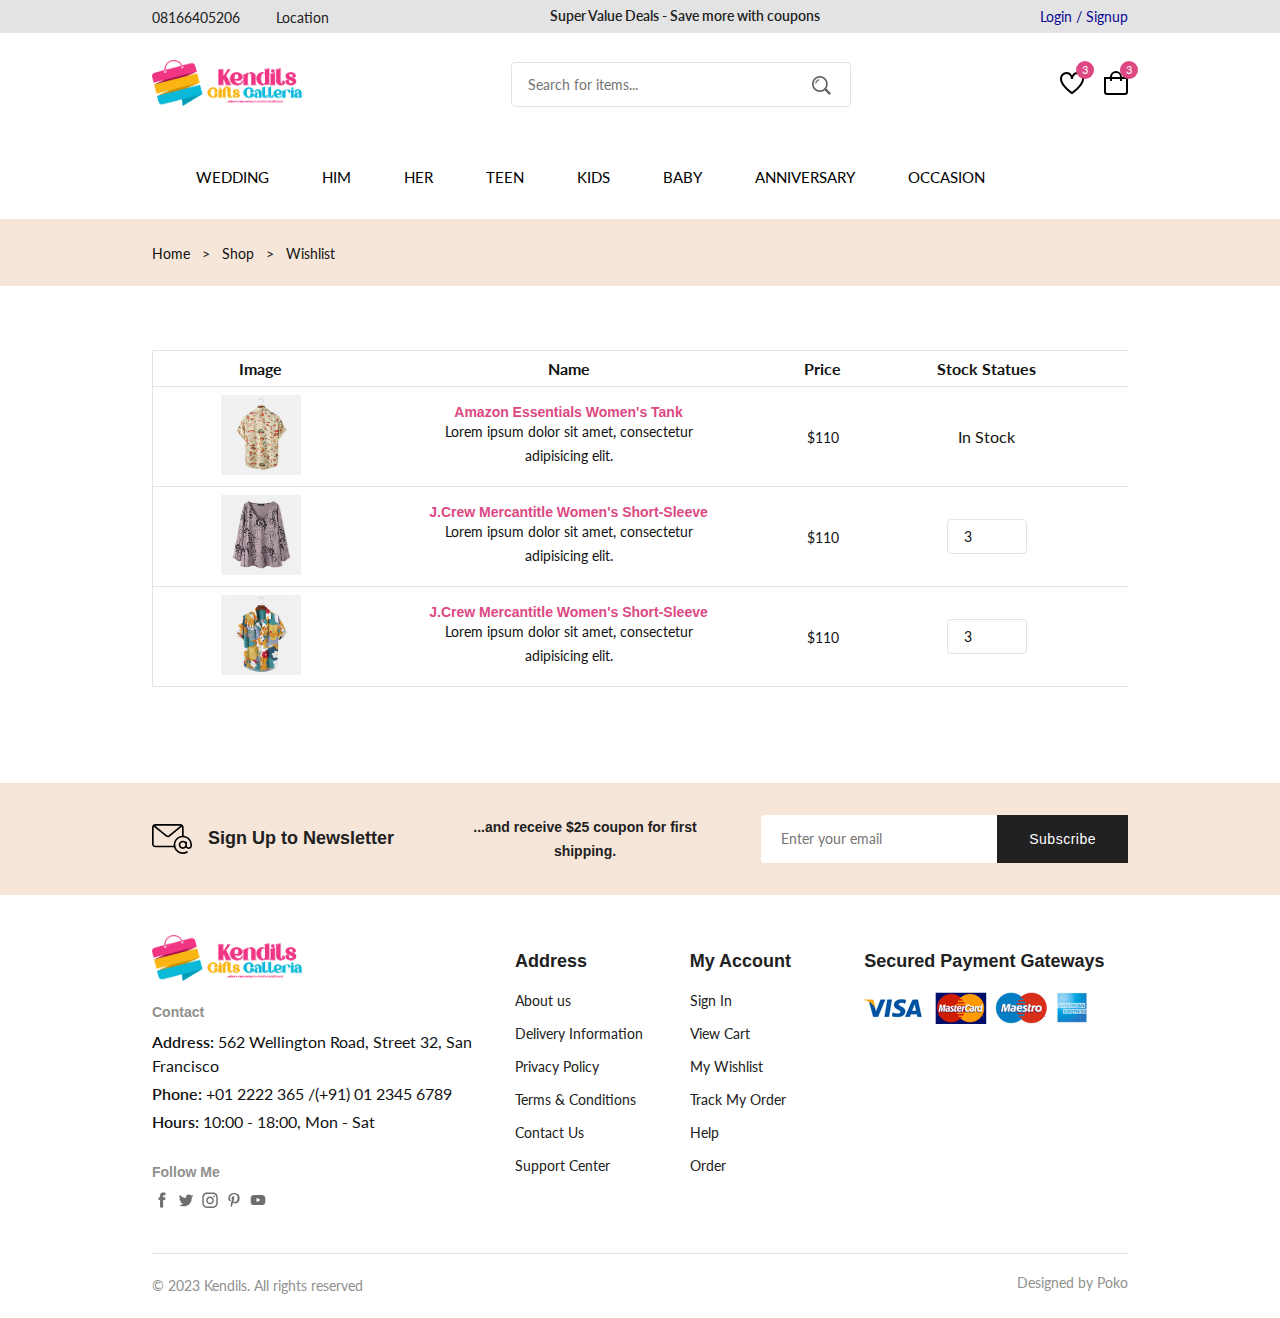
<file: wishlist.html>
<!DOCTYPE html>
<html lang="en">
  <head>
    <meta charset="UTF-8" />
    <meta name="viewport" content="width=device-width, initial-scale=1.0" />

    <!-- FLATICOIN -->
    <link
      rel="stylesheet"
      href="https://cdn-uicons.flaticon.com/uicons-regular-straight/css/uicons-regular-straight.css"
    />

    <!-- SWIPER CSS -->
    <link
      rel="stylesheet"
      href="https://cdn.jsdelivr.net/npm/swiper@10/swiper-bundle.min.css"
    />

    <!-- CSS -->
    <link rel="stylesheet" href="Assets/css/style.css" />
    <title>Wishlist</title>
  </head>
  <body>
    <!----- HEADER1 ----->
    <header class="header">
      <div class="header_top">
        <div class="header_container container">
          <div class="header_contact">
            <span>08166405206</span>

            <span>Location</span>
          </div>

          <p class="header_alert-news">
            Super Value Deals - Save more with coupons
          </p>

          <a href="login-register.html" class="header_top-action">
            Login / Signup
          </a>
        </div>
      </div>

      <nav class="nav container">
        <a href="index.html" class="nav_logo">
          <img src="Assets/img/kendilslogo.png" alt="" class="nav_logo-img" />
        </a>

        <div class="nav_menu" id="nav-menu">
          <!-- <ul class="nav_list">
            <li class="nav_item">
              <a href="" class="nav_link">Account</a>
            </li>

            <li class="nav_item">
              <a href="shop.html" class="nav_link">Shop</a>
            </li>

            <li class="nav_item">
              <a href="" class="nav_link">Live chat</a>
            </li>

            <li class="nav_item">
              <a href="" class="nav_link">Login</a>
            </li>
          </ul> -->

          <div class="header_search">
            <input
              type="text"
              placeholder="Search for items..."
              class="form_input"
            />

            <button class="search_btn">
              <img src="Assets/img/search.png" alt="" />
            </button>
          </div>
        </div>

        <div class="header_user-actions">
          <a href="wishlist.html" class="header_action-btn">
            <img src="Assets/img/icon-heart.svg" alt="" />
            <span class="count">3</span>
          </a>

          <a href="carts.html" class="header_action-btn">
            <img src="Assets/img/icon-cart.svg" alt="" />
            <span class="count">3</span>
          </a>
        </div>
      </nav>
    </header>

    <!-- HEADER2 -->
    <header class="header2">
      <div class="container">
        <div class="row v-center">
          <div class="header-item item-left">
            <!-- <div class="logo">
              <a href="#">My logo</a>
            </div> -->
          </div>
          <!-- Menu start here -->
          <div class="header-item item-center">
            <div class="menu-overlay"></div>
            <div class="menu">
              <div class="mobile-menu-head">
                <div class="go-back"><i class="fi-rs-angle-left"></i></div>
                <div class="current-menu-title"></div>
                <div class="mobile-menu-close">&times;</div>
              </div>
              <ul class="menu-main">
                <li class="menu-item-has-children">
                  <a href="shop.html"
                    >WEDDING <i class="fi-rs-angle-down"></i
                  ></a>
                  <div class="sub-menu single-column-menu">
                    <ul>
                      <li><a href="">Wedding Gifts</a></li>
                      <li><a href="">Bridal Shower</a></li>
                      <li><a href="">Brides Gifts</a></li>
                      <li><a href="">Grooms Gifts</a></li>
                      <li><a href="">Couples Wedding Gifts</a></li>
                      <li><a href="">Personalized Wedding Gifts</a></li>
                    </ul>
                  </div>
                </li>

                <li class="menu-item-has-children">
                  <a href="#">HIM<i class="fi-rs-angle-down"></i></a>
                  <div class="sub-menu mega-menu mega-menu-column-4">
                    <div class="list-item">
                      <h4 class="title">Recipient</h4>
                      <ul>
                        <li><a href="#">Gifts for Boyfriend</a></li>
                        <li><a href="#">Gifts for Husband</a></li>
                        <li><a href="#">Gifts for Dad</a></li>
                        <li><a href="#">Gifts for Grandpa</a></li>
                      </ul>
                    </div>

                    <div class="list-item">
                      <h4 class="title">Occasion</h4>

                      <ul>
                        <li><a href="#">Anniversary for Him</a></li>
                        <li><a href="#">Birthday Gifts for Him</a></li>
                        <li><a href="#">Wedding Gifts</a></li>
                        <li><a href="#">Graduation Gifts For Him</a></li>
                      </ul>
                      <h4 class="title">Personality</h4>
                      <ul>
                        <li><a href="#">Gifts for Sports Fans</a></li>
                        <li><a href="#">Gifts for Your Boss</a></li>
                        <li><a href="#">Gifts for Beer Lovers</a></li>
                      </ul>
                    </div>
                  </div>
                </li>

                <li class="menu-item-has-children">
                  <a href="#">HER<i class="fi-rs-angle-down"></i></a>
                  <div class="sub-menu mega-menu mega-menu-column-4">
                    <div class="list-item">
                      <h4 class="title">Recipient</h4>
                      <ul>
                        <li><a href="#">Gifts for Girlfriend</a></li>
                        <li><a href="#">Gifts for Wife</a></li>
                        <li><a href="#">Gifts for Mom</a></li>
                        <li><a href="#">Gifts for Grandma</a></li>
                      </ul>
                    </div>

                    <div class="list-item">
                      <h4 class="title">Occasion</h4>

                      <ul>
                        <li><a href="#">Anniversary for Her</a></li>
                        <li><a href="#">Birthday Gifts for Her</a></li>
                        <li><a href="#">Wedding Gifts</a></li>
                        <li><a href="#">Graduation Gifts For Her</a></li>
                      </ul>
                      <h4 class="title">Personality</h4>
                      <ul>
                        <li><a href="#">Friendship Gifts</a></li>
                        <li><a href="#">Host & Hostess Gifts</a></li>
                        <li><a href="#">Home Decor</a></li>
                      </ul>
                    </div>
                  </div>
                </li>

                <li class="menu-item-has-children">
                  <a href="shop.html">TEEN<i class="fi-rs-angle-down"></i></a>
                  <div class="sub-menu mega-menu mega-menu-column-4">
                    <div class="list-item">
                      <h4 class="title">Teen Boy Gifts</h4>
                      <ul>
                        <li><a href="#">Bestsellers</a></li>
                        <li><a href="#">Teen Boy Birthday Gifts</a></li>
                        <li><a href="#">Boy Confirmation Gifts</a></li>
                        <li><a href="#">Boy Graduation Gifts</a></li>
                      </ul>
                    </div>

                    <div class="list-item">
                      <h4 class="title">Teen Girl Gifts</h4>

                      <ul>
                        <li><a href="#">Bestsellers</a></li>
                        <li><a href="#">Teen Girl Birthday Gifts</a></li>
                        <li><a href="#">Girl Confirmation Gifts</a></li>
                        <li><a href="#">Graduation Gifts</a></li>
                      </ul>
                      <!-- <h4 class="title">Furniture</h4>
                      <ul>
                        <li><a href="#">Product List</a></li>
                        <li><a href="#">Product List</a></li>
                        <li><a href="#">Product List</a></li>
                      </ul> -->
                    </div>
                  </div>
                </li>

                <li class="menu-item-has-children">
                  <a href="shop.html">KIDS<i class="fi-rs-angle-down"></i></a>
                  <div class="sub-menu mega-menu mega-menu-column-4">
                    <div class="list-item">
                      <h4 class="title">Recipient</h4>
                      <ul>
                        <li><a href="#">Gifts for Boys</a></li>
                        <li><a href="#">Gifts for Girls</a></li>
                        <li><a href="#">Gifts for Tween Boys</a></li>
                        <li><a href="#">Gifts for Tween Girls</a></li>
                      </ul>
                      <h4 class="title">By Occasion</h4>
                      <ul>
                        <li><a href="#">Back to School</a></li>
                        <li><a href="#">Birthday Gifts for Kids</a></li>
                        <li><a href="#">First Communion Gifts</a></li>
                        <li><a href="#">Kindergarten Graduation</a></li>
                      </ul>
                    </div>

                    <div class="list-item">
                      <h4 class="title">By Age</h4>

                      <ul>
                        <li><a href="#">Gifts for 3 Year Olds</a></li>
                        <li><a href="#">Gifts for 4 Year Olds</a></li>
                        <li><a href="#">Gifts for 5 Year Olds</a></li>
                        <li><a href="#">Gifts for 6 Year Olds</a></li>
                        <li><a href="#">Gifts for 7 Year Olds</a></li>
                        <li><a href="#">Gifts for 8 Year Olds</a></li>
                        <li><a href="#">Gifts for 9 Year Olds</a></li>
                        <li><a href="#">Gifts for 10 Year Olds</a></li>
                      </ul>
                    </div>
                  </div>
                </li>

                <li class="menu-item-has-children">
                  <a href="shop.html">BABY<i class="fi-rs-angle-down"></i></a>
                  <div class="sub-menu mega-menu mega-menu-column-4">
                    <div class="list-item">
                      <h4 class="title">Occasion</h4>
                      <ul>
                        <li><a href="#">Baby Shower Gifts</a></li>
                        <li><a href="#">New Baby Gifts</a></li>
                        <li><a href="#">First Birthday Gifts</a></li>
                        <li><a href="#">Baptism Gifts</a></li>
                      </ul>
                    </div>

                    <div class="list-item">
                      <h4 class="title">By Age</h4>

                      <ul>
                        <li><a href="#">1 to 3 Month Old Gifts</a></li>
                        <li><a href="#">4 to 6 Month Old Gifts</a></li>
                        <li><a href="#">7 to 11 Month Old Gifts</a></li>
                        <li><a href="#">Gifts for 1 Year Olds</a></li>
                        <li><a href="#">Gifts for 2 Year Olds</a></li>
                      </ul>
                      <!-- <h4 class="title">Furniture</h4>
                      <ul>
                        <li><a href="#">Product List</a></li>
                        <li><a href="#">Product List</a></li>
                        <li><a href="#">Product List</a></li>
                      </ul> -->
                    </div>
                  </div>
                </li>

                <li class="menu-item-has-children">
                  <a href="shop.html"
                    >ANNIVERSARY<i class="fi-rs-angle-down"></i
                  ></a>
                  <div class="sub-menu mega-menu mega-menu-column-4">
                    <div class="list-item">
                      <!-- <h4 class="title">Men's Fashion</h4> -->
                      <ul>
                        <li><a href="#">Anniversary Gifts</a></li>
                        <li><a href="#">For Him</a></li>
                        <li><a href="#">For Her</a></li>
                        <li><a href="#">For the Couple</a></li>
                      </ul>
                    </div>

                    <div class="list-item">
                      <h4 class="title">Year</h4>

                      <ul>
                        <li><a href="#">1st Anniversary Gifts</a></li>
                        <li><a href="#">5th Anniversary Gifts</a></li>
                        <li><a href="#">10th Anniversary Gifts</a></li>
                        <li><a href="#">25th Anniversary Gifts</a></li>
                        <li><a href="#">50th Anniversary Gifts</a></li>
                      </ul>
                      <!-- <h4 class="title">Furniture</h4>
                      <ul>
                        <li><a href="#">Product List</a></li>
                        <li><a href="#">Product List</a></li>
                        <li><a href="#">Product List</a></li>
                      </ul> -->
                    </div>
                  </div>
                </li>

                <li class="menu-item-has-children">
                  <a href="#">OCCASION<i class="fi-rs-angle-down"></i></a>
                  <div class="sub-menu mega-menu mega-menu-column-4">
                    <div class="list-item">
                      <h4 class="title">Upcoming Holidays</h4>
                      <ul>
                        <li><a href="#">Back to School</a></li>
                        <li><a href="#">Grandparents Day (9/10)</a></li>
                      </ul>
                    </div>

                    <div class="list-item">
                      <h4 class="title">Top Occasions</h4>

                      <ul>
                        <li><a href="#">Anniversary Gifts</a></li>
                        <li><a href="#">Birthday Gifts</a></li>
                        <li><a href="#">Bridal Shower Gifts</a></li>
                        <li><a href="#">Congratulations Gifts</a></li>
                        <li><a href="#">Entertaining Gifts</a></li>
                        <li><a href="#">Get Well Soon Gifts</a></li>
                        <li><a href="#">Graduation Gifts</a></li>
                        <li><a href="#">Housewarming Gifts</a></li>
                        <li><a href="#">Religious Gifts</a></li>
                        <li><a href="#">Retirement Gifts</a></li>
                        <li><a href="#">Sympathy Gifts</a></li>
                        <li><a href="#">Thank You Gifts</a></li>
                        <li><a href="#">Wedding Gifts</a></li>
                      </ul>
                      <!-- <h4 class="title">Furniture</h4>
                      <ul>
                        <li><a href="#">Product List</a></li>
                        <li><a href="#">Product List</a></li>
                        <li><a href="#">Product List</a></li>
                      </ul> -->
                    </div>
                  </div>
                </li>

                <li class="menu-item-has-children">
                  <a href="login-register.html" class="mobile-login"
                    >Login / Signup</a
                  >
                </li>
              </ul>
            </div>
          </div>
          <!-- Menu end here -->
          <div class="header-item item-right">
            <!-- <a href="#"><i class="fi-rs-search"></i></a>
            <a href="#"><i class="fi-rs-search"></i></a>
            <a href="#"><i class="fi-rs-search"></i></a> -->
            <!-- mobile menu trigger -->
            <div class="mobile-menu-trigger">
              <span></span>
            </div>
          </div>
        </div>
      </div>
    </header>

    <!----- MAIN ----->
    <main class="main">
      <!----- BREADCRUMB ----->
      <section class="breadcrumb">
        <ul class="breadcrumb_list flex container">
          <li><a href="index.html" class="breadcrumb_link">Home</a></li>
          <li><span class="breadcrumb_link">></span></li>
          <li><span class="breadcrumb_link">Shop</span></li>
          <li><span class="breadcrumb_link">></span></li>
          <li><span class="breadcrumb_link">Wishlist</span></li>
        </ul>
      </section>

      <!----- WISHLIST ----->
      <section class="wishlist section_lg container">
        <div class="table_container">
          <table class="table">
            <tr>
              <th>Image</th>
              <th>Name</th>
              <th>Price</th>
              <th>Stock Statues</th>
              <th>Action</th>
              <th>Remove</th>
            </tr>

            <tr>
              <td>
                <img
                  src="Assets/img/product-1-2.jpg"
                  alt=""
                  class="table_img"
                />
              </td>

              <td>
                <h3 class="table_title">Amazon Essentials Women's Tank</h3>
                <p class="table_description">
                  Lorem ipsum dolor sit amet, consectetur adipisicing elit.
                </p>
              </td>

              <td><span class="table_price">$110</span></td>

              <td><span class="table_stock">In Stock</span></td>

              <td><span class="table_subtotal">$220</span></td>

              <td><i class="fi fi-rs-trash table_trash"></i></td>
            </tr>

            <tr>
              <td>
                <img
                  src="Assets/img/product-7-1.jpg"
                  alt=""
                  class="table_img"
                />
              </td>

              <td>
                <h3 class="table_title">
                  J.Crew Mercantitle Women's Short-Sleeve
                </h3>
                <p class="table_description">
                  Lorem ipsum dolor sit amet, consectetur adipisicing elit.
                </p>
              </td>

              <td><span class="table_price">$110</span></td>

              <td><input type="number" value="3" class="quantity" /></td>

              <td><span class="table_subtotal">$220</span></td>

              <td><i class="fi fi-rs-trash table_trash"></i></td>
            </tr>

            <tr>
              <td>
                <img
                  src="Assets/img/product-2-1.jpg"
                  alt=""
                  class="table_img"
                />
              </td>

              <td>
                <h3 class="table_title">
                  J.Crew Mercantitle Women's Short-Sleeve
                </h3>
                <p class="table_description">
                  Lorem ipsum dolor sit amet, consectetur adipisicing elit.
                </p>
              </td>

              <td><span class="table_price">$110</span></td>

              <td><input type="number" value="3" class="quantity" /></td>

              <td><span class="table_subtotal">$220</span></td>

              <td><i class="fi fi-rs-trash table_trash"></i></td>
            </tr>
          </table>
        </div>
      </section>

      <!----- NEWSLETTER ----->
      <section class="newsletter section">
        <div class="newsletter_container container grid">
          <h3 class="newsletter_title flex">
            <img
              src="Assets/img/icon-email.svg"
              alt=""
              class="newsletter_icon"
            />
            Sign Up to Newsletter
          </h3>

          <p class="newsletter_description">
            ...and receive $25 coupon for first shipping.
          </p>

          <form action="" class="newsletter_form">
            <input
              type="text"
              placeholder="Enter your email"
              class="newsletter_input"
            />
            <button type="submit" class="newsletter_btn">Subscribe</button>
          </form>
        </div>
      </section>
    </main>

    <!----- FOOTER ----->
    <footer class="footer container">
      <div class="footer_container grid">
        <div class="footer_content">
          <a href="index.html" class="footer_logo">
            <img
              src="Assets/img/kendilslogo.png"
              alt=""
              class="footer_logo-img"
            />
          </a>

          <h4 class="footer_subtitle">Contact</h4>

          <p class="footer_description">
            <span>Address:</span> 562 Wellington Road, Street 32, San Francisco
          </p>

          <p class="footer_description">
            <span>Phone:</span> +01 2222 365 /(+91) 01 2345 6789
          </p>

          <p class="footer_description">
            <span>Hours:</span> 10:00 - 18:00, Mon - Sat
          </p>

          <div class="footer_social">
            <h4 class="footer_subtitle">Follow Me</h4>

            <div class="footer_social-links flex">
              <a href="">
                <img
                  src="Assets/img/icon-facebook.svg"
                  alt=""
                  class="footer_social-icon"
                />
              </a>

              <a href="">
                <img
                  src="Assets/img/icon-twitter.svg"
                  alt=""
                  class="footer_social-icon"
                />
              </a>

              <a href="">
                <img
                  src="Assets/img/icon-instagram.svg"
                  alt=""
                  class="footer_social-icon"
                />
              </a>

              <a href="">
                <img
                  src="Assets/img/icon-pinterest.svg"
                  alt=""
                  class="footer_social-icon"
                />
              </a>

              <a href="">
                <img
                  src="Assets/img/icon-youtube.svg"
                  alt=""
                  class="footer_social-icon"
                />
              </a>
            </div>
          </div>
        </div>

        <div class="footer_content">
          <h3 class="footer_title">Address</h3>

          <ul class="footer_links">
            <li><a href="" class="footer_link">About us</a></li>
            <li><a href="" class="footer_link">Delivery Information</a></li>
            <li><a href="" class="footer_link">Privacy Policy</a></li>
            <li><a href="" class="footer_link">Terms & Conditions</a></li>
            <li><a href="" class="footer_link">Contact Us</a></li>
            <li><a href="" class="footer_link">Support Center</a></li>
          </ul>
        </div>

        <div class="footer_content">
          <h3 class="footer_title">My Account</h3>

          <ul class="footer_links">
            <li><a href="" class="footer_link">Sign In</a></li>
            <li><a href="" class="footer_link">View Cart</a></li>
            <li><a href="" class="footer_link">My Wishlist</a></li>
            <li><a href="" class="footer_link">Track My Order</a></li>
            <li><a href="" class="footer_link">Help</a></li>
            <li><a href="" class="footer_link">Order</a></li>
          </ul>
        </div>

        <div class="footer_content">
          <h3 class="footer_title">Secured Payment Gateways</h3>

          <img src="Assets/img/payment-method.png" alt="" class="payment_img" />
        </div>
      </div>

      <div class="footer_bottom">
        <p class="copyright">&copy; 2023 Kendils. All rights reserved</p>
        <span class="designer">Designed by Poko</span>
      </div>
    </footer>

    <!----- SWIPER JS ----->
    <script src="https://cdn.jsdelivr.net/npm/swiper@10/swiper-bundle.min.js"></script>

    <!----- MAIN JS ----->
    <script src="Assets/js/main.js"></script>
  </body>
</html>
</file>
<file: Assets/css/style.css>
/*GOOGLE FONTS*/
@import url('https://fonts.googleapis.com/css2?family=Lato:wght@400;700&family=League+Spartan:wght@400;500;600;700&display=swap');

/*VARIABLE CSS*/
:root {
    --header-height: 4rem;

    /*COLORS*/
    /*Color mode HSL(hue, saturation, lightness) */
    --first-color:#dd4883;
    --first-color-alt:hsl(129, 44%, 94%);
    --second-color:#51b6d4;
    --title-color:hsl(0, 0%, 13%);
    --text-color:#121212;
    --text-color-light:hsl(60, 1%, 56%);
    --body-color:hsl(0, 0%, 100%);
    --container-color:hsl(0, 0%, 93%);
    --border-color:hsl(129, 36%, 85%);
    --border-color-alt:#E3E3E3; 

    /* 
    Font and typography */
    /* .5rem = 8px | 1rem = 16px */
    --body-font: 'Lato', sans-serif;
    --second-font: 'Spartan', sans-serif;
    --big-font-size: 3.5rem;
    --h1-font-size: 2.75rem;
    --h2-font-size: 2rem;
    --h3-font-size: 1.75rem;
    --h4-font-size: 1.375rem;
    --large-font-size: 1.125rem;
    --normal-font-size: 1rem;
    --small-font-size: 0.875rem;
    --smaller-font-size: 0.75rem;
    --tiny-font-size: 0.6875rem;

    /*=============== Font Weight ===============*/
    --weight-400: 400;
    --weight-500: 500;
    --weight-600: 600;
    --weight-700: 700;

    /*=============== Transition ===============*/
    --transition: cubic-bezier(0, 0, 0.05, 1);
}

/*Responsive Typography*/
@media screen and (max-width: 1200px) {
:root {
    --big-font-size: 2.5rem;
    --h1-font-size: 2rem;
    --h2-font-size: 1.375rem;
    --h3-font-size: 1.25rem;
    --h4-font-size: 1.125rem;
    --large-font-size: 1rem;
    --normal-font-size: 0.9375rem;
    --small-font-size: 0.8125rem;
    --smaller-font-size: 0.6875rem;
    --tiny-font-size: 0.625rem;
}
}

/*=============== BASE ===============*/
* {
    margin: 0;
    padding: 0;
    box-sizing: border-box;
}

input,
textarea,
body {
    color: var(--text-color);
    font-family: var(--body-font);
    font-size: var(--normal-font-size);
    font-weight: var(--weight-400);
    overflow-x: hidden;
}

body {
    background-color: var(--body-color);
}

h1,
h2,
h3,
h4 {
    font-family: var(--second-font);
    color: var(--title-color); 
    font-weight: var(--weight-600);
}

ul {
    list-style: none;
}

a {
    text-decoration: none;
}

p {
    line-height: 1.5rem;
    color: #121212;
}

img {
    max-width: 100%;
}

button,
textarea,
input {
    background-color: transparent;
    border: none;
    outline: none;
}

table {
    width: 100%;
    border-collapse: collapse;
}

/*=============== REUSABLE CSS CLASSES ===============*/
.container {
    /* max-width: 1120px; */
    max-width: 1000px;
    margin-inline: auto;
    padding-inline: .75rem;
}

/* .containers {
    max-width: 1000px; 
} */



.grid {
    display: grid;
    gap: 1.5rem;
}

.section {
    padding-block: 2rem;
}

.section_lg {
    padding-block: 4rem;
}

.section_title {
    font-size: var(--h4-font-size);
    margin-bottom: 1.5rem;
    color: var(--title-color);
}

/* .section_title span */
.form_input {
    border: 1px solid var(--border-color-alt);
    padding-inline: 1rem;
    height: 45px;
    border-radius: 0.25rem;
    font-size: var(--small-font-size);
}

.form_inputs {
    border: 1px solid var(--border-color-alt);
    padding-top: 1rem;
    padding-inline: 1rem;
    height: 200px;
}

.form_container{
    max-width: 500px;
}

.new_price {
    color: var(--first-color);
    font-weight: var(--weight-600);
}

.old_price {
    color: var(--text-color-light);
    font-size: var(--small-font-size);
    text-decoration: line-through;
}

.form {
    row-gap: 1rem;
}

.form_group {
    grid-template-columns: repeat(2, 1fr);
    gap: 1rem;
}

.text_area {
    height: 200px;
    padding-block: 2rem;
    resize: none;
}

/*=============== HEADER & NAV ===============*/
.header_top {
    background-color: #E3E3E3;
    /* border-bottom: 1px solid var(--first-color); */
    padding-block: 0.275rem;
}

.header_container {
    display: flex;
    align-items: center;
    justify-content: space-between;
}

.header_contact span:first-child {
    margin-right: 2rem;
}

.header_contact span,
.header_alert-news,
.header_top-action {
    font-size: var(--small-font-size);
}

.header_contact {
    color: var(--title-color);
}

.header_alert-news {
    color: var(--title-color);
    font-weight: var(--weight-600);
}

.header_top-action {
    color: rgb(9, 9, 146);
}

nav,
.nav_menu,
.nav_list,
.header_user-actions {
    display: flex;
    align-items: center;
}

.nav_logo-img {
    width: 150px;
}

.nav {
    height: calc(var(--header-height) + 2.5rem);
    justify-content: space-between;
    column-gap: 1rem;
}

/* .nav_menu {
   flex-grow: 1;
    margin-left: 2.5rem;
} */

.nav_list {
    column-gap: 2.5rem;
    margin-right: auto;
}

.nav_link {
    color: var(--title-color);
    font-weight: var(--weight-700);
    transition: all 0.2s var(--transition);
}

.header_search {
    width: 340px;
    position: relative;
}

.header_search .form_input {
    width: 100%;
}

.search_btn {
    position: absolute;
    top: 24%;
    right: 1.25rem;
    cursor: pointer;
}

.header_user-actions {
    column-gap: 1.25rem;
}

.header_action-btn {
    position: relative;
}

.header_action-btn img {
    width: 24px;
}

.header_action-btn .count {
    position: absolute;
    top: -0.625rem;
    right: -0.625rem;
    background-color: var(--first-color);
    color: var(--body-color);
    height: 18px;
    width: 18px;
    line-height: 18px;
    border-radius: 50%;
    text-align: center;
    font-size: var(--tiny-font-size);
}

/*ACTIVE LINK*/
.active-link,
.nav_link:hover {
    color: var(--first-color);
}

/*=============== HOME ===============*/
/* .home {
background-image: url("../img/homebgtest.jpg") ;
background-repeat: no-repeat;
background-size: cover;
background-position: center;
;
} */

.home_container {
    grid-template-columns: 5fr 7fr;
    align-items: center;
}

.home_subtitle,
.home_description {
    font-size: var(--large-font-size);
}

.home_subtitle {
    font-family: var(--second-font);
    font-weight: var(--weight-600);
    margin-bottom: 1rem;
    display: block;
    color: var(--second-color);
}

.home_title {
    font-size: var(--h1-font-size);
    font-weight: var(--weight-700);
    line-height: 1.4;
}

.home_title span {
    color: var(--first-color);
    font-size: var(--big-font-size);
}

.home_description {
    margin-block: .5rem 2rem;
}

.home_img {
    justify-self: flex-end;
}

/* Wedding Home */
.pinkbg_container1 {
    display: flex;
    column-gap: 20px;
}

.pinkbg_container2 {
    display: flex;
    column-gap: 20px;
    margin-top: 13px;
}

.where {
    width: 100%;
    margin-left: 3px;
}

/*=============== BUTTONS ===============*/
.btn {
    display: inline-block;
    background-color: var(--first-color);
    border: 2px solid var(--first-color);
    color: var(--body-color);
    padding-inline: 1.75rem;
    height: 49px;
    line-height: 49px;
    border-radius: .25rem;
    font-family: var(--second-font);
    font-size: var(--small-font-size);
    font-weight: var(--weight-700);
    transition: all 0.4s var(--transition);
}

.btn:hover {
    background-color: transparent;
    color: var(--first-color);
}

.btn-md,
.btn-sm {
    font-family: var(--body-font);
}

.btn-md {
    font-family: var(--body-font);
    height: 45px;
    line-height: 42px;
}

.btn-sm {
    height: 40px;
    line-height: 36px;
}

.flex {
    display: flex;
    align-items: center;
    column-gap: .5rem;
}

/*=============== CATEGORIES ===============*/
.categories {
    overflow: hidden;
}

.category_item {
    text-align: center;
    border: 1px solid var(--border-color);
    padding: .625rem 0.625rem 1.25rem;
    /* border-radius: 1.25rem; */
}

.category_img {
    /* border-radius: 0.75rem; */
    margin-bottom: 1.25rem;
}

.category_title {
    color: var(--first-color);
    font-size: var(--small-font-size);
}

/*Swiper class*/
.swiper {
    overflow: initial;
}

.swiper-button-next::after,
.swiper-button-prev::after {
    content: '';
}

.swiper-button-next,
.swiper-button-prev {
    top: -1.875rem;
    /* background-color: var(--first-color-alt); */
    background-color:#F0F0F0;
    border: 1px solid var(--border-color);
    width: 30px;
    height: 30px;
    border-radius: 50%;
    /* color: var(--first-color); */
    color: var(--title-color); 
    font-size: var(--tiny-font-size);
}

.swiper-button-prev {
    left: initial;
    right: 2.5rem;
}

.swiper-button-next {
    right: 0;
}

/*=============== PRODUCTS ===============*/
.tab_btns {
    display: flex;
    flex-wrap: wrap;
    gap: 0.75rem;
    margin-bottom: 2rem;
}

.tab_btn {
    background-color: var(--container-color);
    color: var(--title-color);
    padding: 1rem 1.25rem 0.875rem;
    border-radius: .25rem;
    font-family: var(--second-font);
    font-size: var(--small-font-size);
    font-weight: var(--weight-600);
    cursor: pointer;
}

.products_container {
    grid-template-columns: repeat(4, 1fr);
}

.product_item {
    border: 1px solid var(--border-color);
    /* border-radius: 1rem; */
    transition: all 0.2s var(--transition);
}

.product_banner {
    padding: 0.625rem 0.75rem 0.75rem;
}

.product_banner,
.product_images {
    position: relative;
}

.product_images {
    display: block;
    overflow: hidden;
    /* border-radius: 1rem; */
}

.product_img {
    vertical-align: middle;
    transition: all 1.5s var(--transition);
}

.product_item:hover .product_img {
    transform: scale(1.1);
}

.product_img.hover {
    position: absolute;
    top: 0;
    left: 0;
}

.product_action {
    position: absolute;
    top: 50%;
    left: 50%; 
    transform: translate(-50%, -50%);
    display: flex;
    column-gap: 0.5rem;
    transition: all .2s var(--transition);
}

.action_btn {
    width: 40px;
    height: 40px;
    line-height: 42px;
    text-align: center;
    border-radius: 50%;
    /* background-color: var(--first-color-alt); */
    background-color: #F6E6D9;
    border: 1px solid  var(--border-color);
    color: #121212;
    font-size: var(--small-font-size);
    position: relative;
}

.action_btn::before,
.action_btn::after {
    position: absolute;
    left: 50%;
    transform: translateX(-50%);
    transition: all 0.3s cubic-bezier(0.71, 1.7, 0.77, 1.24);
}

.action_btn::before {
    content: '';
    top: -2px;
    border: .5rem solid transparent;
    border-top-color: var(--first-color);
}

.action_btn::after {
    content: attr(aria-label);
    bottom: 100%;
    background-color: var(--first-color);
    color: var(--body-color);
    font-size: var(--tiny-font-size);
    white-space: nowrap;
    padding-inline: 0.625rem;
    border-radius: 0.25rem;
    line-height: 2.58;
}

.product_badge {
    position: absolute;
    left: 1.25rem;
    top: 1.25rem;
    background-color: var(--first-color);
    color: var(--body-color);
    padding: .25rem .625rem;
    border-radius: 2.5rem;
    font-size: var(--tiny-font-size);
}

.product_badge.light-pink {
    background-color: hsl(341, 100%, 73%);
}

.product_badge.light-green {
    background-color: hsl(155, 20%, 67%);
}

.product_badge.light-orange {
    background-color: hsl(24, 100%, 73%);
}

.product_badge.light-blue {
    background-color: hsl(202, 53%, 76%);
}

.product_content {
    padding: 0 1.25rem 1.125rem;
    position: relative;
}

.product_category {
    color: var(--text-color-light);
    font-size: var(--smaller-font-size);
}

.product_title {
font-size: var(--normal-font-size);
margin-block: 0.75rem 0.5rem;
}

.product_rating {
   color: hsl(42, 100%, 50%);
   font-size: var(--smaller-font-size);
   margin-bottom: 0.75rem;
}

.product_price .new_price {
    font-size: var(--large-font-size);
}

.cart_btn {
    position: absolute;
    bottom: 1.6rem;
    right: 1.25rem;
}

/* Active Tab */
.tab_btn.active-tab {
    color: white;
    background-color: var(--second-color);
}

.tab_item:not(.active-tab) {
    display: none;
} 

/* Product Hover */
.product_img.hover,
.product_action,
.action_btn::before,
.action_btn::after, 
.product_item:hover .product_img.default {
    opacity: 0;
}

.product_item:hover {
    box-shadow: 0 0 10px hsla(0, 0%, 0%, 0.1);
}

.product_item:hover .product_img.hover,
.product_item:hover .product_action,
.action_btn:hover::before,
.action_btn:hover::after {
    opacity: 1;
}

.action_btn:hover::before,
.action_btn:hover::after {
    transform: translateX(-50%) translateY(-0.5rem);
}

.action_btn:hover {
    background-color: var(--first-color);
    border-color: var(--first-color);
    color: var(--body-color);
}

/*=============== DEALS ===============*/
.deals_container {
    grid-template-columns: repeat(2, 1fr);
}

.deals_item:nth-child(1) {
background-image: url(../img/deals-1.jpg);
}

.deals_item:nth-child(2) {
background-image: url(../img/deals-2.png);
}

.deals_item {
    padding: 3rem;
    background-size: cover;
    background-position: center;
    display: flex;
    flex-direction: column;
    row-gap: 1.5rem;
}

.deals_brand {
    color: var(--first-color);
    font-size: var(--h3-font-size);
    margin-bottom: .25rem;
}

.deals_category {
    font-family: var(--second-font);
    font-size: var(--small-font-size);
    color: var(--second-color) ;
}

.deals_title {
    max-width: 240px;
    font-size: var(--large-font-size);
    font-weight: var(--weight-400);
    line-height: 1.3;
}

.deals_price .new_price,
.deals_price .old_price {
    font-size: var(--large-font-size);
}

.deals_price .new_price {
    color: hsl(352, 100%, 60%);
}

.deals_countdown-text {
    margin-bottom: 0.25rem;
}

.countdown {
    display: flex;
    column-gap: 1.5rem;
}

.countdown_amount {
    position: relative;
}

.countdown_amount::after {
    content: ':';
    color: var(--title-color);
    font-size: var(--large-font-size);
    position: absolute;
    right: -25%;
    top: 20%;
}

.countdown_period {
    background-color: var(--first-color);
    color: var(--body-color);
    width: 50px;
    line-height: 50px;
    height: 50px;
    text-align: center;
    border-radius: .25rem;
    font-size: var(--large-font-size);
    font-weight: var(--weight-600);
    margin-bottom: .5rem;
}

.unit {
    font-size: var(--small-font-size);
    color: var(--second-color);
    text-align: center;
    display: block;
}

.deals_btn .btn {
    background-color: transparent;
    color: var(--first-color);
}

/*=============== NEW ARRIVALS ===============*/
.new_arrivals {
    overflow: hidden;
}

/*=============== SHOWCASE ===============*/
.showcase_container {
   grid-template-columns: repeat(4, 1fr);
}

.showcase_wrapper .section_title {
    font-size: var(--normal-font-size);
    border-bottom: 1px solid var(--border-color-alt);
    padding-bottom: .75rem;
    margin-bottom: 2rem;
    position: relative;
    color: var(--title-color);
}

.showcase_wrapper .section_title::before {
    content: '';
    position: absolute;
    left: 0;
    bottom: -1.3px;
    width: 50px;
    height: 2px;
    background-color: var(--first-color);
}

.showcase_item {
    display: flex;
    align-items: center;
    column-gap: 1.5rem;
}

.showcase_item:not(:last-child) {
    margin-bottom: 1.5rem;
}

.showcase_img {
    width: 86px;
}

.showcase_content {
    width: calc(100% - 110px);
}

.showcase_title {
    font-size: var(--small-font-size);
    font-weight: var(--weight-500);
    white-space: nowrap;
    overflow: hidden;
    text-overflow: ellipsis;
    margin-bottom: 0.5rem;
}

/*=============== NEWSLETTER ===============*/
.newsletter {
    background-color: #F6E6D9;
}

.home_newsletter {
    margin-top: 2rem;
}

.newsletter_container {
    grid-template-columns: repeat(2, 3.5fr) 5fr;
    align-items: center;
    column-gap: 3rem;
}

.newsletter_title {
    column-gap: 1rem;
    font-size: var(--large-font-size);
}

.newsletter_icon {
    width: 40px;
}

.newsletter_description {
    color: var(--title-color);
    font-family: var(--second-font);
    font-size: var(--small-font-size);
    font-weight: var(--weight-600);
    text-align: center;
}

.newsletter_form {
    display: flex;
}

.newsletter_input,
.newsletter_btn {
    font-size: var(--small-font-size);
}

.newsletter_input {
    background-color: var(--body-color);
    padding-inline: 1.25rem;
    width: 100%;
    height: 48px;
    border-radius: 0.25rem 0 0 0.25rem;
}

.newsletter_btn {
    color: var(--body-color);
    background-color:var(--title-color);
    padding-inline: 2rem;
    border-radius: 0 0.25rem 0 0 0.25rem;
    font-family: var(--second-font);
    font-weight: var(--weight-500);
    letter-spacing: 0.5px;
    cursor: pointer;
    transition: all .3s var(--transition);
}

.newsletter_btn:hover {
    background-color: var(--first-color);
}

/*=============== FOOTER ===============*/
.footer_container {
    grid-template-columns: 4.5fr repeat(2, 2fr) 3.5fr;
    padding-block: 2.5rem;
}

.footer_logo-img {
    width: 150px;
}

.footer_subtitle {
    color: var(--text-color-light);
    font-size: var(--small-font-size);
    margin-block: 1.25rem 0.625rem;
}

.footer_description {
    margin-bottom: 0.25rem;
}

.footer_description span {
    font-weight: var(--weight-600);
}

.footer_social .footer_subtitle {
    margin-top: 1.875rem;
}

.footer_social-links {
    column-gap: 0.25rem;
}

.footer_social-icon {
    width: 20px;
    opacity: 0.7;
}

.footer_title {
    font-size: var(--large-font-size);
    margin-block: 1rem 1.25rem;
}

.footer_link {
    color: var(--title-color);
    font-size: var(--small-font-size);
    margin-bottom: 1rem;
    display: block;
    transition: all 0.3s var(--transition);
}

.footer_link:hover {
    color: var(--first-color);
    margin-left: 0.25rem;
}

.footer_bottom {
    display: flex;
    justify-content: space-between;
    padding-block: 1.25rem;
    border-top: 1px solid var(--border-color-alt);
}

.copyright,
.designer {
    color: var(--text-color-light);
    font-size: var(--small-font-size);
}

/*=============== BREADCRUMBS ===============*/
.breadcrumb {
    background-color:#F6E6D9;
    padding-block: 1.5rem;
}

.breadcrumb_list {
    column-gap: 0.75rem;
}

.breadcrumb_link {
    color: var(--text-color);
    font-size: var(--small-font-size);
}

/*=============== SHOP ===============*/
.total_products {
    margin: 2.5rem 0;
}

.total_products span {
    color: var(--first-color);
    font-weight: var(--weight-600);
}

.pagination {
    display: flex;
    column-gap: 0.625rem;
    margin-top: 2.75rem;
}

.pagination_link {
    display: inline-block;
    width: 34px;
    height: 34px;
    line-height: 34px;
    text-align: center;
    border-radius: 0.25rem;
    color: var(--title-color);
    font-size: var(--small-font-size);
    font-weight: var(--weight-700);
    transition: all 0.15s var(--transition);
}

.pagination_link.active,
.pagination_link:hover {
    background-color: var(--first-color);
    color: var(--body-color);
}

.pagination_link.icon {
    border-top-right-radius: 50%;
    border-bottom-right-radius: 50%;
}

/*=============== DETAILS ===============*/
.details_container {
    grid-template-columns: 5.5fr 6.5fr;
}

.details_img {
    margin-bottom: 0.5rem;
}

.details_small-images {
    grid-template-columns: repeat(4, 1fr);
    column-gap: 0.625rem;
}

.details_title {
    font-size: var(--h2-font-size);
}

.details_brand {
    font-size: var(--small-font-size);
    margin-block: 1rem;
}

.details_brand span {
    color: var(--first-color);
}

.details_price {
    border-top: 1px solid var(--border-color-alt);
    border-bottom: 1px solid var(--border-color-alt);
    padding-block: 1rem;
    column-gap: 1rem;
}

.details_price .new_price {
    font-size: var(--h2-font-size);
}

.details_price .old_price {
    font-size: var(--normal-font-size);
    font-weight: var(--weight-500);
}

.short_description {
    margin-block: 1rem 2rem;
}

.list_item,
.meta_list {
    font-size: var(--small-font-size);
    margin-bottom: 0.75rem;
}

.details_color,
.details_size {
    column-gap: 0.75rem;
}

.details_color {
    margin-block: 2rem 1.5rem;
}

.details_size {
    margin-block: 2.5rem;
}

.details_color-title,
.details_size-title {
    font-size: var(--small-font-size);
    font-weight: var(--weight-600);
}

.color_list,
.size_list {
    display: flex;
    column-gap: 0.25rem;
}

.color_link {
    width: 26px;
    height: 26px;
    border-radius: 50%;
    display: block;
}

.size_link {
    border: 1px solid var(--border-color-alt);
    padding: 0.375rem 0.75rem 0.5rem;
    color: var(--text-color);
    font-size: var(--small-font-size);
}

.size_active {
    background-color: var(--second-color);
    color: var(--body-color);
}

.details_action {
    display: flex;
    column-gap: 0.375rem;
    margin-bottom: 3.25rem;
}

.quantity,
.details_action-btn {
    border: 1px solid var(--border-color-alt);
    font-size: var(--small-font-size);
}

.quantity {
    max-width: 80px;
    padding-block: 0.5rem;
    padding-inline: 1rem 0.5rem;
    border-radius: 0.25rem;
}

.details_action-btn {
    color: var(--text-color);
    line-height: 40px;
    padding-inline: 0.75rem;
}

.details_meta {
    border-top: 1px solid var(--border-color-alt);
    padding-top: 1rem;
}

/*=============== DETAILS INFO & REVIEWS  ===============*/
.detail_tabs {
    display: flex;
    column-gap: 1.75rem;
    margin-bottom: 3rem;
}

.detail_tab {
    font-family: var(--second-font);
    font-size: var(--large-font-size);
    font-weight: var(--weight-600);
    cursor: pointer;
}

.detail_tab.active-tab {
    color: var(--first-color);
}

.details_tab-content:not(.active-tab) {
    display: none;
}

.info_table tr th,
.info_table tr td {
    border: solid 1px var(--border-color-alt);
    padding: 0.625rem 1.25rem;
}

.info_table tr th {
    font-weight: var(--weight-500);
    text-align: left;
}

.info_table tr td {
    color: var(--text-color-light);
}

.review_container {
    padding-bottom: 3rem;
    row-gap: 1.25rem;
}

.review_single {
    border-bottom: 1px solid var(--border-color-alt);
    padding-bottom: 1.25rem;
    display: flex;
    align-items: flex-start;
    column-gap: 1.5rem;
}

.review_single:last-child {
    padding-bottom: 3rem;
}

.review_img {
    width: 70px;
    border-radius: 50%;
}

.review_title {
    font-size: var(--tiny-font-size);
}

.review_data {
    width: calc(100% - 94px);
}

.review_description {
    margin-bottom: 0.5rem;
}

.review_rating {
    color: hsl(42, 100%, 50%);
    margin-bottom: 0.25rem;
}

.review_rating,
.review_date {
    font-size: var(--small-font-size);
}

.review_form-title {
    font-size: var(--large-font-size);
    margin-bottom: 1rem;
    margin-top: 1rem;
}

.rate_product {
    margin-bottom: 2rem;
}

/*=============== CART ===============*/
.table_container {
    overflow-x: auto;
}

.table {
    table-layout: fixed;
    margin-bottom: 2rem;
}

.table tr {
    border: 1px solid var(--border-color-alt);
}

.table tr:last-child {
    border-bottom: 1px solid var(--border-color-alt);
}

.table tr th:nth-child(1),
.table tr td:nth-child(1) {
    width: 216px;
}

.table tr th:nth-child(2),
.table tr td:nth-child(2) {
    width: 400px;
}

.table tr th:nth-child(3),
.table tr td:nth-child(3) {
    width: 108px;
}

.table tr th:nth-child(4),
.table tr td:nth-child(4) {
    width: 220px;
}

.table tr th:nth-child(5),
.table tr td:nth-child(5) {
    width: 200px;
}

.table tr th:nth-child(6),
.table tr td:nth-child(6) {
    width: 152px;
}

.table_img {
    width: 80px;
}

.table tr th,
.table tr td {
    padding: 0.5rem;
    text-align: center;
}

.table_title,
.table_description,
.table_price,
.table_subtotal,
.table_trash {
    font-size: var(--small-font-size);
}

.table_title {
    color: var(--first-color);
}

.table_description {
    max-width: 250px;
    margin-inline: auto;
}

.table_trash {
    color: var(--text-color-light);
}

.cart_actions {
    display: flex;
    justify-content: flex-end;
    flex-wrap: wrap;
    gap: 0.75rem;
    margin-top: 1.5rem;
}

.divider {
    position: relative;
    text-align: center;
    margin-block: 3rem;
}

.divider::before {
    content: '';
    position: absolute;
    top: 50%;
    left: 0;
    width: 100%;
    border-top: 2px solid var(--border-color-alt);
}

.divider i {
    color: var(--text-color-light);
    background: var(--body-color);
    font-size: 1.25rem;
    padding-inline: 1.25rem;
    position: relative;
    z-index: 10;
}

.cart_group {
    grid-template-columns: repeat(2, 1fr);
    align-items: flex-start;
}

.cart_section .section_title,
.cart_coupon .section_title,
.cart_total .section_title {
    font-size: var(--large-font-size);
    margin-bottom: 1rem;
}

.cart_coupon {
    margin-top: 3rem;
}

.coupon_form .form_group {
    align-items: center;
}

.cart_total {
    border: 1px solid var(--border-color-alt);
    border-radius: 0.25rem;
    padding: 1.75rem;
}

.cart_total-table {
    margin-bottom: 1rem;
}

.cart_total-table tr td {
    border: 1px solid var(--border-color-alt);
    padding: 0.75rem 0.5rem;
    width: 50%;
}

.cart_total-title {
    font-size: var(--small-font-size);
}

.cart_total-price {
    color: var(--first-color);
    font-weight: var(--weight-700);
}

.cart_total .btn {
    display: inline-flex;
}

/*=============== HEADER 2 ===============*/
.row {
    display: flex;
    flex-wrap: wrap;
}

.v-center {
    align-items: center;
}

.header2 {
    display: block;
    width: 100%;
    position: relative;
    z-index: 99;
    padding: 15px;
}

/* .header2 .item-left {
    flex: 0 0 17%;
} */

.header2 .logo a {
    color: #000;
    font-size: 30px;
    font-weight: 700;
}

.header2 .item-center {  
    flex: 100%;
}
/* .header2 .item-right {
    flex: 0 0 17%;
    display: flex;

} */

.header2 .item-right a {
    font-size: 16px;
    display: inline-block;
    margin-left: 10px;
    justify-content: flex-end;
    transform: 0.3s ease;
}

/* controls nav-menu */
.header2 .menu > ul > li {
    display: inline-block;
    line-height: 50px;
    margin-left: 44px;
}

.menu-item-has-children i {
    margin-left: 5px;
    font-size: 10px;
}

.header2 .menu > ul > li > a {
    font-size: 15px;
    font-size: 500;
    color: #000;
    position: relative;
    transform: 0.3s ease;
}

.header2 .menu > ul > li .sub-menu {
    position: absolute;
    z-index: 500;
    background-color: #fff;
    box-shadow: -2px 2px 70px -25px rgba(0, 0, 0, 0.3);
    padding: 20px 30px;
    transition: all 0.5s ease;
    margin-top: 25px;
    opacity: 0;
    visibility: hidden;
}

@media(min-width: 992px) {
.header2 .menu > ul > li.menu-item-has-children:hover .sub-menu {
    margin-top: 0;
    visibility: visible;
    opacity: 1;
}
}

.header2 .menu > ul > li .sub-menu > ul > li {
    line-height: 1;
}

.header2 .menu > ul > li .sub-menu > ul > li > a {
    display: inline-block;
    padding: 10px 0;
    font-size: 15px;
    color: #555;
    transition: 0.3s ease;
}

.header2 .menu > ul > li .single-column-menu {
    min-width: 200px;
    max-width: 300px;
}

.header2 .menu > ul > li .sub-menu.mega-menu > .list-item > ul > li {
    line-height: 1;
    display: block;
}

.header2 .menu > ul > li .sub-menu.mega-menu > .list-item > ul > li > a {
    padding: 4px 0;
    display: inline-block;
    font-size: 15px;
    color: #555;
    transition: color 0.3s ease;
}

.header2 .menu > ul > li .sub-menu.mega-menu {
    /* left: 50%; */
    transform: translateX(-50%);
}


/* controls the width of the mega menu contents */
.header2 .menu > ul > li .sub-menu.mega-menu-column-4 {
    max-width: 1100px;
    width: 33%;
    display: flex;
    flex-wrap: wrap;
    padding: 20px 15px;
}

.header2 .menu > ul > li .sub-menu.mega-menu-column-4 > .list-item {
  flex:  25%;
  padding:0 15px ;
}

.header2 .menu > ul > li .sub-menu.mega-menu-column-4 > .list-item .title {
    font-size: 16px;
    color: var(--second-color);
    font-weight: var(--weight-700);
    line-height: 1;
    padding: 10px 0;
    text-decoration: underline;
}

.header2 .menu > ul > li .sub-menu.mega-menu-column-4 > .list-item.text-center .title {
    text-align: center;
}

.header2 .menu > ul > li .sub-menu.mega-menu-column-4 > .list-item img {
    max-width: 100%;
    width: 100%;
    vertical-align: middle;
    margin-top: 10px;
}

.header2 .menu > ul > li .sub-menu.mega-menu > .list-item > ul > li > a:hover,
.header2 .menu > ul > li .sub-menu > ul > li > a:hover,
.header2 .item-right a:hover,
.header2 .menu > ul > li:hover > a {
color: var(--first-color);
}

.mobile-menu-head,
.mobile-menu-trigger {
    display: none;
}

 .mobile-login {
    display: none;
}

/*=============== CART OTHERS ===============*/

/*=============== WISHLIST ===============*/

/*=============== CHECKOUT ===============*/
.checkout_container {
    grid-template-columns: repeat(2, 1fr);
}

.checkout_group:nth-child(2) {
    border: 1px solid var(--border-color-alt);
    padding: 2rem;
    border-radius: 0.5rem;
}

.checkout_group .section_title {
    font-size: var(--large-font-size);
}

.checkout_title1 {
    font-size: var(--large-font-size);
    padding-bottom: 2rem;
}

.checkout_title {
    font-size: var(--small-font-size);
}

.order_table tr th,
.order_table tr td {
    border: 1px solid var(--border-color-alt);
    padding: 0.5rem;
    text-align: center;
}

.order_table tr th {
    color: var(--title-color);
    font-size: var(--small-font-size);
}

.order_img {
    width: 80px;
}

.table_quantity,
.order_subtitle {
    font-size: var(--small-font-size);
}

.order_grand-total {
    color: var(--first-color);
    font-size: var(--large-font-size);
    font-weight: var(--weight-700);
}

.payment_methods {
    margin-block: 2.5rem 2.75rem;
}

.payment_title {
    margin-bottom: 1.5rem;
}

.payment_option {
    margin-bottom: 1.5rem;
}

.payment_input {
    accent-color: var(--first-color);
}

.payment_label {
    font-size: var(--small-font-size);
}

/*=============== LOGIN & REGISTER ===============*/
.login-register_container {
    grid-template-columns: repeat(2, 1fr);
    align-items: flex-start;
}

.login,
.register {
    border: 1px solid var(--border-color-alt);
    padding: 2rem;
    border-radius: 0.5rem;
}


/* RESPONSIVENESS FOR HEADER2 */
@media (max-width: 991px) {
    .header2 .item-center {
        order: 3;
        flex: 0 0 100%;
    }

    .header2 .item-left,
    .header2 .item-right {
      flex: 0 0 auto;
    }

    .v-center {
        justify-content: space-between;
    }

    .mobile-menu-trigger {
        display: flex;
        height: 30px;
        width: 30px;
        margin-left: 15px;
        cursor: pointer;
        align-items: center;
        justify-content: center;
    }

    .header2 .mobile-menu-trigger span {
        display: block;
        height: 2px;
        background-color: #333;
        width: 24px;
        position: relative;
    }

    .mobile-login {
        display: block;
    }

    .header2 .mobile-menu-trigger span::before,
    .header2 .mobile-menu-trigger span::after {
      content: '';
      position: absolute;
      left: 0;
      width: 100%;
      height: 100%;
      background-color: #333;
    }

    .header2 .mobile-menu-trigger span::before {
        top: -6px;
    }

    .header2 .mobile-menu-trigger span::after {
        top: 6px;
    }

    .header2 .item-right {
        align-items: center;
    }

    .header2 .menu {
        position: fixed;
        width: 320px;
        background-color: #fff;
        left: 0;
        top: 0;
        height: 100%;
        overflow: hidden;
        transform: translate(-100%);
        transition: all 0.5s ease;
        z-index: 1099;
    }

    .header2 .menu.active {
        transform: translate(0%);
    }

    .header2 .menu > ul > li {
        line-height: 1;
        margin: 0;
        display: block;
    }

    .header2 .menu > ul > li > a {
        line-height: 50px;
        height: 50px;
        padding: 0 50px 0 15px;
        display: block;
        border-bottom: 1px solid rgba(0, 0, 0, 0.1);
    }

    .header2 .menu > ul > li > a i {
        position: absolute;
        height: 50px;
        width: 50px;
        top: 0;
        right: 0;
        text-align: center;
        line-height: 50px;
        transform: rotate(-90deg);
    }

    .header2 .menu .mobile-menu-head {
        display: flex;
        height: 50px;
        border-bottom: 1px solid rgba(0, 0, 0, 0.1);
        justify-content: space-between;
        align-items: center;
        position: relative;
        z-index: 501;
        position: sticky;
        background-color: #fff;
        top: 0;
    }

    .header2 .menu .mobile-menu-head .go-back {
      height: 50px;
      width: 50px;
      border-right: 1px solid rgba(0, 0, 0, 0.1);
      cursor: pointer;
      line-height: 50px;
      text-align: center;
      color: #000;
      font-size: 16px;
      display: none;
    }

    .header2 .menu .mobile-menu-head.active .go-back {
        display: block;
    }

    .header2 .menu .mobile-menu-head .current-menu-title {
        font-size: 15px;
        font-weight: 500;
        color: #000;
    }

    .header2 .menu .mobile-menu-close {
        height: 50px;
        width: 50px;
        border-left: 1px solid rgba(0, 0, 0, 0.1);
        cursor: pointer;
        line-height: 50px;
        text-align: center;
        color: #000;
        font-size: 25px;
    }

    .header2 .menu .menu-main {
        height: 100%;
        overflow-x: hidden;
        overflow-y: auto;
    }
    
    .header2 .menu > ul > li .sub-menu.mega-menu,
    .header2 .menu > ul > li .sub-menu {
        /* background-color: grey; */
        visibility: visible;
        opacity: 1;
        position: absolute;
        box-shadow: none;
        margin: 0;
        padding: 15px;
        top: 0;
        left: 0;
        width: 100%;
        height: 100%;
       padding-top: 65px;
       max-width: none;
       min-width: auto;
       display: none;
      transform: translateX(0%);
      overflow-y: auto;
    }

    .header2 .menu > ul > li .sub-menu.active {
        display: block;
    }

    @keyframes slideLeft {
        0% {
            opacity: 0;
            transform: translateX(100%);
        }
        100% {
            opacity: 1;
            transform: translateX(0%)
        }
    }

    @keyframes slideRight {
        0% {
            opacity: 1;
            transform: translateX(0%);
        }
        100% {
            opacity: 1;
            transform: translateX(100%)
        }
    }

    .header2 .menu > ul > li .sub-menu.mega-menu-column-4 > .list-item img {
        margin-top: 0;
    }

    .header2 .menu > ul > li .sub-menu.mega-menu-column-4 > .list-item.text-center:last-child 
    .title {
        margin-bottom:0px;
    }

    .header2 .menu > ul > li .sub-menu.mega-menu-column-4 > .list-item {
        flex: 0 0 100%;
        padding: 0px;
    }

    .header2 .menu > ul > li .sub-menu > ul > li > a,
    .header2 .menu > ul > li .sub-menu.mega-menu > .list-item > ul > li > a {
        display: block;
    }

    .header2 .menu > ul > li .sub-menu.mega-menu > .list-item > ul {
        margin-bottom: 15px;
    }

    .menu-overlay {
        position: fixed;
        background-color: rgba(0, 0, 0, 0.5);
        top: 0;
        left: 0;
        width: 100%;
        height: 100%;
        z-index: 1098;
        visibility: hidden;
        opacity: 0;
        transition: all 0.5s ease;
    }

    .menu-overlay.active {
        visibility: visible;
        opacity: 1;
    }
}

/*=============== BREAKPOINTS ===============*/
/* for large screens */
@media screen and (max-width:1400px) {
    .container {
        /* max-width: 1140px; */
        max-width: 1000px;
    }

    .products_container,
    .showcase_container {
        grid-template-columns: repeat(3, 1fr);
    }

}

@media screen and (max-width:1200px) {
    .container {
        max-width: 960px;
        /* max-width: 1000px; */
    }

    .header_top {
        display: none;
    }

    .nav_logo-img {
        width: 116px;
    }

    .header_search .form_input {
        border-color: var(--first-color);
    }

    .header_action-btn img {
        width: 21px;
    }

    .home_container {
        grid-template-columns: 5.5fr 6.5fr;
    }

    .countdown {
        column-gap: 1rem;
    }

    .countdown_period {
        width: 36px;
        height: 36px;
        line-height: 36px;
    }

    .countdown_amount::after {
        right: -30%;
        top: 14%;
    }

    .swiper-button-next,
    .swiper-button-prev {
        top: -28px;
        width: 26px;
        height: 26px;
    }

    .swiper-button-prev {
        right: 36px;
    }

    .checkout_group:nth-child(2) {
        padding: 1.5rem;
    }

    .details_brand {
        margin-block: 0.75rem;
    }

    .details_price {
        padding-block: 0.75rem;
    }

    .short_description {
        margin-bottom: 1.5rem;
    }

    .details_color {
        margin-block: 1.75rem 1.25rem;
    }

    .details_size {
        margin-bottom: 2.25rem;
    }

    .color_link {
        width: 22px;
        height: 22px;
    }

    .size_link {
        padding: 0.375rem 0.625rem;
    }

    .details_action {
        margin-bottom: 2.75rem;
    }

}

/* for medium screens */
@media screen and (max-width:992px) {
    .container {
        max-width: 740px;
    }

    .home_container,
    .deals_container,
    .checkout_container,
    .newsletter_container,
    .cart_group {
        grid-template-columns: 1fr;
    }

    .cart_group {
        row-gap: 2.75rem;
    }

    .home_img {
        justify-self: center;
    }

    .btn {
        height: 45px;
        line-height: 45px;
    }

    .btn-md {
        height: 42px;
        line-height: 39px;
    }

    .btn-sm {
        height: 38px;
        line-height: 35px;
    }

    .newsletter_description {
        display: none;
    }

    .products_container,
    .showcase_container,
    .footer_container,
    .details_container {
        grid-template-columns: repeat(2, 1fr);
    }

    .login,
    .register {
        padding: 1.25rem;
    }

.table tr th:nth-child(1),
.table tr td:nth-child(1) {
    width: 140px;
}

.table tr th:nth-child(2),
.table tr td:nth-child(2) {
    width: 330px;
}

.table tr th:nth-child(3),
.table tr td:nth-child(3) {
    width: 80px;
}

.table tr th:nth-child(4),
.table tr td:nth-child(4) {
    width: 220px;
}

.table tr th:nth-child(5),
.table tr td:nth-child(5) {
    width: 160px;
}

.table tr th:nth-child(6),
.table tr td:nth-child(6) {
    width: 100px;
}
}

@media screen and (max-width:768px) {
    .container {
        max-width: 540px;
    }

    /* .products_container, */
    .showcase_container,
    .footer_container,
    .login-register_container,
    .details_container {
        grid-template-columns: 100%;
    }

    .header_search  {
        width: 170px;
    }
}

/* for small screens */
@media screen and (max-width:576px) {
    .category_item {
        padding-bottom: 1rem;
    }

    .category_img {
        margin-bottom: 1rem;
    }

    .deals_item,
    .checkout_group:nth-child(2) {
        padding: 1.25rem;
    }

    .pagination {
        column-gap: 0.5rem;
        margin-top: 2.5rem;
    }

    .pagination_link {
        width: 30px;
        height: 30px;
        line-height: 30px;
    }

    /* .order_table tr th {
        display: none;
    } */

    /* .order_table tr td,
    .info_table tr th,
    .info_table tr td {
        display: block;
    } */

    /* .form_group {
        grid-template-columns: 1fr;
    } */

    .cart_total {
        padding: 1.25rem;
    }

    .payment_methods {
        margin-block: 2.25rem 2.5rem;
    }

    .detail_tab {
        column-gap: 1.25rem;
        margin-bottom: 2.5rem;
    }

    .review_single {
        column-gap: 1rem;
    }

    .footer_title {
        margin-top: 0.25rem;
    }

    .footer_bottom {
        flex-direction: column;
        align-items: center;
    }


}

@media screen and (max-width:350px) {
    .order_table tr th {
        display: none;
    }

    .order_table tr td,
    .info_table tr th,
    .info_table tr td {
        display: block;
    }

    .form_group {
        grid-template-columns: 1fr;
    }

    .product_title {
        font-size: var(--smaller-font-size)
    }

    .action_btn {
       display: none;  
    }

    .showcase_item {
        column-gap: 1rem;
    }

    .showcase_img {
        width: 70px;
    }

    .showcase_content {
        width: calc(100% - 86px);
    }

    .swiper-button-next,
    .swiper-button-prev {
        display: none;
    }

    .header_search  {
        width: 50px;
    }

    .header_search ::placeholder  {
        display: none;
        color: white;
    } 

    .cart_total-table tr td {
      display: block;
      width: 100%;
    }

    /* .table_container {
    overflow-x: auto;
} */

/* .table {
    table-layout: fixed;
    margin-bottom: 2rem;
} */
}
</file>
